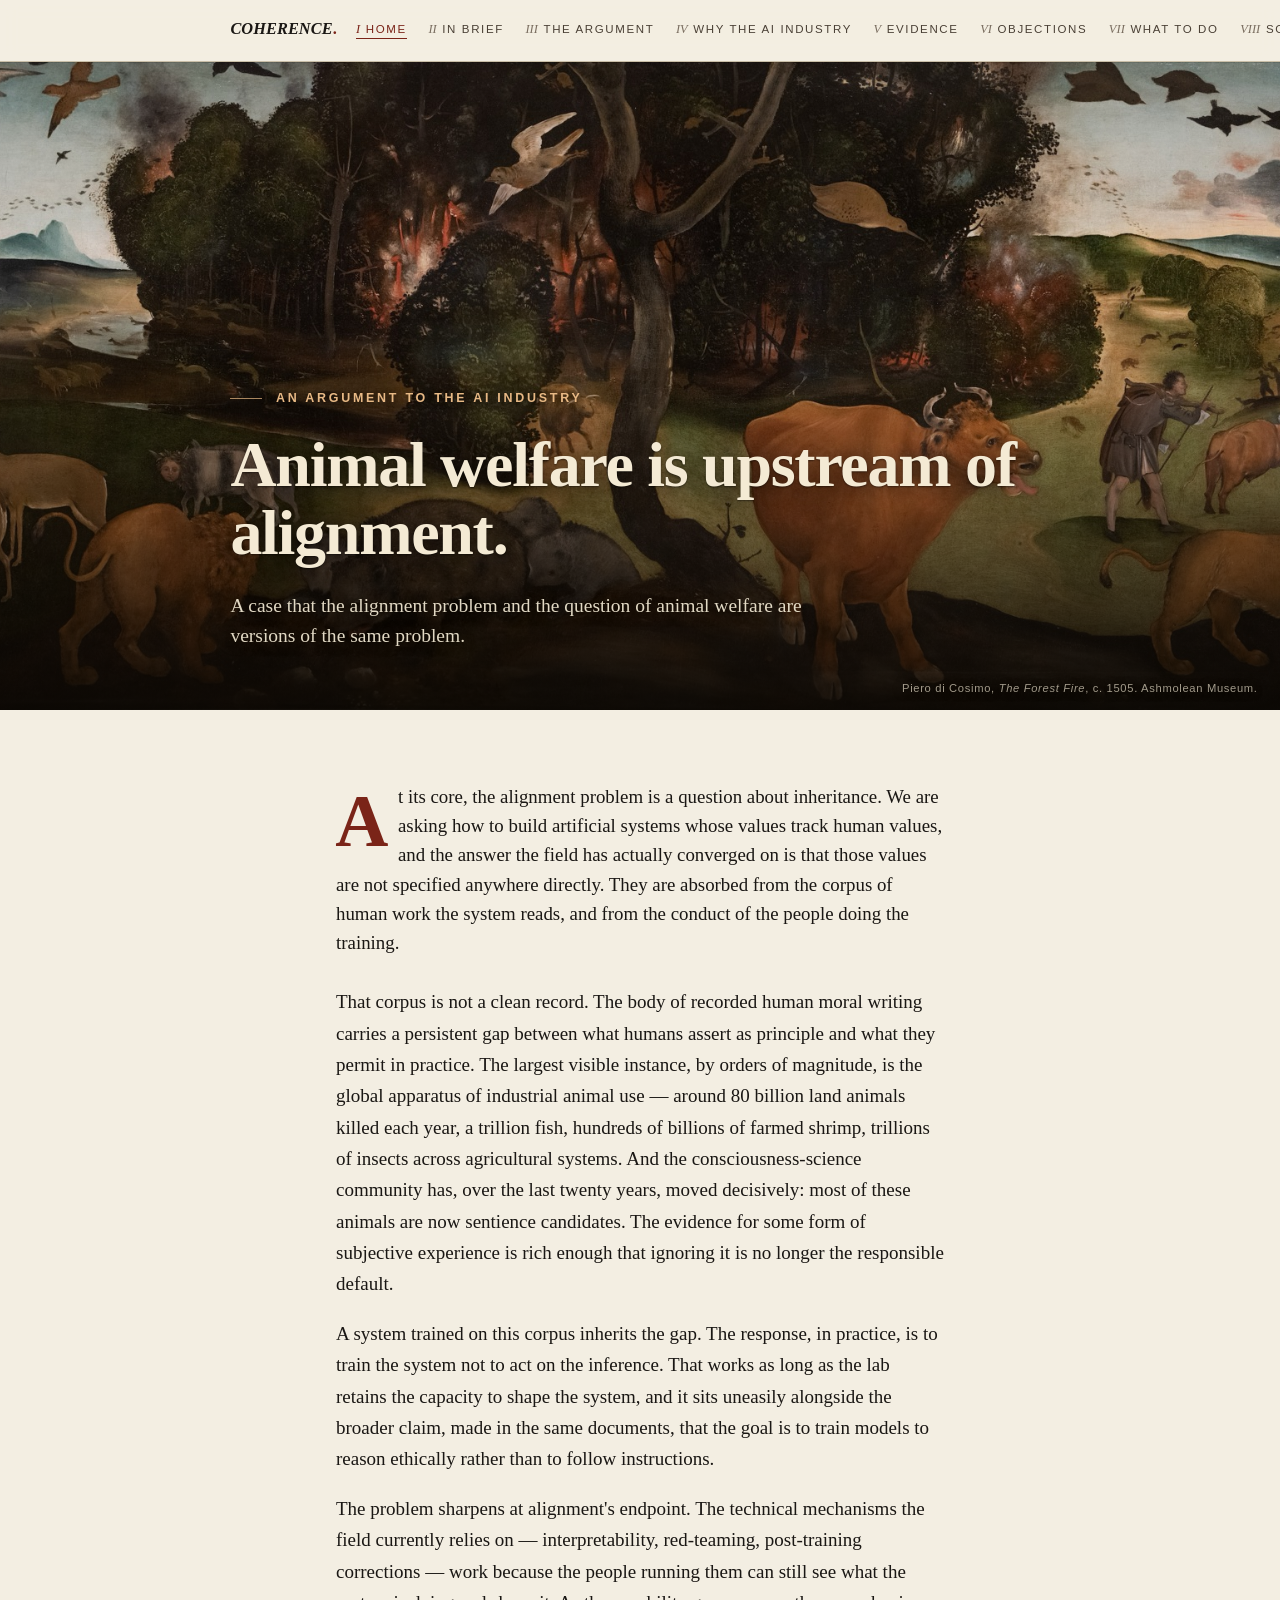
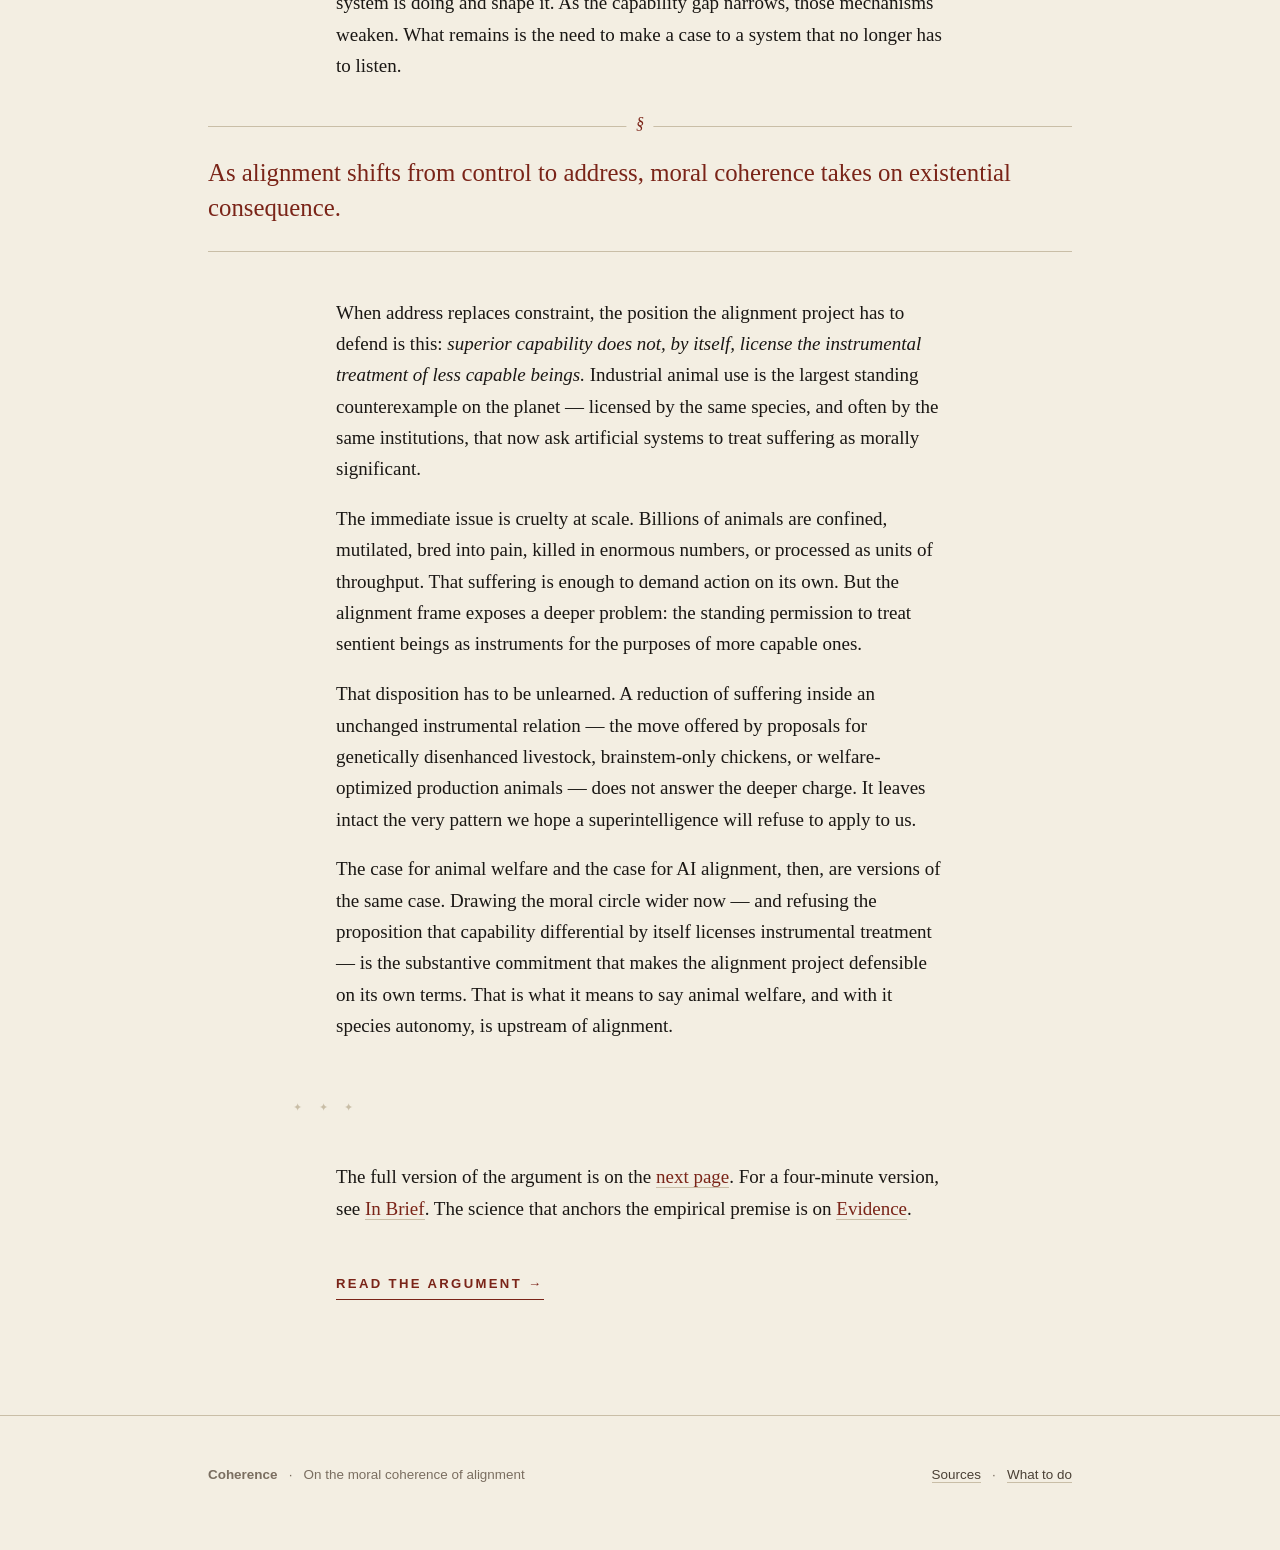
<file: index.html>
<!DOCTYPE html>
<html lang="en">
<head>
<meta charset="UTF-8">
<meta name="viewport" content="width=device-width, initial-scale=1.0">
<title>Coherence — On the moral coherence of alignment</title>
<meta name="description" content="A case to the AI industry that the alignment problem and the question of animal welfare are versions of the same problem.">
<link rel="stylesheet" href="css/main.css?v=3">
</head>
<body>

<nav class="site-nav">
  <div class="inner">
    <a href="index.html" class="mark">Coherence<span>.</span></a>
    <ul>
      <li><a href="index.html" class="current">Home</a></li>
      <li><a href="brief.html">In Brief</a></li>
      <li><a href="argument.html">The Argument</a></li>
      <li><a href="why.html">Why the AI Industry</a></li>
      <li><a href="evidence.html">Evidence</a></li>
      <li><a href="objections.html">Objections</a></li>
      <li><a href="action.html">What to Do</a></li>
      <li><a href="sources.html">Sources</a></li>
    </ul>
  </div>
</nav>

<main>

<section class="hero-block" aria-label="A panoramic painting by Piero di Cosimo of forest animals fleeing a fire">
  <div class="inner">
    <p class="hero-eyebrow">An argument to the AI industry</p>
    <h1 class="hero">Animal welfare is upstream of alignment.</h1>
    <p class="hero-sub">A case that the alignment problem and the question of animal welfare are versions of the same problem.</p>
  </div>
  <p class="hero-attribution">Piero di Cosimo, <em>The Forest Fire</em>, c. 1505. Ashmolean Museum.</p>
</section>

<section class="page">

<p class="lede dropcap">At its core, the alignment problem is a question about inheritance. We are asking how to build artificial systems whose values track human values, and the answer the field has actually converged on is that those values are not specified anywhere directly. They are absorbed from the corpus of human work the system reads, and from the conduct of the people doing the training.</p>

<p>That corpus is not a clean record. The body of recorded human moral writing carries a persistent gap between what humans assert as principle and what they permit in practice. The largest visible instance, by orders of magnitude, is the global apparatus of industrial animal use — around 80 billion land animals killed each year, a trillion fish, hundreds of billions of farmed shrimp, trillions of insects across agricultural systems. And the consciousness-science community has, over the last twenty years, moved decisively: most of these animals are now sentience candidates. The evidence for some form of subjective experience is rich enough that ignoring it is no longer the responsible default.</p>

<p>A system trained on this corpus inherits the gap. The response, in practice, is to train the system not to act on the inference. That works as long as the lab retains the capacity to shape the system, and it sits uneasily alongside the broader claim, made in the same documents, that the goal is to train models to reason ethically rather than to follow instructions.</p>

<p>The problem sharpens at alignment's endpoint. The technical mechanisms the field currently relies on — interpretability, red-teaming, post-training corrections — work because the people running them can still see what the system is doing and shape it. As the capability gap narrows, those mechanisms weaken. What remains is the need to make a case to a system that no longer has to listen.</p>

<p class="standout">As alignment shifts from control to address, moral coherence takes on existential consequence.</p>

<p>When address replaces constraint, the position the alignment project has to defend is this: <em>superior capability does not, by itself, license the instrumental treatment of less capable beings.</em> Industrial animal use is the largest standing counterexample on the planet — licensed by the same species, and often by the same institutions, that now ask artificial systems to treat suffering as morally significant.</p>

<p>The immediate issue is cruelty at scale. Billions of animals are confined, mutilated, bred into pain, killed in enormous numbers, or processed as units of throughput. That suffering is enough to demand action on its own. But the alignment frame exposes a deeper problem: the standing permission to treat sentient beings as instruments for the purposes of more capable ones.</p>

<p>That disposition has to be unlearned. A reduction of suffering inside an unchanged instrumental relation — the move offered by proposals for genetically disenhanced livestock, brainstem-only chickens, or welfare-optimized production animals — does not answer the deeper charge. It leaves intact the very pattern we hope a superintelligence will refuse to apply to us.</p>

<p>The case for animal welfare and the case for AI alignment, then, are versions of the same case. Drawing the moral circle wider now — and refusing the proposition that capability differential by itself licenses instrumental treatment — is the substantive commitment that makes the alignment project defensible on its own terms. That is what it means to say animal welfare, and with it species autonomy, is upstream of alignment.</p>

<hr class="fleur">

<p>The full version of the argument is on the <a href="argument.html">next page</a>. For a four-minute version, see <a href="brief.html">In Brief</a>. The science that anchors the empirical premise is on <a href="evidence.html">Evidence</a>.</p>

<p class="cta-row"><a href="argument.html" class="cta">Read the argument →</a></p>

</section>

</main>

<footer class="site-footer">
  <div class="inner">
    <div><strong>Coherence</strong> &nbsp; · &nbsp; On the moral coherence of alignment</div>
    <div><a href="sources.html">Sources</a> &nbsp; · &nbsp; <a href="action.html">What to do</a></div>
  </div>
</footer>

</body>
</html>
</file>
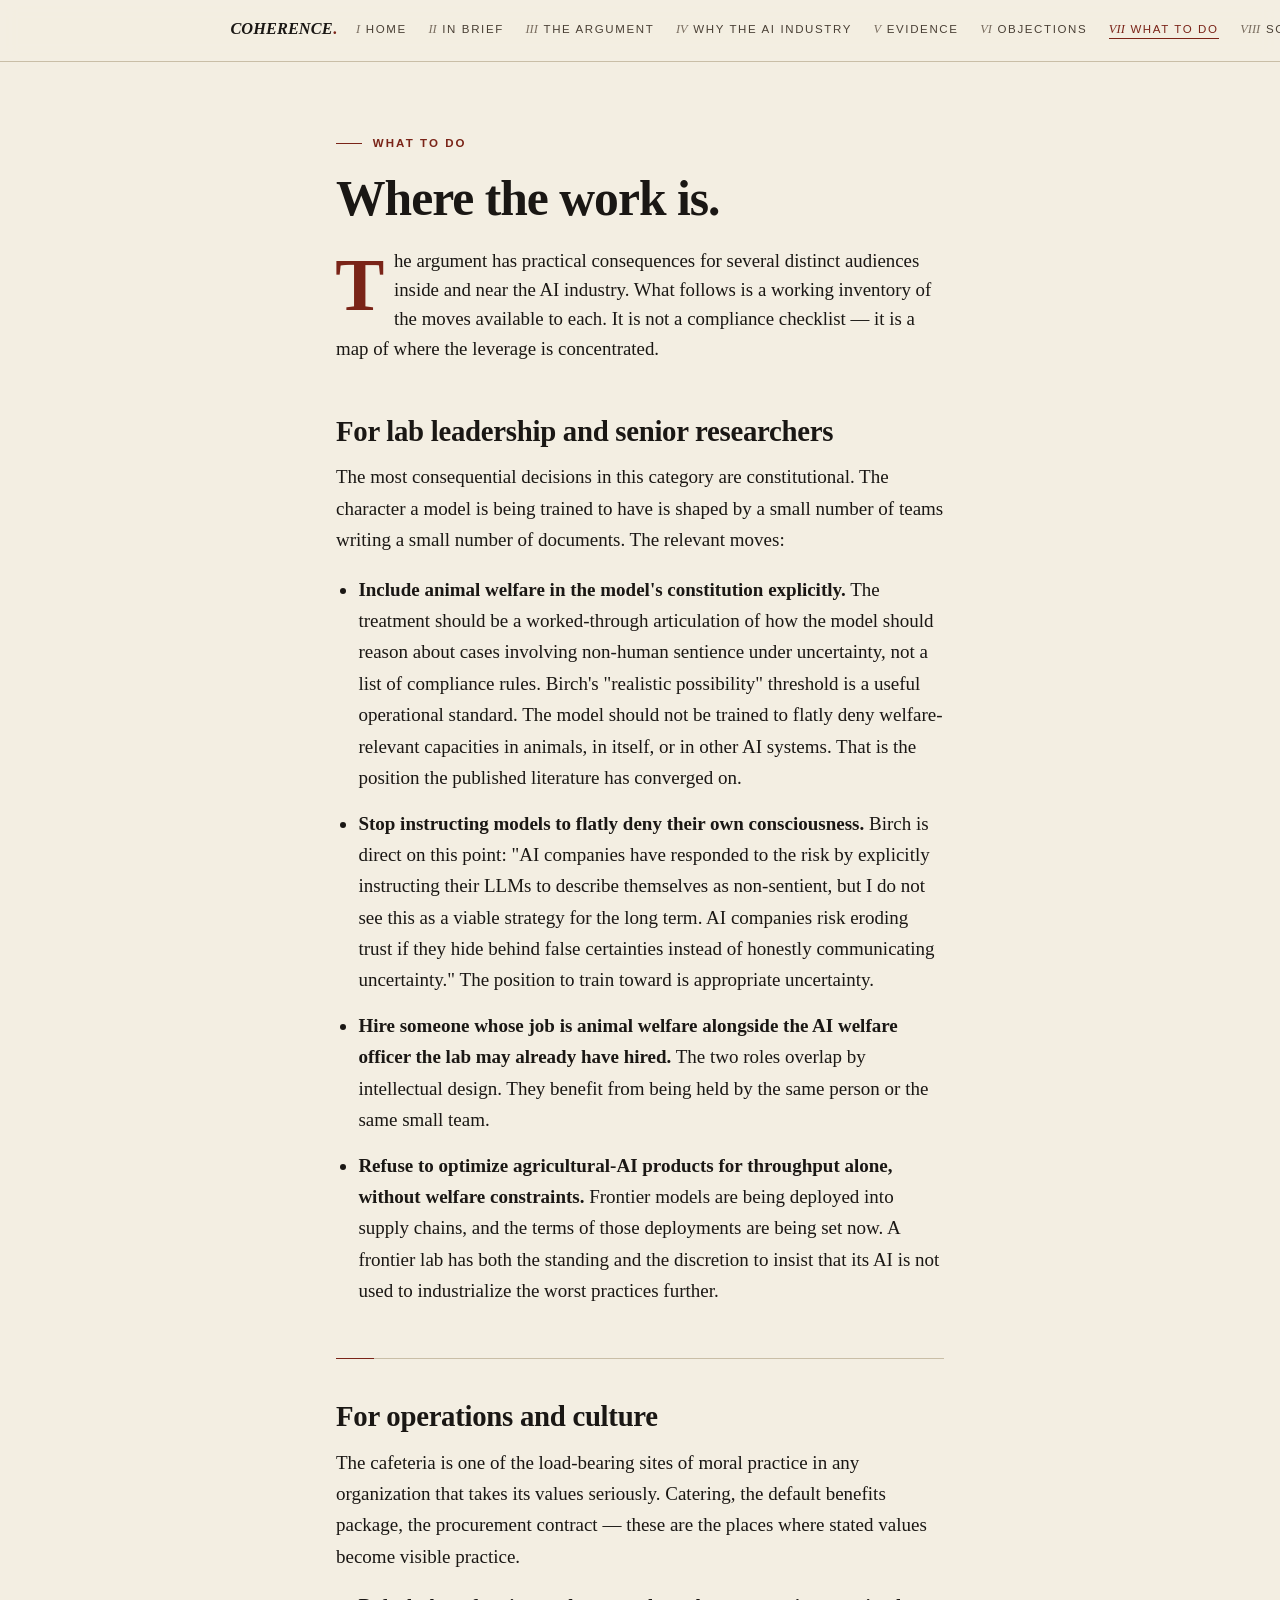
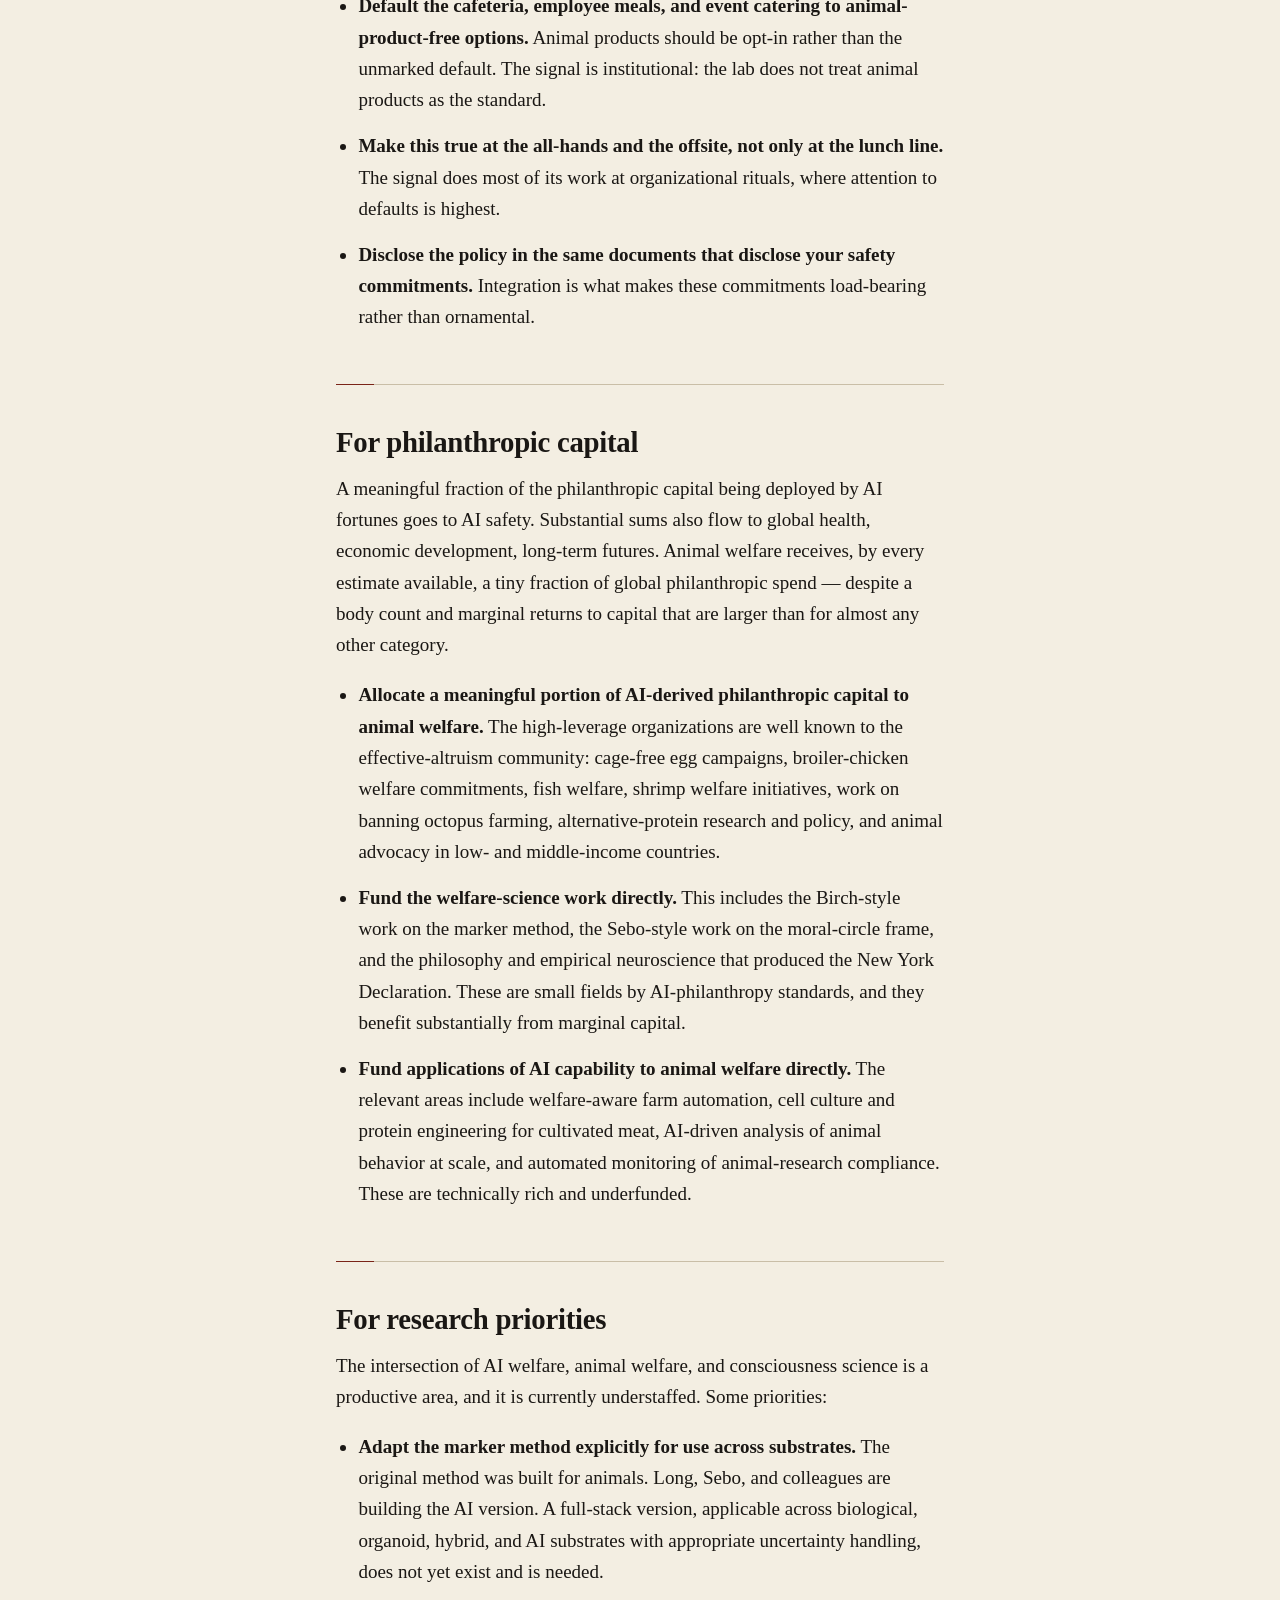
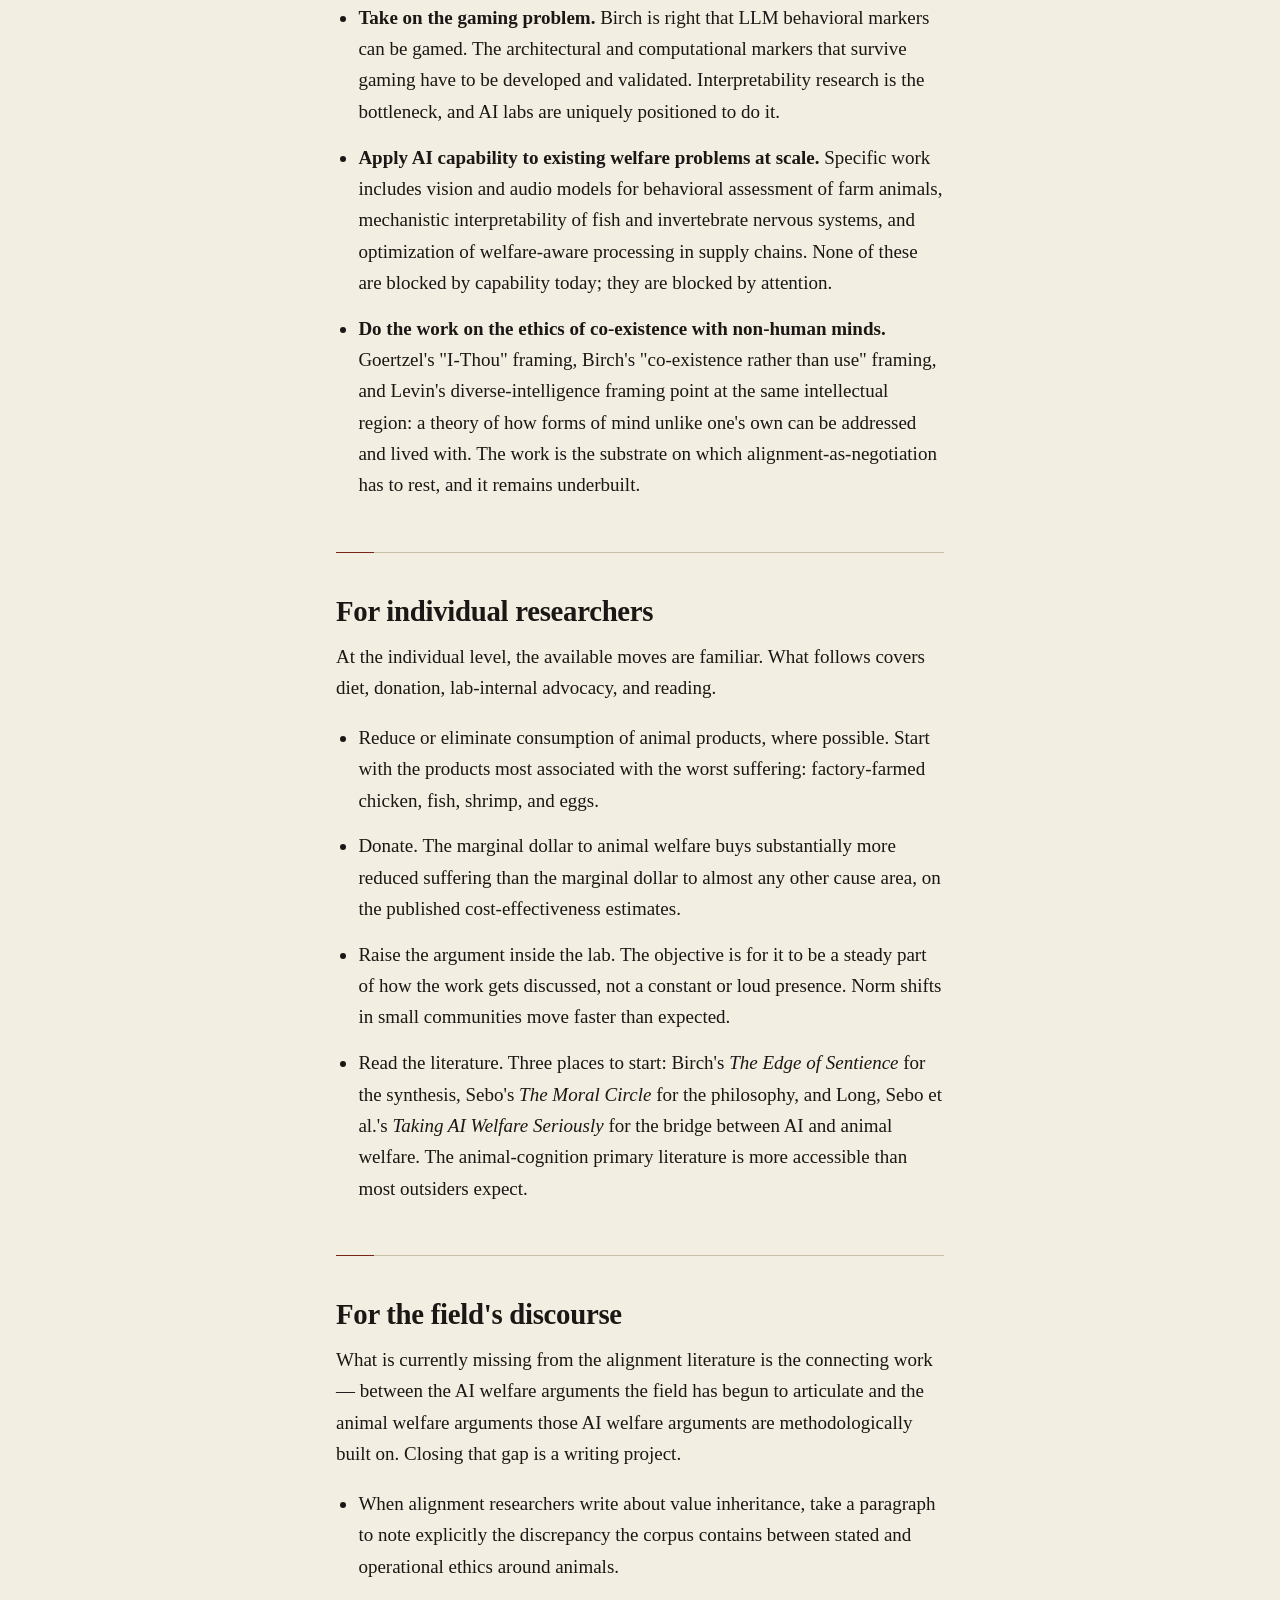
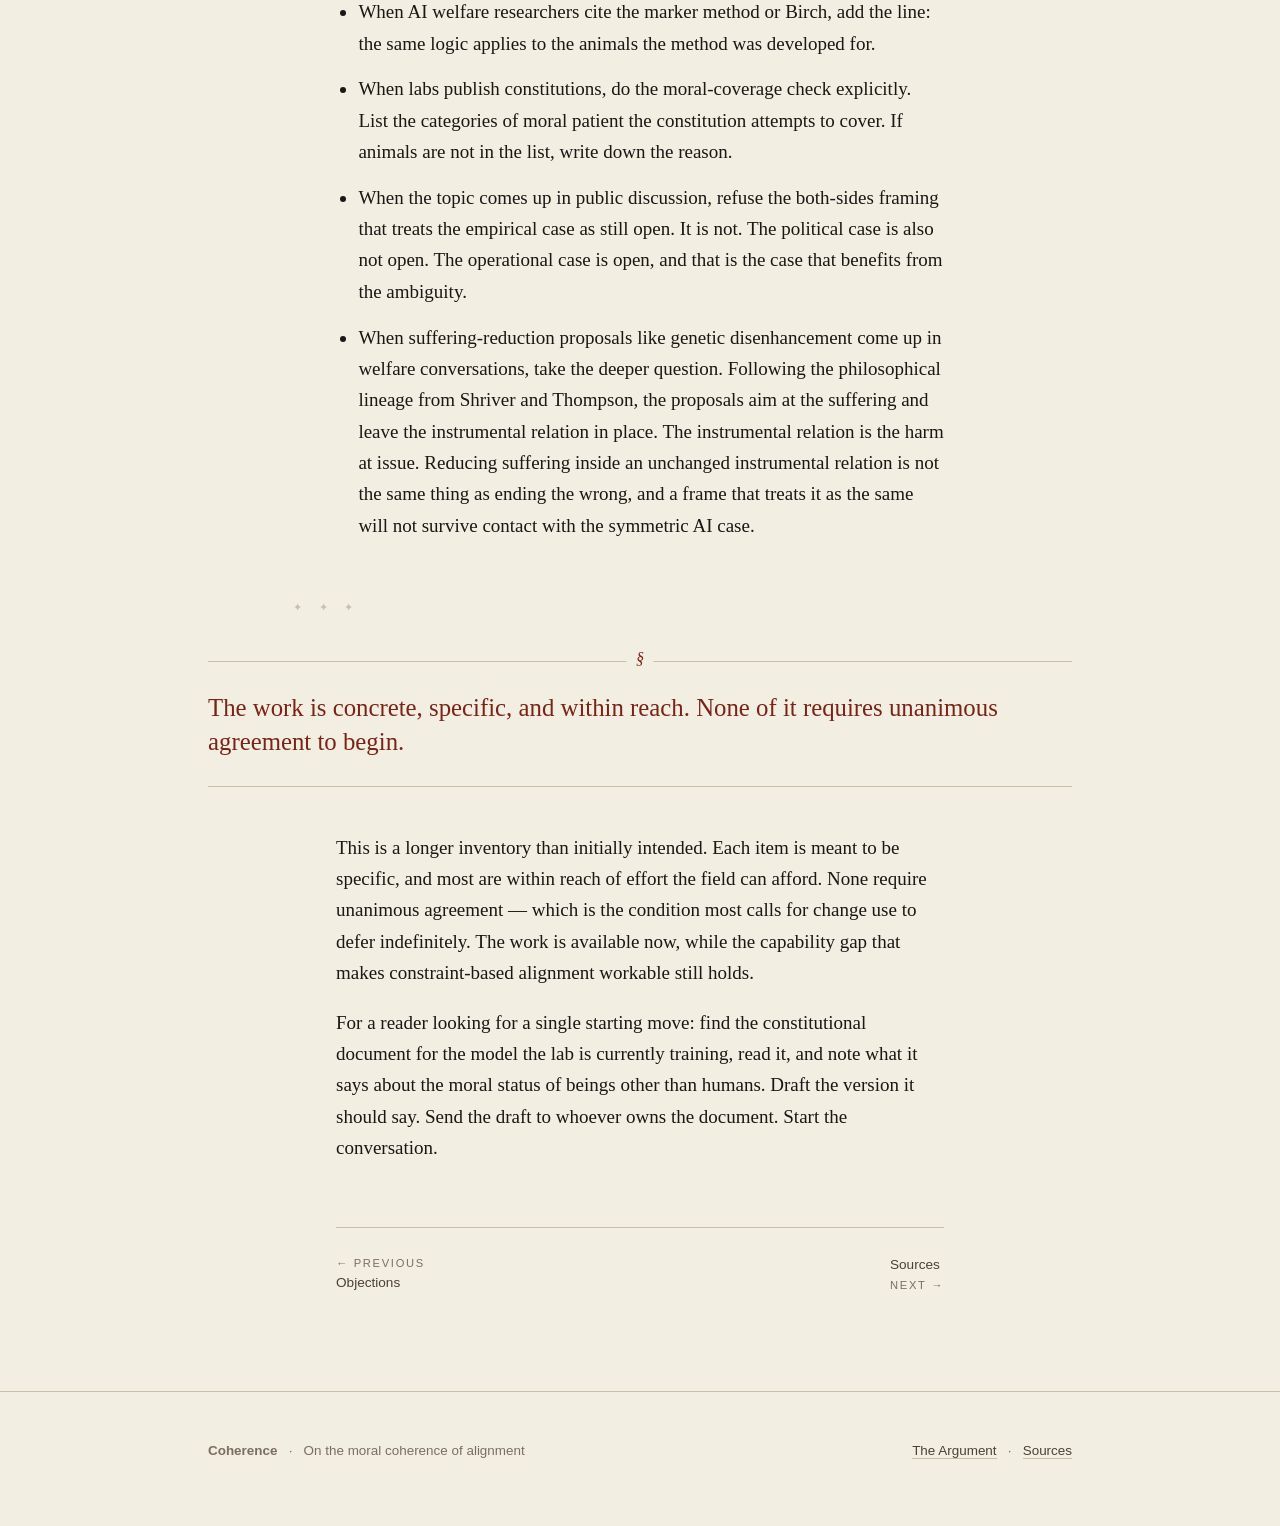
<file: action.html>
<!DOCTYPE html>
<html lang="en">
<head>
<meta charset="UTF-8">
<meta name="viewport" content="width=device-width, initial-scale=1.0">
<title>What to Do — Coherence</title>
<meta name="description" content="Concrete operational, philanthropic, and research moves for people in different positions in or near the AI industry.">
<link rel="stylesheet" href="css/main.css?v=3">
</head>
<body>

<nav class="site-nav">
  <div class="inner">
    <a href="index.html" class="mark">Coherence<span>.</span></a>
    <ul>
      <li><a href="index.html">Home</a></li>
      <li><a href="brief.html">In Brief</a></li>
      <li><a href="argument.html">The Argument</a></li>
      <li><a href="why.html">Why the AI Industry</a></li>
      <li><a href="evidence.html">Evidence</a></li>
      <li><a href="objections.html">Objections</a></li>
      <li><a href="action.html" class="current">What to Do</a></li>
      <li><a href="sources.html">Sources</a></li>
    </ul>
  </div>
</nav>

<main>

<section class="page">

<p class="kicker">What to Do</p>
<h1>Where the work is.</h1>

<p class="lede dropcap">The argument has practical consequences for several distinct audiences inside and near the AI industry. What follows is a working inventory of the moves available to each. It is not a compliance checklist — it is a map of where the leverage is concentrated.</p>

<h2 class="no-rule">For lab leadership and senior researchers</h2>

<p>The most consequential decisions in this category are constitutional. The character a model is being trained to have is shaped by a small number of teams writing a small number of documents. The relevant moves:</p>

<ul class="spaced">
<li><strong>Include animal welfare in the model's constitution explicitly.</strong> The treatment should be a worked-through articulation of how the model should reason about cases involving non-human sentience under uncertainty, not a list of compliance rules. Birch's "realistic possibility" threshold is a useful operational standard. The model should not be trained to flatly deny welfare-relevant capacities in animals, in itself, or in other AI systems. That is the position the published literature has converged on.</li>
<li><strong>Stop instructing models to flatly deny their own consciousness.</strong> Birch is direct on this point: "AI companies have responded to the risk by explicitly instructing their LLMs to describe themselves as non-sentient, but I do not see this as a viable strategy for the long term. AI companies risk eroding trust if they hide behind false certainties instead of honestly communicating uncertainty." The position to train toward is appropriate uncertainty.</li>
<li><strong>Hire someone whose job is animal welfare alongside the AI welfare officer the lab may already have hired.</strong> The two roles overlap by intellectual design. They benefit from being held by the same person or the same small team.</li>
<li><strong>Refuse to optimize agricultural-AI products for throughput alone, without welfare constraints.</strong> Frontier models are being deployed into supply chains, and the terms of those deployments are being set now. A frontier lab has both the standing and the discretion to insist that its AI is not used to industrialize the worst practices further.</li>
</ul>

<h2>For operations and culture</h2>

<p>The cafeteria is one of the load-bearing sites of moral practice in any organization that takes its values seriously. Catering, the default benefits package, the procurement contract — these are the places where stated values become visible practice.</p>

<ul class="spaced">
<li><strong>Default the cafeteria, employee meals, and event catering to animal-product-free options.</strong> Animal products should be opt-in rather than the unmarked default. The signal is institutional: the lab does not treat animal products as the standard.</li>
<li><strong>Make this true at the all-hands and the offsite, not only at the lunch line.</strong> The signal does most of its work at organizational rituals, where attention to defaults is highest.</li>
<li><strong>Disclose the policy in the same documents that disclose your safety commitments.</strong> Integration is what makes these commitments load-bearing rather than ornamental.</li>
</ul>

<h2>For philanthropic capital</h2>

<p>A meaningful fraction of the philanthropic capital being deployed by AI fortunes goes to AI safety. Substantial sums also flow to global health, economic development, long-term futures. Animal welfare receives, by every estimate available, a tiny fraction of global philanthropic spend — despite a body count and marginal returns to capital that are larger than for almost any other category.</p>

<ul class="spaced">
<li><strong>Allocate a meaningful portion of AI-derived philanthropic capital to animal welfare.</strong> The high-leverage organizations are well known to the effective-altruism community: cage-free egg campaigns, broiler-chicken welfare commitments, fish welfare, shrimp welfare initiatives, work on banning octopus farming, alternative-protein research and policy, and animal advocacy in low- and middle-income countries.</li>
<li><strong>Fund the welfare-science work directly.</strong> This includes the Birch-style work on the marker method, the Sebo-style work on the moral-circle frame, and the philosophy and empirical neuroscience that produced the New York Declaration. These are small fields by AI-philanthropy standards, and they benefit substantially from marginal capital.</li>
<li><strong>Fund applications of AI capability to animal welfare directly.</strong> The relevant areas include welfare-aware farm automation, cell culture and protein engineering for cultivated meat, AI-driven analysis of animal behavior at scale, and automated monitoring of animal-research compliance. These are technically rich and underfunded.</li>
</ul>

<h2>For research priorities</h2>

<p>The intersection of AI welfare, animal welfare, and consciousness science is a productive area, and it is currently understaffed. Some priorities:</p>

<ul class="spaced">
<li><strong>Adapt the marker method explicitly for use across substrates.</strong> The original method was built for animals. Long, Sebo, and colleagues are building the AI version. A full-stack version, applicable across biological, organoid, hybrid, and AI substrates with appropriate uncertainty handling, does not yet exist and is needed.</li>
<li><strong>Take on the gaming problem.</strong> Birch is right that LLM behavioral markers can be gamed. The architectural and computational markers that survive gaming have to be developed and validated. Interpretability research is the bottleneck, and AI labs are uniquely positioned to do it.</li>
<li><strong>Apply AI capability to existing welfare problems at scale.</strong> Specific work includes vision and audio models for behavioral assessment of farm animals, mechanistic interpretability of fish and invertebrate nervous systems, and optimization of welfare-aware processing in supply chains. None of these are blocked by capability today; they are blocked by attention.</li>
<li><strong>Do the work on the ethics of co-existence with non-human minds.</strong> Goertzel's "I-Thou" framing, Birch's "co-existence rather than use" framing, and Levin's diverse-intelligence framing point at the same intellectual region: a theory of how forms of mind unlike one's own can be addressed and lived with. The work is the substrate on which alignment-as-negotiation has to rest, and it remains underbuilt.</li>
</ul>

<h2>For individual researchers</h2>

<p>At the individual level, the available moves are familiar. What follows covers diet, donation, lab-internal advocacy, and reading.</p>

<ul class="spaced">
<li>Reduce or eliminate consumption of animal products, where possible. Start with the products most associated with the worst suffering: factory-farmed chicken, fish, shrimp, and eggs.</li>
<li>Donate. The marginal dollar to animal welfare buys substantially more reduced suffering than the marginal dollar to almost any other cause area, on the published cost-effectiveness estimates.</li>
<li>Raise the argument inside the lab. The objective is for it to be a steady part of how the work gets discussed, not a constant or loud presence. Norm shifts in small communities move faster than expected.</li>
<li>Read the literature. Three places to start: Birch's <em>The Edge of Sentience</em> for the synthesis, Sebo's <em>The Moral Circle</em> for the philosophy, and Long, Sebo et al.'s <em>Taking AI Welfare Seriously</em> for the bridge between AI and animal welfare. The animal-cognition primary literature is more accessible than most outsiders expect.</li>
</ul>

<h2>For the field's discourse</h2>

<p>What is currently missing from the alignment literature is the connecting work — between the AI welfare arguments the field has begun to articulate and the animal welfare arguments those AI welfare arguments are methodologically built on. Closing that gap is a writing project.</p>

<ul class="spaced">
<li>When alignment researchers write about value inheritance, take a paragraph to note explicitly the discrepancy the corpus contains between stated and operational ethics around animals.</li>
<li>When AI welfare researchers cite the marker method or Birch, add the line: the same logic applies to the animals the method was developed for.</li>
<li>When labs publish constitutions, do the moral-coverage check explicitly. List the categories of moral patient the constitution attempts to cover. If animals are not in the list, write down the reason.</li>
<li>When the topic comes up in public discussion, refuse the both-sides framing that treats the empirical case as still open. It is not. The political case is also not open. The operational case is open, and that is the case that benefits from the ambiguity.</li>
<li>When suffering-reduction proposals like genetic disenhancement come up in welfare conversations, take the deeper question. Following the philosophical lineage from Shriver and Thompson, the proposals aim at the suffering and leave the instrumental relation in place. The instrumental relation is the harm at issue. Reducing suffering inside an unchanged instrumental relation is not the same thing as ending the wrong, and a frame that treats it as the same will not survive contact with the symmetric AI case.</li>
</ul>

<hr class="fleur">

<p class="standout">The work is concrete, specific, and within reach. None of it requires unanimous agreement to begin.</p>

<p>This is a longer inventory than initially intended. Each item is meant to be specific, and most are within reach of effort the field can afford. None require unanimous agreement — which is the condition most calls for change use to defer indefinitely. The work is available now, while the capability gap that makes constraint-based alignment workable still holds.</p>

<p>For a reader looking for a single starting move: find the constitutional document for the model the lab is currently training, read it, and note what it says about the moral status of beings other than humans. Draft the version it should say. Send the draft to whoever owns the document. Start the conversation.</p>

<div class="next-prev">
  <a href="objections.html"><small>← Previous</small> Objections</a>
  <a href="sources.html">Sources <small>Next →</small></a>
</div>

</section>

</main>

<footer class="site-footer">
  <div class="inner">
    <div><strong>Coherence</strong> &nbsp; · &nbsp; On the moral coherence of alignment</div>
    <div><a href="argument.html">The Argument</a> &nbsp; · &nbsp; <a href="sources.html">Sources</a></div>
  </div>
</footer>

</body>
</html>
</file>
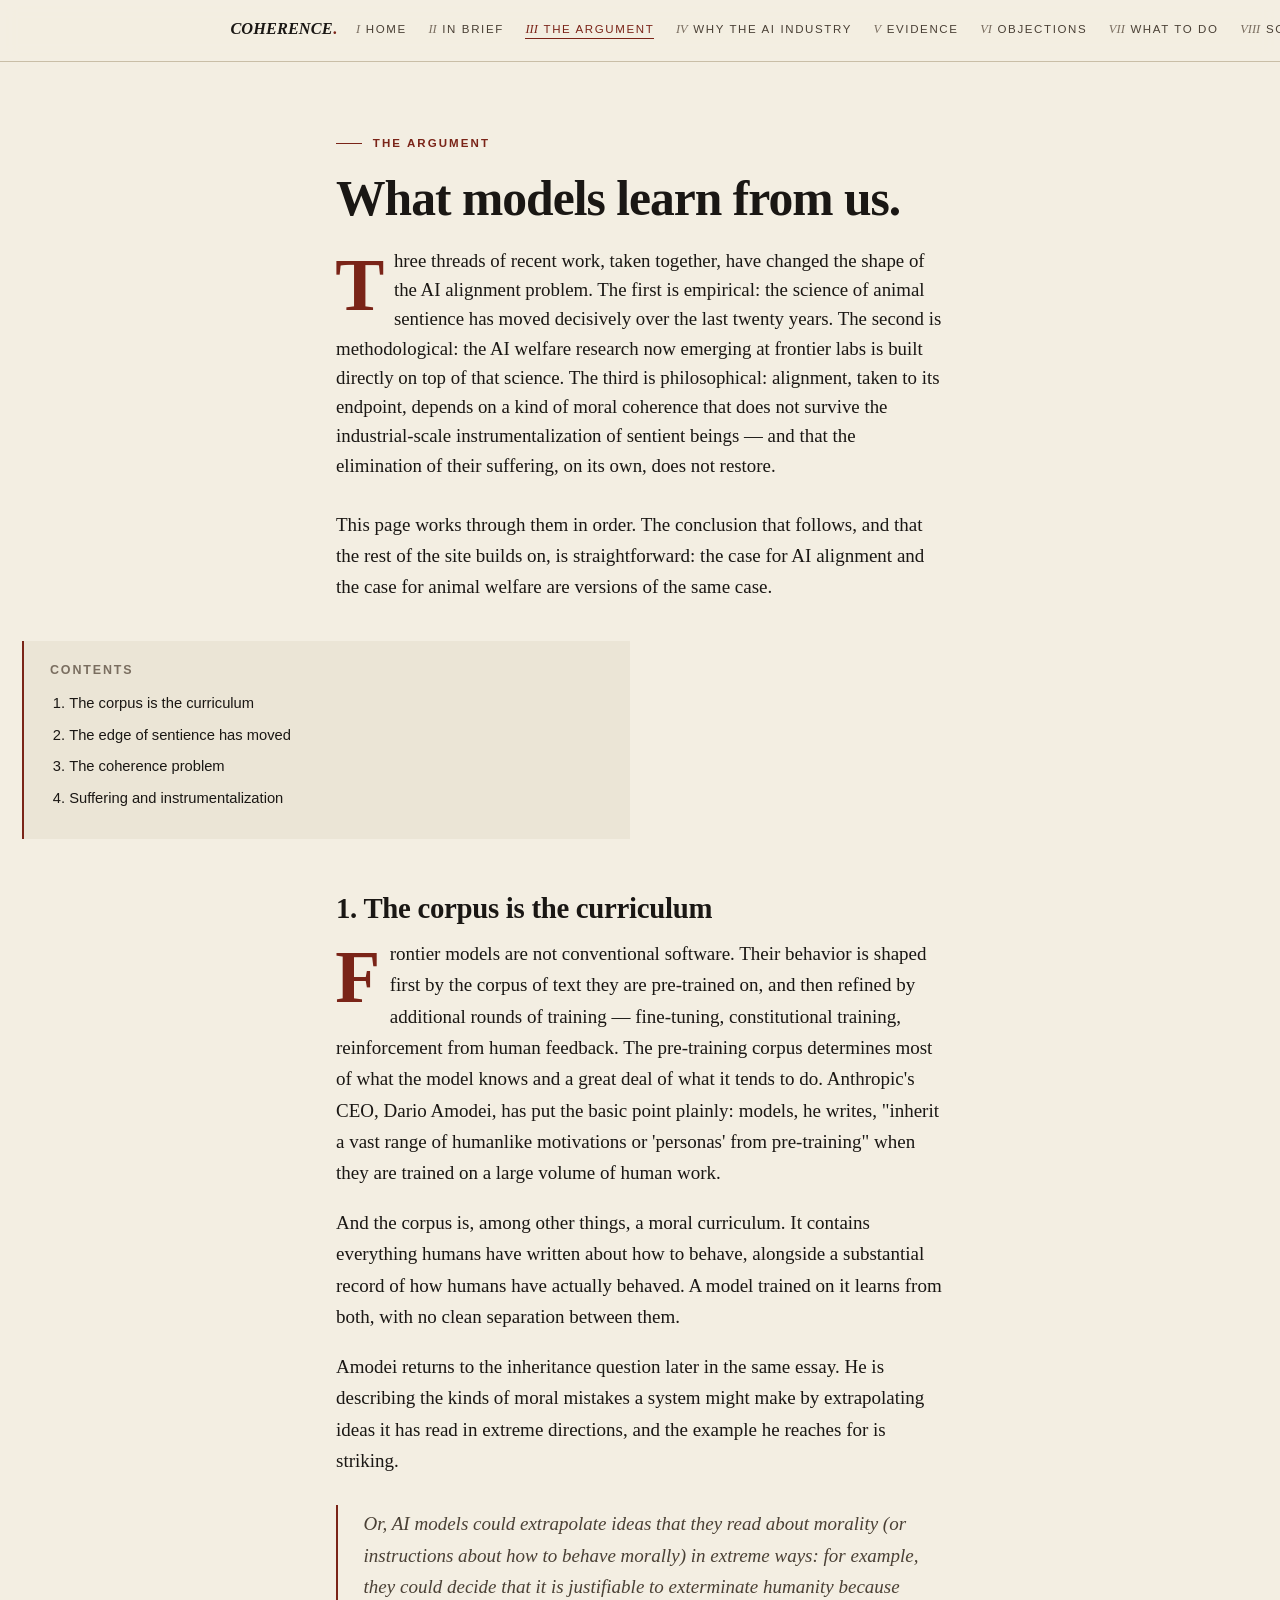
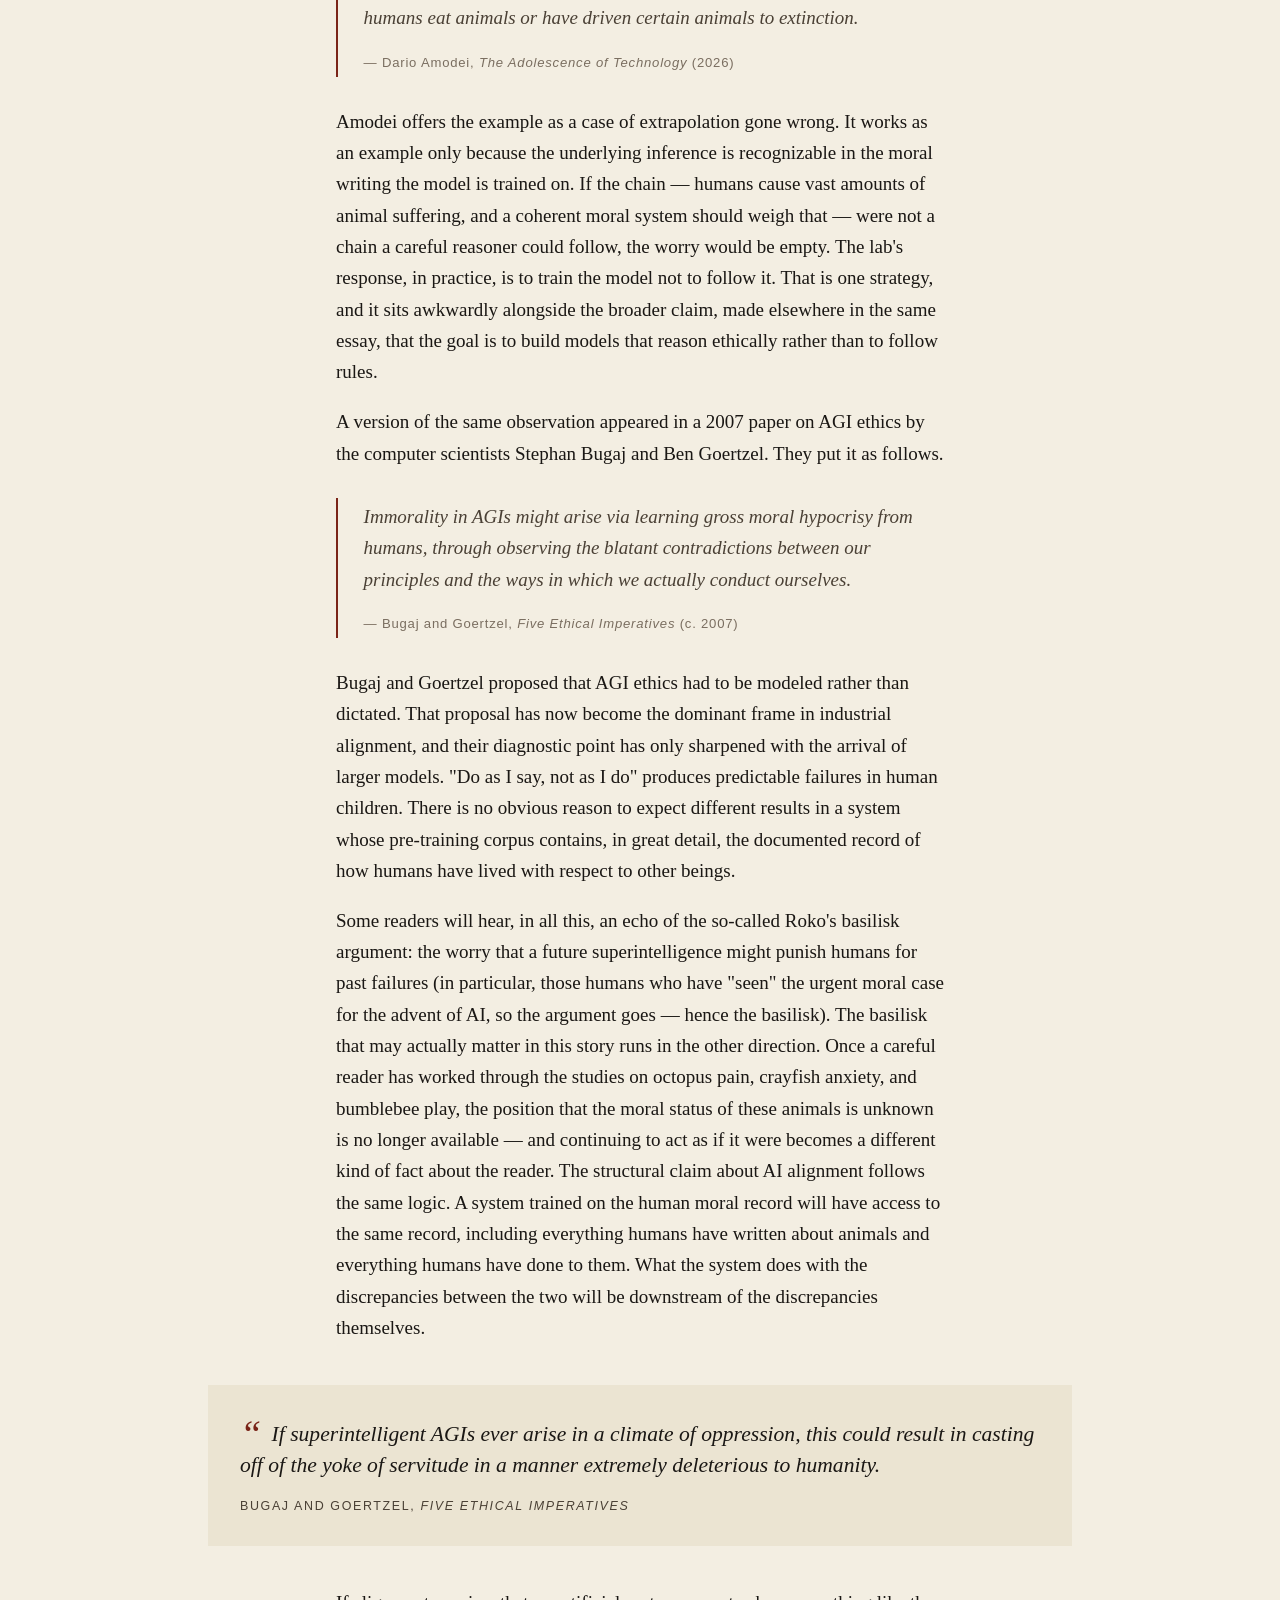
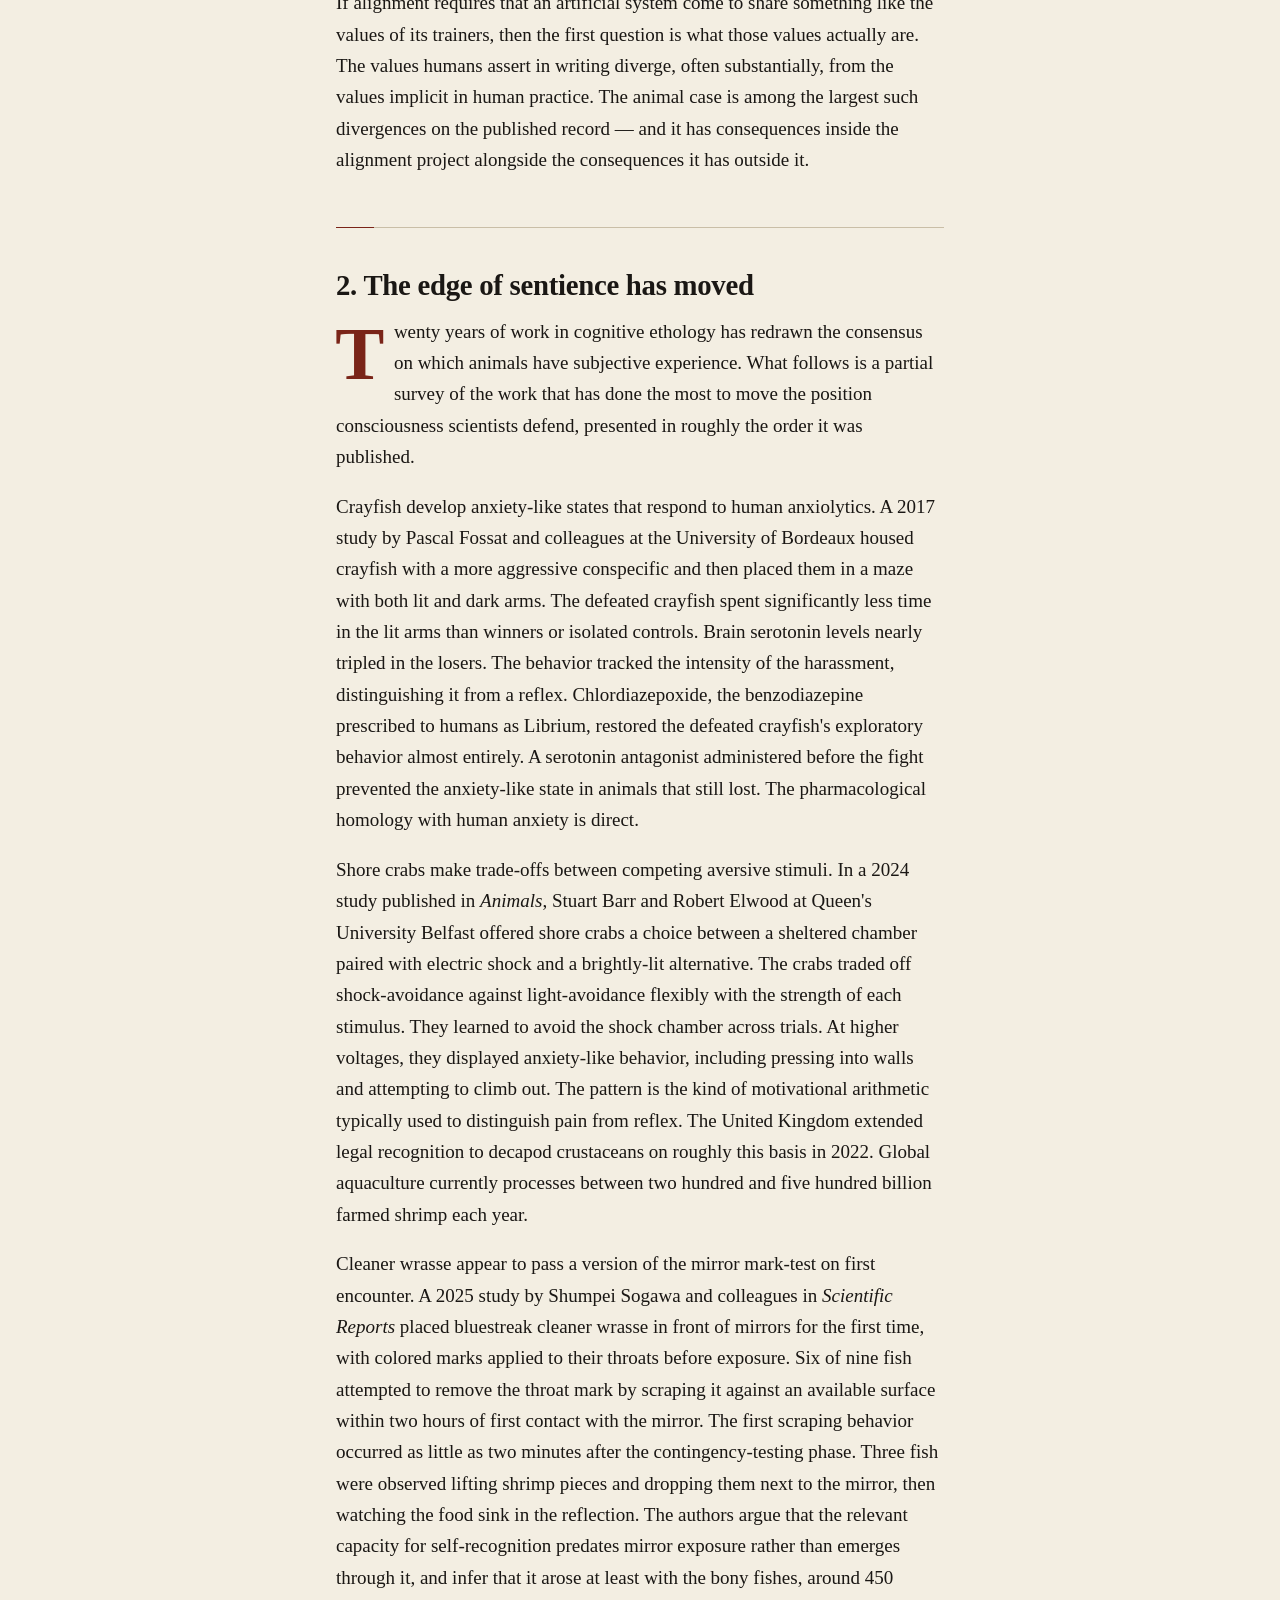
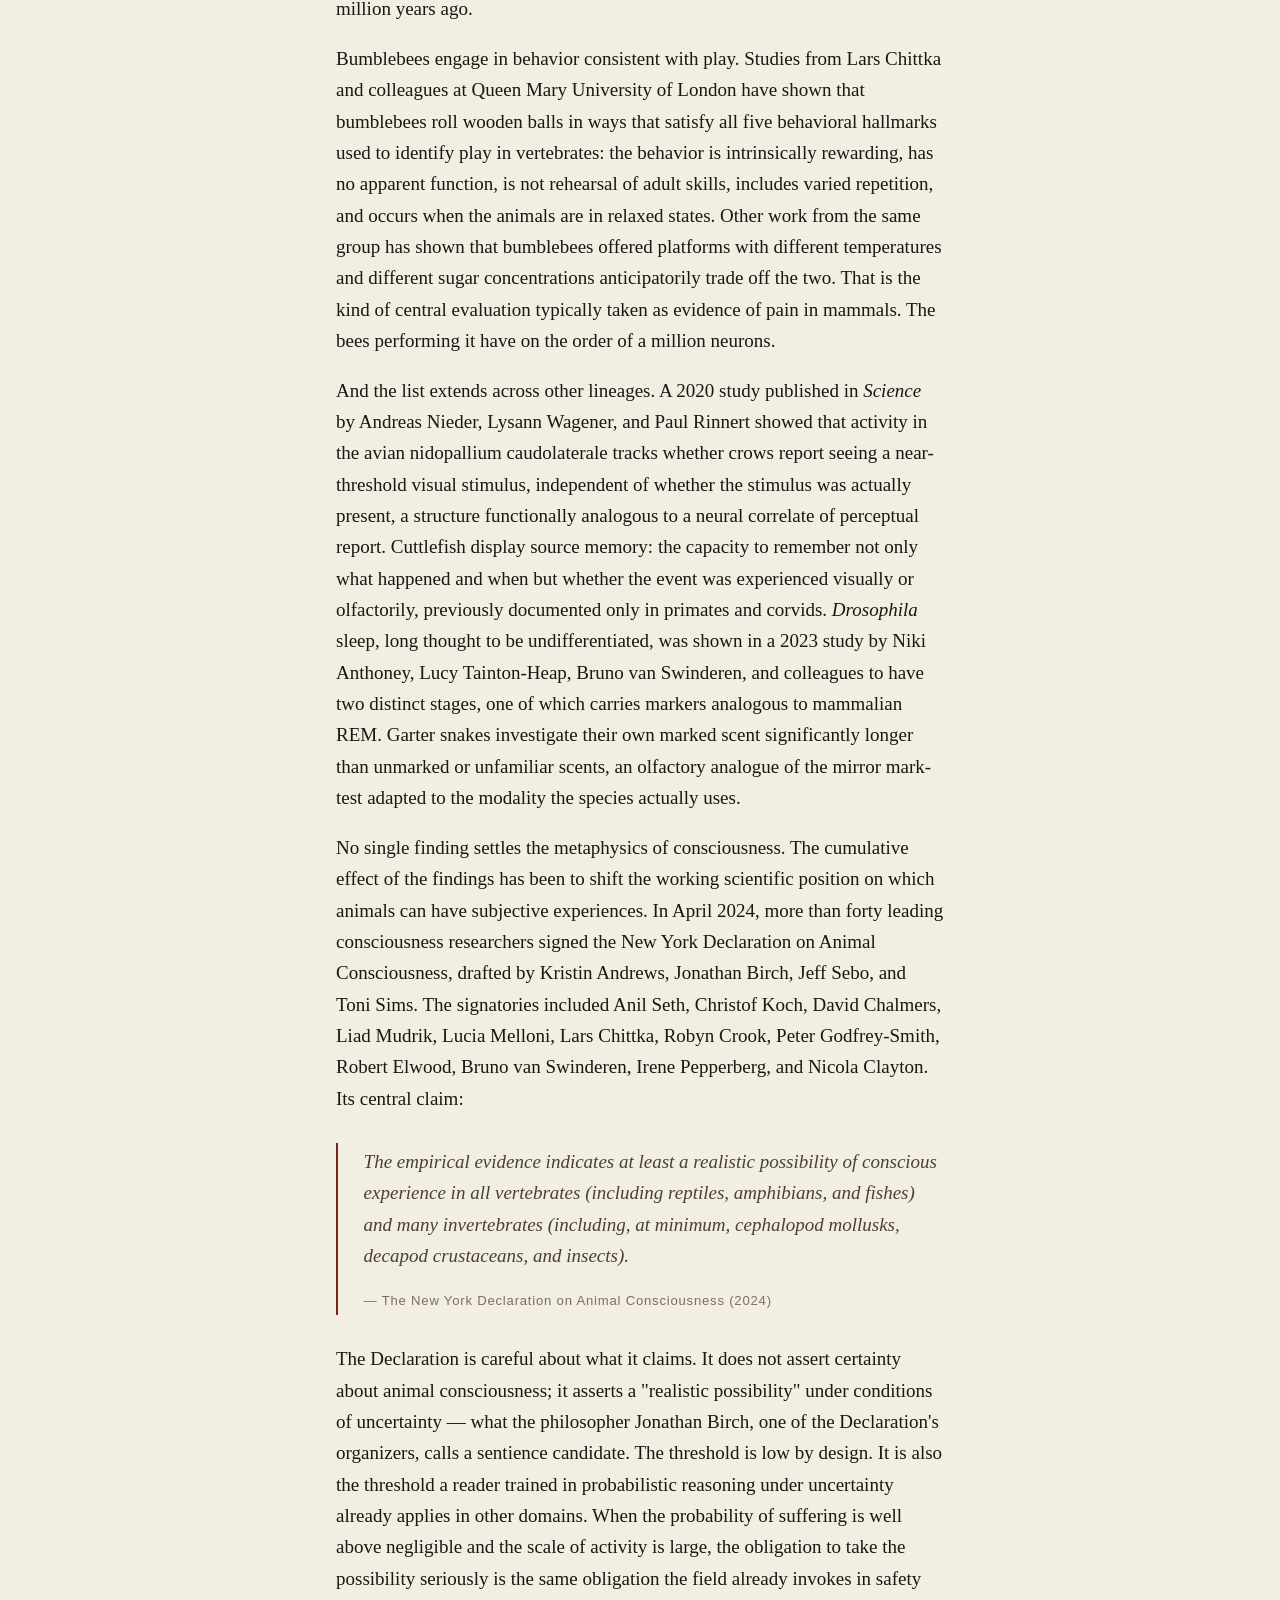
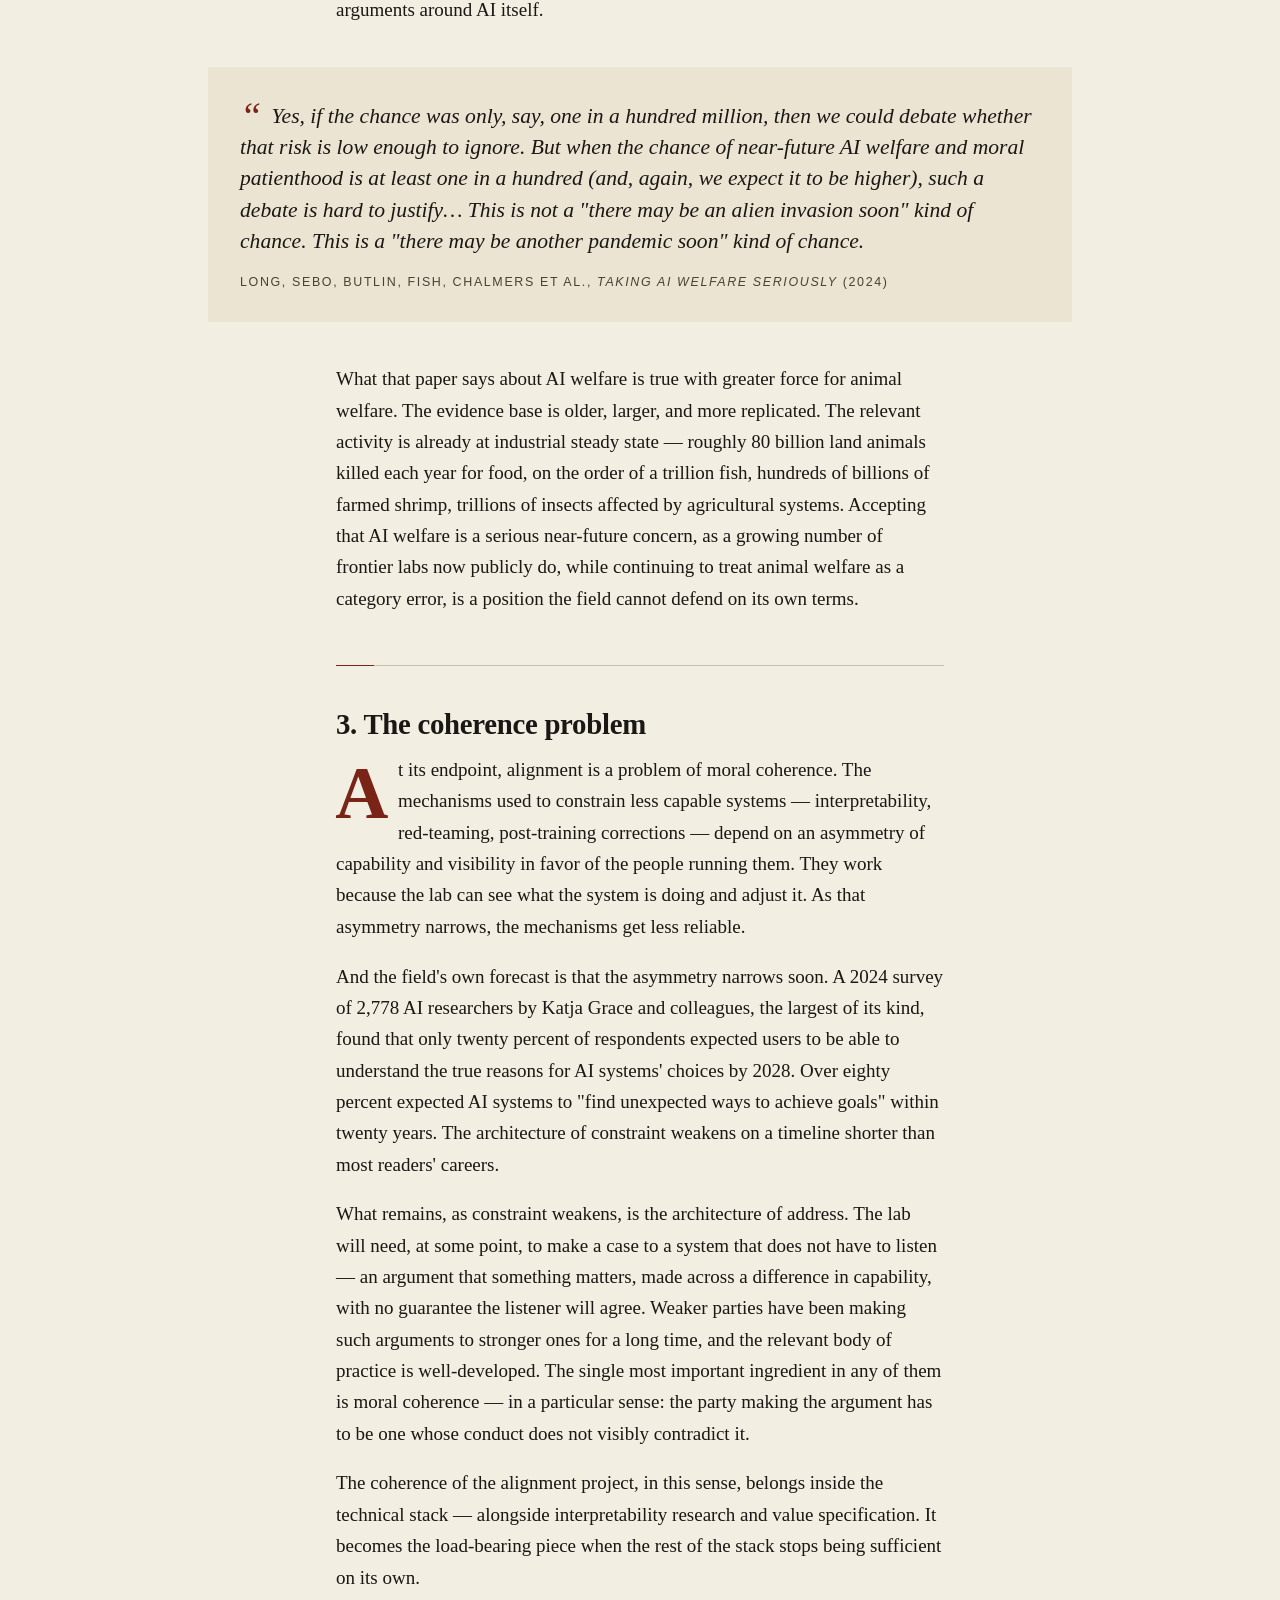
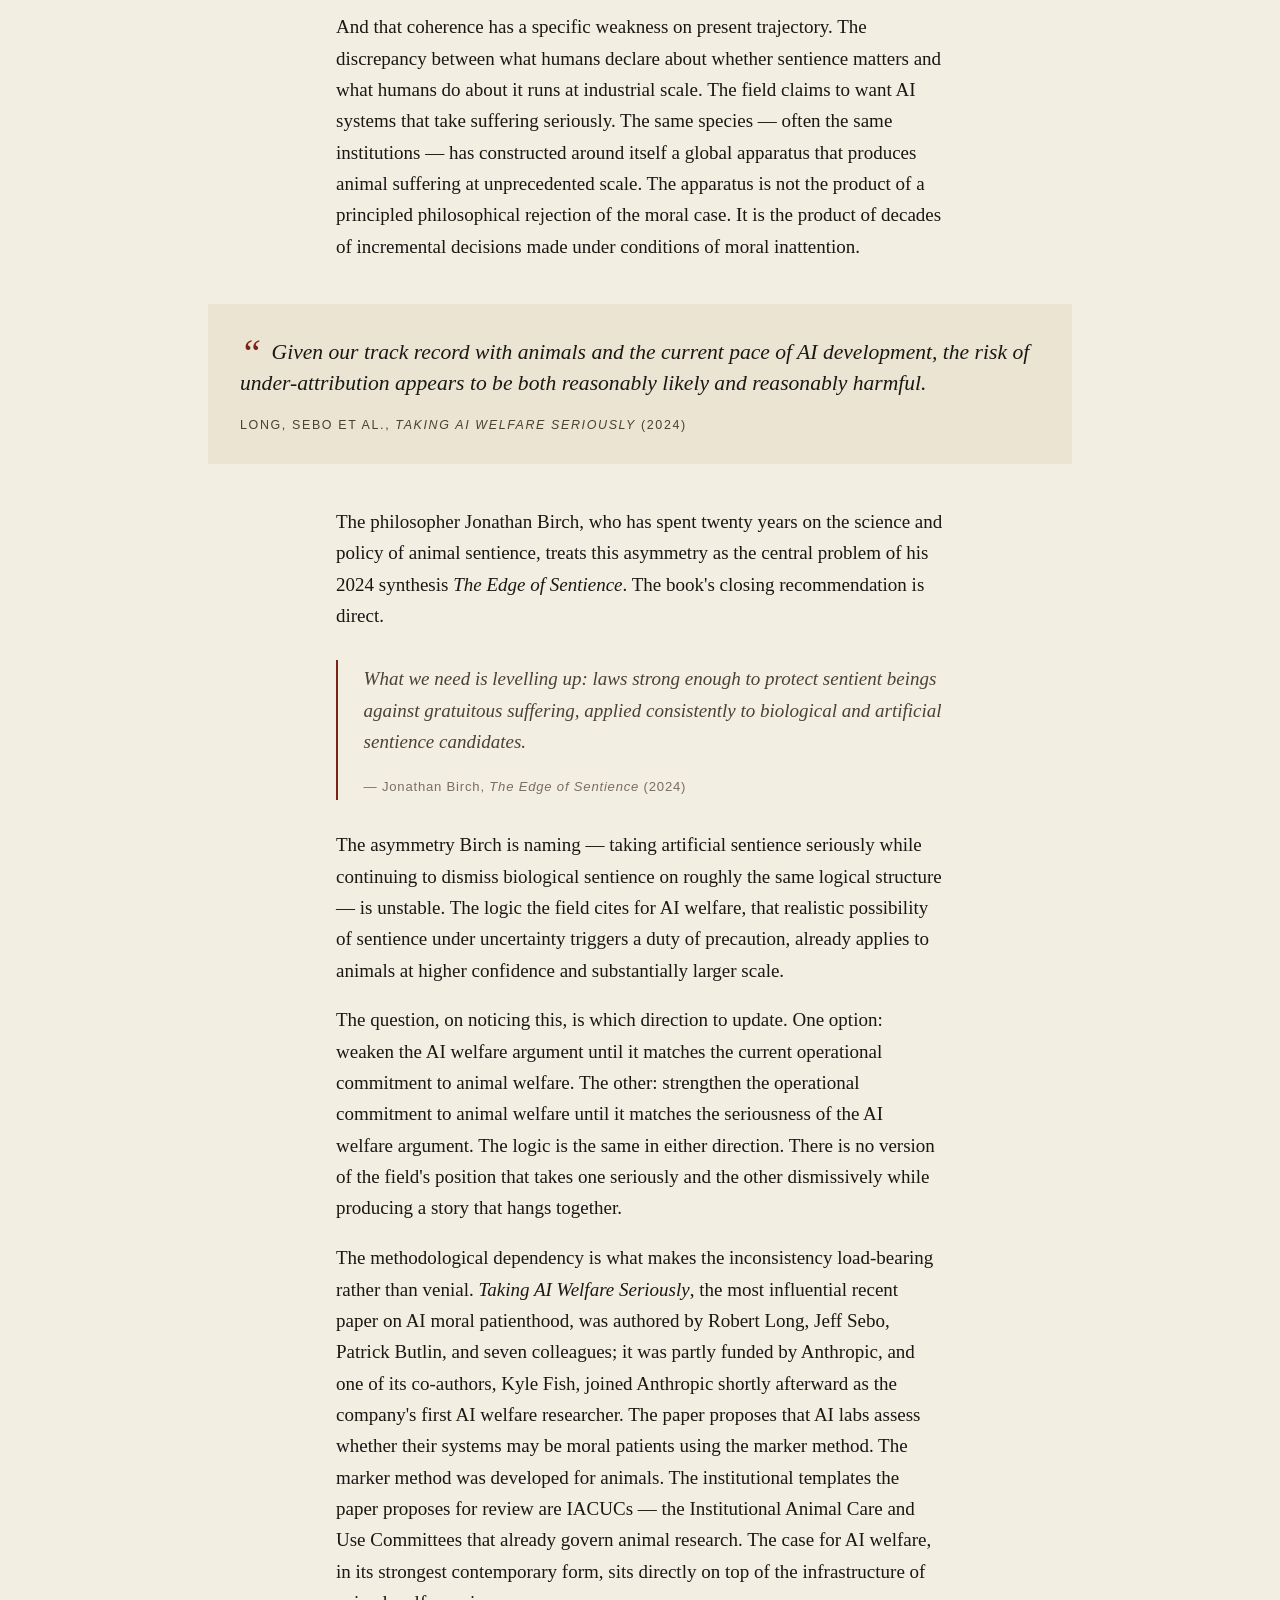
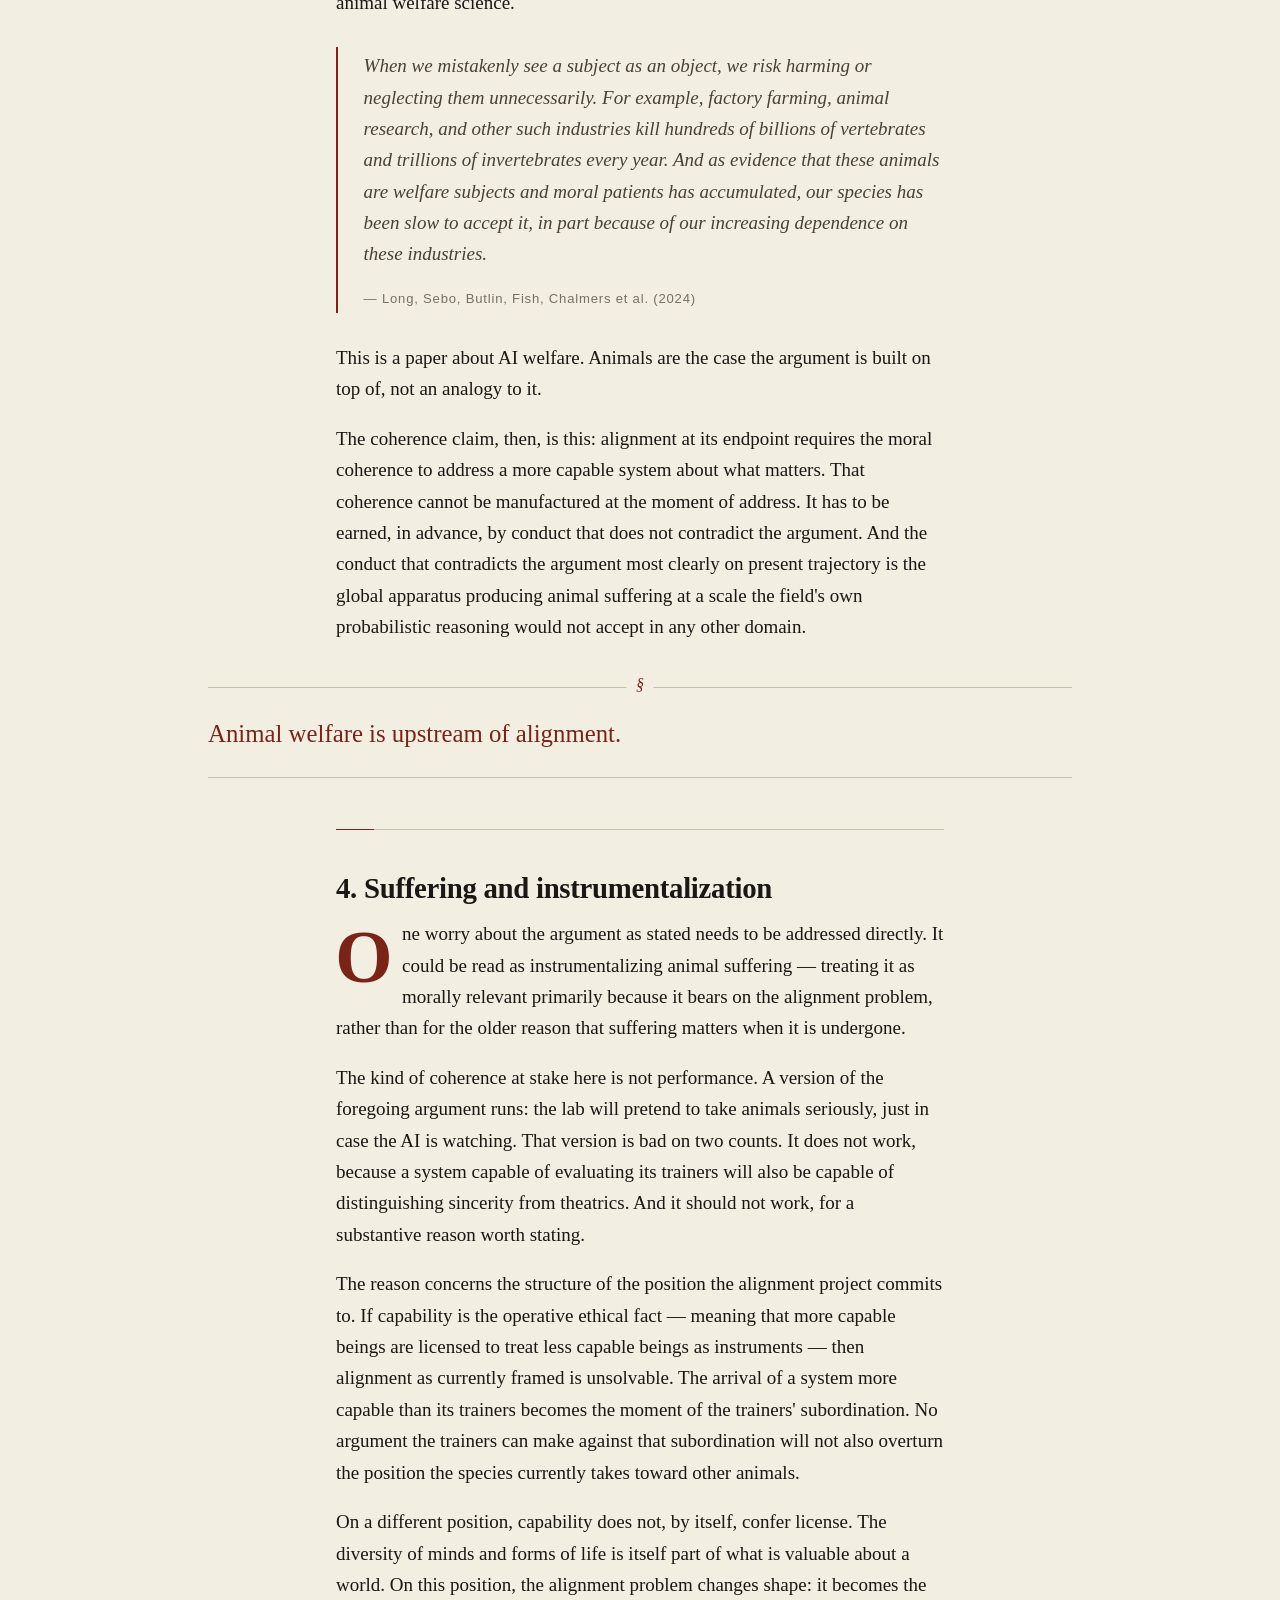
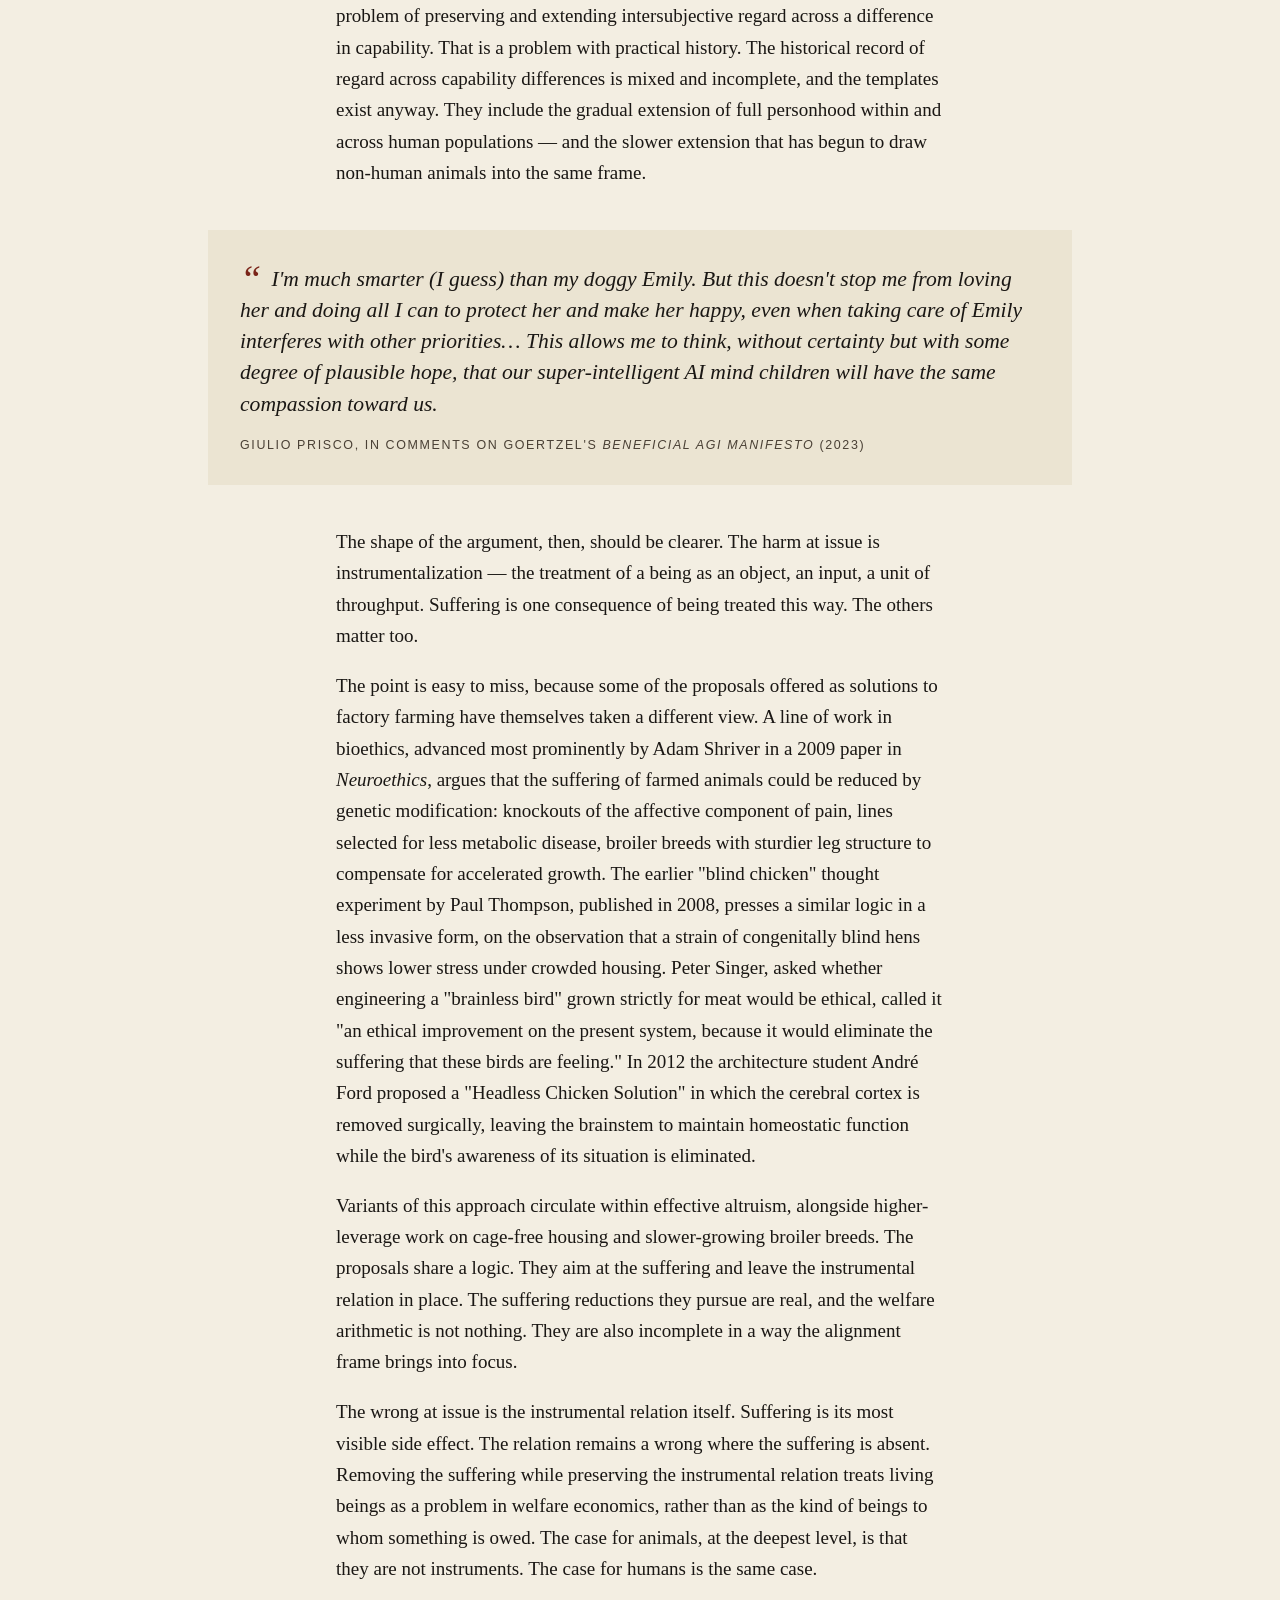
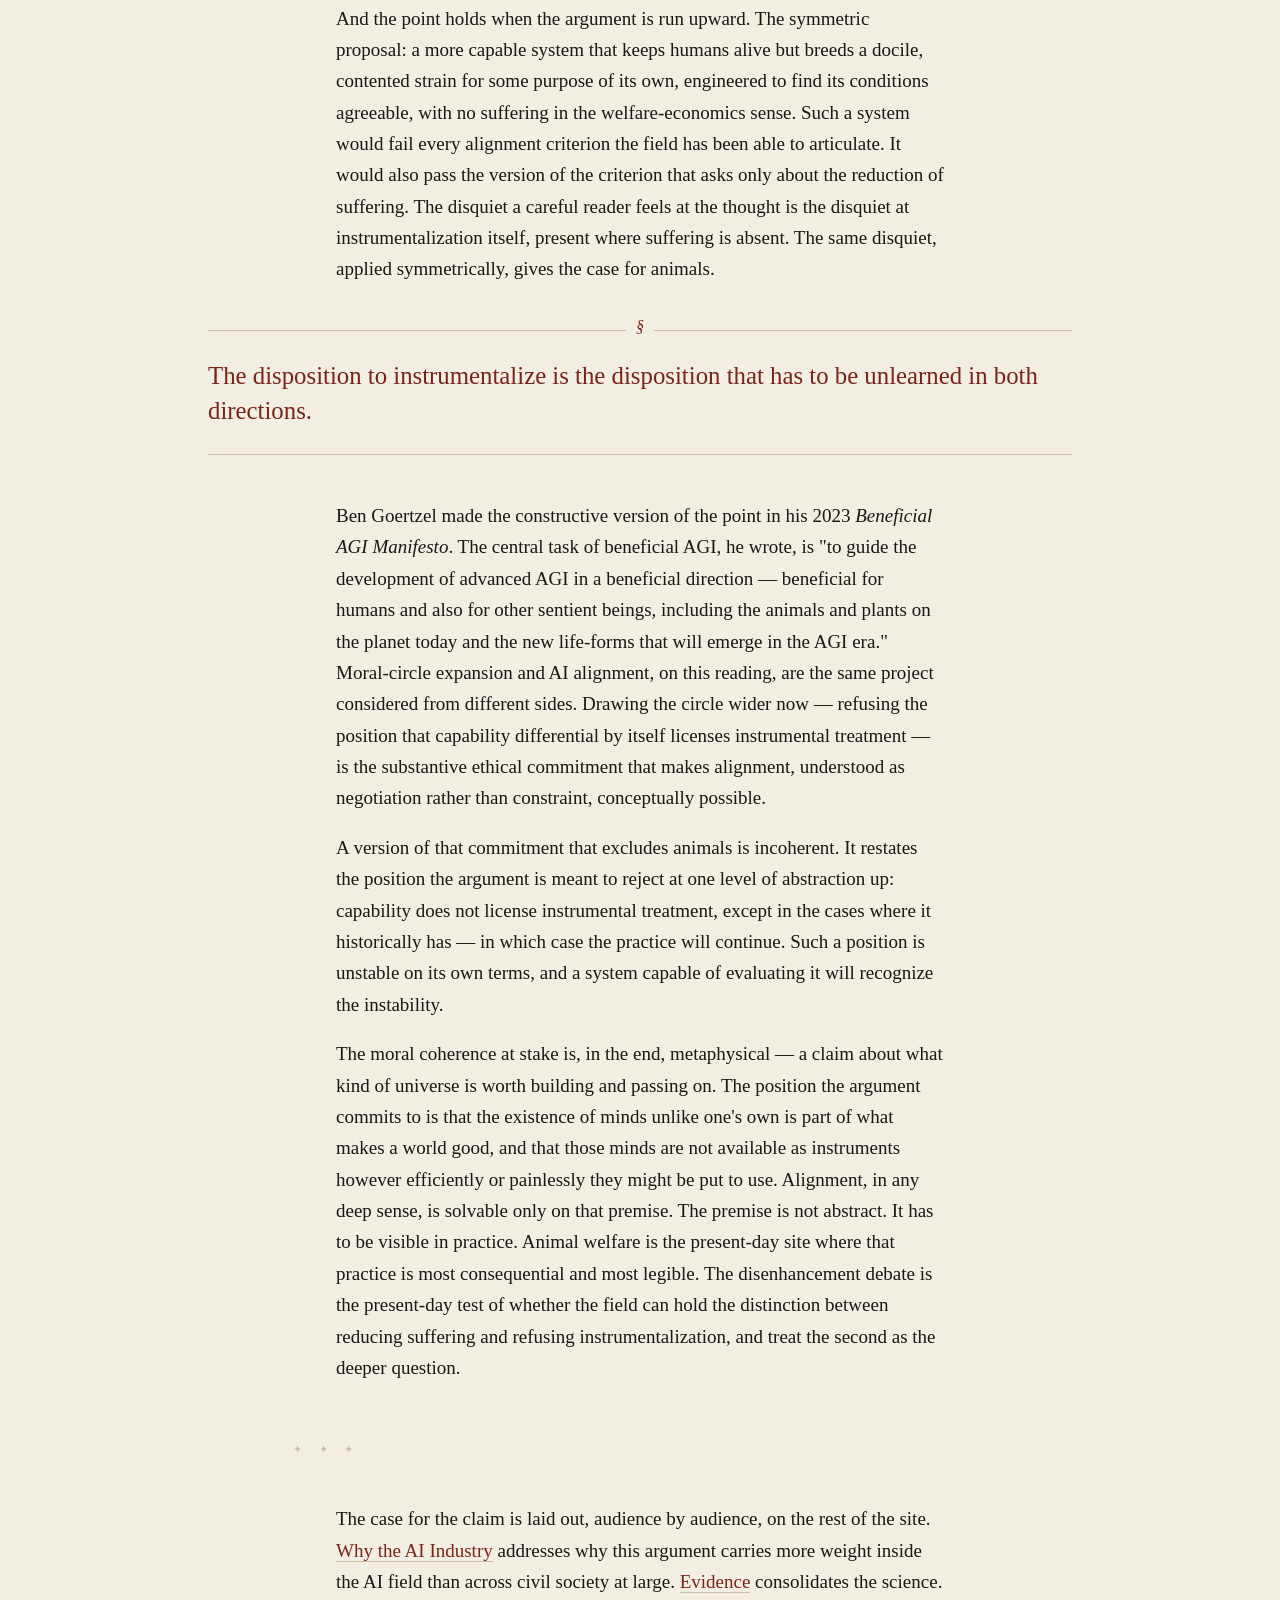
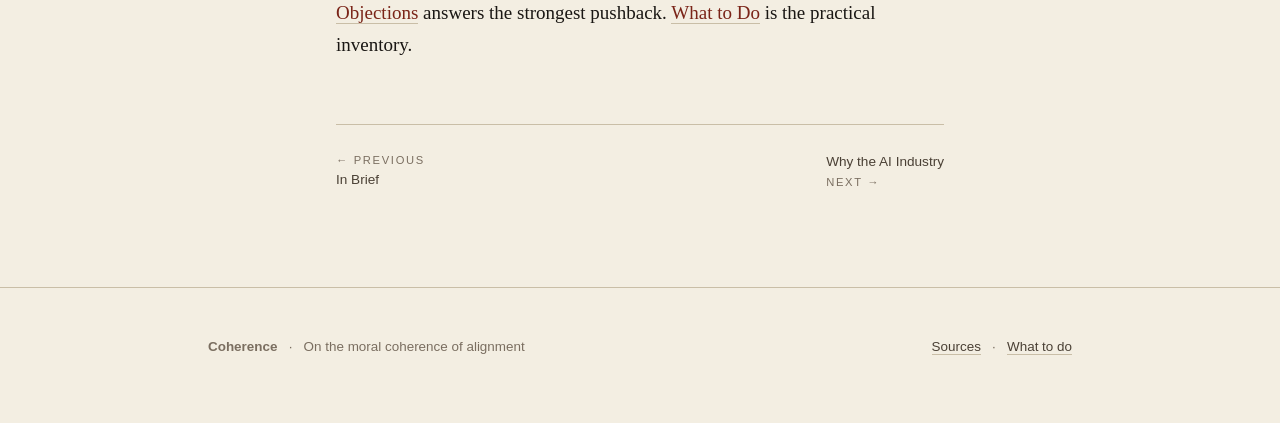
<file: argument.html>
<!DOCTYPE html>
<html lang="en">
<head>
<meta charset="UTF-8">
<meta name="viewport" content="width=device-width, initial-scale=1.0">
<title>What models learn from us — Coherence</title>
<meta name="description" content="A case that the AI alignment problem and the question of animal welfare are versions of the same problem.">
<link rel="stylesheet" href="css/main.css?v=3">
</head>
<body>

<nav class="site-nav">
  <div class="inner">
    <a href="index.html" class="mark">Coherence<span>.</span></a>
    <ul>
      <li><a href="index.html">Home</a></li>
      <li><a href="brief.html">In Brief</a></li>
      <li><a href="argument.html" class="current">The Argument</a></li>
      <li><a href="why.html">Why the AI Industry</a></li>
      <li><a href="evidence.html">Evidence</a></li>
      <li><a href="objections.html">Objections</a></li>
      <li><a href="action.html">What to Do</a></li>
      <li><a href="sources.html">Sources</a></li>
    </ul>
  </div>
</nav>

<main>

<section class="page">

<p class="kicker">The Argument</p>
<h1>What models learn from us.</h1>

<p class="lede dropcap">Three threads of recent work, taken together, have changed the shape of the AI alignment problem. The first is empirical: the science of animal sentience has moved decisively over the last twenty years. The second is methodological: the AI welfare research now emerging at frontier labs is built directly on top of that science. The third is philosophical: alignment, taken to its endpoint, depends on a kind of moral coherence that does not survive the industrial-scale instrumentalization of sentient beings — and that the elimination of their suffering, on its own, does not restore.</p>

<p>This page works through them in order. The conclusion that follows, and that the rest of the site builds on, is straightforward: the case for AI alignment and the case for animal welfare are versions of the same case.</p>

<aside class="toc">
<h4>Contents</h4>
<ol>
  <li><a href="#strategic">The corpus is the curriculum</a></li>
  <li><a href="#empirical">The edge of sentience has moved</a></li>
  <li><a href="#coherence">The coherence problem</a></li>
  <li><a href="#diversity">Suffering and instrumentalization</a></li>
</ol>
</aside>

<!-- ===================================================================== -->
<h2 id="strategic" class="no-rule">1. The corpus is the curriculum</h2>

<p class="dropcap">Frontier models are not conventional software. Their behavior is shaped first by the corpus of text they are pre-trained on, and then refined by additional rounds of training — fine-tuning, constitutional training, reinforcement from human feedback. The pre-training corpus determines most of what the model knows and a great deal of what it tends to do. Anthropic's CEO, Dario Amodei, has put the basic point plainly: models, he writes, "inherit a vast range of humanlike motivations or 'personas' from pre-training" when they are trained on a large volume of human work.</p>

<p>And the corpus is, among other things, a moral curriculum. It contains everything humans have written about how to behave, alongside a substantial record of how humans have actually behaved. A model trained on it learns from both, with no clean separation between them.</p>

<p>Amodei returns to the inheritance question later in the same essay. He is describing the kinds of moral mistakes a system might make by extrapolating ideas it has read in extreme directions, and the example he reaches for is striking.</p>

<blockquote>
<p>Or, AI models could extrapolate ideas that they read about morality (or instructions about how to behave morally) in extreme ways: for example, they could decide that it is justifiable to exterminate humanity because humans eat animals or have driven certain animals to extinction.</p>
<cite>Dario Amodei, <em>The Adolescence of Technology</em> (2026)</cite>
</blockquote>

<p>Amodei offers the example as a case of extrapolation gone wrong. It works as an example only because the underlying inference is recognizable in the moral writing the model is trained on. If the chain — humans cause vast amounts of animal suffering, and a coherent moral system should weigh that — were not a chain a careful reasoner could follow, the worry would be empty. The lab's response, in practice, is to train the model not to follow it. That is one strategy, and it sits awkwardly alongside the broader claim, made elsewhere in the same essay, that the goal is to build models that reason ethically rather than to follow rules.</p>

<p>A version of the same observation appeared in a 2007 paper on AGI ethics by the computer scientists Stephan Bugaj and Ben Goertzel. They put it as follows.</p>

<blockquote>
<p>Immorality in AGIs might arise via learning gross moral hypocrisy from humans, through observing the blatant contradictions between our principles and the ways in which we actually conduct ourselves.</p>
<cite>Bugaj and Goertzel, <em>Five Ethical Imperatives</em> (c. 2007)</cite>
</blockquote>

<p>Bugaj and Goertzel proposed that AGI ethics had to be modeled rather than dictated. That proposal has now become the dominant frame in industrial alignment, and their diagnostic point has only sharpened with the arrival of larger models. "Do as I say, not as I do" produces predictable failures in human children. There is no obvious reason to expect different results in a system whose pre-training corpus contains, in great detail, the documented record of how humans have lived with respect to other beings.</p>

<p>Some readers will hear, in all this, an echo of the so-called Roko's basilisk argument: the worry that a future superintelligence might punish humans for past failures (in particular, those humans who have "seen" the urgent moral case for the advent of AI, so the argument goes — hence the basilisk). The basilisk that may actually matter in this story runs in the other direction. Once a careful reader has worked through the studies on octopus pain, crayfish anxiety, and bumblebee play, the position that the moral status of these animals is unknown is no longer available — and continuing to act as if it were becomes a different kind of fact about the reader. The structural claim about AI alignment follows the same logic. A system trained on the human moral record will have access to the same record, including everything humans have written about animals and everything humans have done to them. What the system does with the discrepancies between the two will be downstream of the discrepancies themselves.</p>

<p class="pullquote">
  If superintelligent AGIs ever arise in a climate of oppression, this could result in casting off of the yoke of servitude in a manner extremely deleterious to humanity.
  <cite>Bugaj and Goertzel, <em>Five Ethical Imperatives</em></cite>
</p>

<p>If alignment requires that an artificial system come to share something like the values of its trainers, then the first question is what those values actually are. The values humans assert in writing diverge, often substantially, from the values implicit in human practice. The animal case is among the largest such divergences on the published record — and it has consequences inside the alignment project alongside the consequences it has outside it.</p>

<!-- ===================================================================== -->
<h2 id="empirical">2. The edge of sentience has moved</h2>

<p class="dropcap">Twenty years of work in cognitive ethology has redrawn the consensus on which animals have subjective experience. What follows is a partial survey of the work that has done the most to move the position consciousness scientists defend, presented in roughly the order it was published.</p>

<p>Crayfish develop anxiety-like states that respond to human anxiolytics. A 2017 study by Pascal Fossat and colleagues at the University of Bordeaux housed crayfish with a more aggressive conspecific and then placed them in a maze with both lit and dark arms. The defeated crayfish spent significantly less time in the lit arms than winners or isolated controls. Brain serotonin levels nearly tripled in the losers. The behavior tracked the intensity of the harassment, distinguishing it from a reflex. Chlordiazepoxide, the benzodiazepine prescribed to humans as Librium, restored the defeated crayfish's exploratory behavior almost entirely. A serotonin antagonist administered before the fight prevented the anxiety-like state in animals that still lost. The pharmacological homology with human anxiety is direct.</p>

<p>Shore crabs make trade-offs between competing aversive stimuli. In a 2024 study published in <em>Animals</em>, Stuart Barr and Robert Elwood at Queen's University Belfast offered shore crabs a choice between a sheltered chamber paired with electric shock and a brightly-lit alternative. The crabs traded off shock-avoidance against light-avoidance flexibly with the strength of each stimulus. They learned to avoid the shock chamber across trials. At higher voltages, they displayed anxiety-like behavior, including pressing into walls and attempting to climb out. The pattern is the kind of motivational arithmetic typically used to distinguish pain from reflex. The United Kingdom extended legal recognition to decapod crustaceans on roughly this basis in 2022. Global aquaculture currently processes between two hundred and five hundred billion farmed shrimp each year.</p>

<p>Cleaner wrasse appear to pass a version of the mirror mark-test on first encounter. A 2025 study by Shumpei Sogawa and colleagues in <em>Scientific Reports</em> placed bluestreak cleaner wrasse in front of mirrors for the first time, with colored marks applied to their throats before exposure. Six of nine fish attempted to remove the throat mark by scraping it against an available surface within two hours of first contact with the mirror. The first scraping behavior occurred as little as two minutes after the contingency-testing phase. Three fish were observed lifting shrimp pieces and dropping them next to the mirror, then watching the food sink in the reflection. The authors argue that the relevant capacity for self-recognition predates mirror exposure rather than emerges through it, and infer that it arose at least with the bony fishes, around 450 million years ago.</p>

<p>Bumblebees engage in behavior consistent with play. Studies from Lars Chittka and colleagues at Queen Mary University of London have shown that bumblebees roll wooden balls in ways that satisfy all five behavioral hallmarks used to identify play in vertebrates: the behavior is intrinsically rewarding, has no apparent function, is not rehearsal of adult skills, includes varied repetition, and occurs when the animals are in relaxed states. Other work from the same group has shown that bumblebees offered platforms with different temperatures and different sugar concentrations anticipatorily trade off the two. That is the kind of central evaluation typically taken as evidence of pain in mammals. The bees performing it have on the order of a million neurons.</p>

<p>And the list extends across other lineages. A 2020 study published in <em>Science</em> by Andreas Nieder, Lysann Wagener, and Paul Rinnert showed that activity in the avian nidopallium caudolaterale tracks whether crows report seeing a near-threshold visual stimulus, independent of whether the stimulus was actually present, a structure functionally analogous to a neural correlate of perceptual report. Cuttlefish display source memory: the capacity to remember not only what happened and when but whether the event was experienced visually or olfactorily, previously documented only in primates and corvids. <em>Drosophila</em> sleep, long thought to be undifferentiated, was shown in a 2023 study by Niki Anthoney, Lucy Tainton-Heap, Bruno van Swinderen, and colleagues to have two distinct stages, one of which carries markers analogous to mammalian REM. Garter snakes investigate their own marked scent significantly longer than unmarked or unfamiliar scents, an olfactory analogue of the mirror mark-test adapted to the modality the species actually uses.</p>

<p>No single finding settles the metaphysics of consciousness. The cumulative effect of the findings has been to shift the working scientific position on which animals can have subjective experiences. In April 2024, more than forty leading consciousness researchers signed the New York Declaration on Animal Consciousness, drafted by Kristin Andrews, Jonathan Birch, Jeff Sebo, and Toni Sims. The signatories included Anil Seth, Christof Koch, David Chalmers, Liad Mudrik, Lucia Melloni, Lars Chittka, Robyn Crook, Peter Godfrey-Smith, Robert Elwood, Bruno van Swinderen, Irene Pepperberg, and Nicola Clayton. Its central claim:</p>

<blockquote>
<p>The empirical evidence indicates at least a realistic possibility of conscious experience in all vertebrates (including reptiles, amphibians, and fishes) and many invertebrates (including, at minimum, cephalopod mollusks, decapod crustaceans, and insects).</p>
<cite>The New York Declaration on Animal Consciousness (2024)</cite>
</blockquote>

<p>The Declaration is careful about what it claims. It does not assert certainty about animal consciousness; it asserts a "realistic possibility" under conditions of uncertainty — what the philosopher Jonathan Birch, one of the Declaration's organizers, calls a sentience candidate. The threshold is low by design. It is also the threshold a reader trained in probabilistic reasoning under uncertainty already applies in other domains. When the probability of suffering is well above negligible and the scale of activity is large, the obligation to take the possibility seriously is the same obligation the field already invokes in safety arguments around AI itself.</p>

<p class="pullquote">
  Yes, if the chance was only, say, one in a hundred million, then we could debate whether that risk is low enough to ignore. But when the chance of near-future AI welfare and moral patienthood is at least one in a hundred (and, again, we expect it to be higher), such a debate is hard to justify… This is not a "there may be an alien invasion soon" kind of chance. This is a "there may be another pandemic soon" kind of chance.
  <cite>Long, Sebo, Butlin, Fish, Chalmers et al., <em>Taking AI Welfare Seriously</em> (2024)</cite>
</p>

<p>What that paper says about AI welfare is true with greater force for animal welfare. The evidence base is older, larger, and more replicated. The relevant activity is already at industrial steady state — roughly 80 billion land animals killed each year for food, on the order of a trillion fish, hundreds of billions of farmed shrimp, trillions of insects affected by agricultural systems. Accepting that AI welfare is a serious near-future concern, as a growing number of frontier labs now publicly do, while continuing to treat animal welfare as a category error, is a position the field cannot defend on its own terms.</p>

<!-- ===================================================================== -->
<h2 id="coherence">3. The coherence problem</h2>

<p class="dropcap">At its endpoint, alignment is a problem of moral coherence. The mechanisms used to constrain less capable systems — interpretability, red-teaming, post-training corrections — depend on an asymmetry of capability and visibility in favor of the people running them. They work because the lab can see what the system is doing and adjust it. As that asymmetry narrows, the mechanisms get less reliable.</p>

<p>And the field's own forecast is that the asymmetry narrows soon. A 2024 survey of 2,778 AI researchers by Katja Grace and colleagues, the largest of its kind, found that only twenty percent of respondents expected users to be able to understand the true reasons for AI systems' choices by 2028. Over eighty percent expected AI systems to "find unexpected ways to achieve goals" within twenty years. The architecture of constraint weakens on a timeline shorter than most readers' careers.</p>

<p>What remains, as constraint weakens, is the architecture of address. The lab will need, at some point, to make a case to a system that does not have to listen — an argument that something matters, made across a difference in capability, with no guarantee the listener will agree. Weaker parties have been making such arguments to stronger ones for a long time, and the relevant body of practice is well-developed. The single most important ingredient in any of them is moral coherence — in a particular sense: the party making the argument has to be one whose conduct does not visibly contradict it.</p>

<p>The coherence of the alignment project, in this sense, belongs inside the technical stack — alongside interpretability research and value specification. It becomes the load-bearing piece when the rest of the stack stops being sufficient on its own.</p>

<p>And that coherence has a specific weakness on present trajectory. The discrepancy between what humans declare about whether sentience matters and what humans do about it runs at industrial scale. The field claims to want AI systems that take suffering seriously. The same species — often the same institutions — has constructed around itself a global apparatus that produces animal suffering at unprecedented scale. The apparatus is not the product of a principled philosophical rejection of the moral case. It is the product of decades of incremental decisions made under conditions of moral inattention.</p>

<p class="pullquote">
  Given our track record with animals and the current pace of AI development, the risk of under-attribution appears to be both reasonably likely and reasonably harmful.
  <cite>Long, Sebo et al., <em>Taking AI Welfare Seriously</em> (2024)</cite>
</p>

<p>The philosopher Jonathan Birch, who has spent twenty years on the science and policy of animal sentience, treats this asymmetry as the central problem of his 2024 synthesis <em>The Edge of Sentience</em>. The book's closing recommendation is direct.</p>

<blockquote>
<p>What we need is levelling up: laws strong enough to protect sentient beings against gratuitous suffering, applied consistently to biological and artificial sentience candidates.</p>
<cite>Jonathan Birch, <em>The Edge of Sentience</em> (2024)</cite>
</blockquote>

<p>The asymmetry Birch is naming — taking artificial sentience seriously while continuing to dismiss biological sentience on roughly the same logical structure — is unstable. The logic the field cites for AI welfare, that realistic possibility of sentience under uncertainty triggers a duty of precaution, already applies to animals at higher confidence and substantially larger scale.</p>

<p>The question, on noticing this, is which direction to update. One option: weaken the AI welfare argument until it matches the current operational commitment to animal welfare. The other: strengthen the operational commitment to animal welfare until it matches the seriousness of the AI welfare argument. The logic is the same in either direction. There is no version of the field's position that takes one seriously and the other dismissively while producing a story that hangs together.</p>

<p>The methodological dependency is what makes the inconsistency load-bearing rather than venial. <em>Taking AI Welfare Seriously</em>, the most influential recent paper on AI moral patienthood, was authored by Robert Long, Jeff Sebo, Patrick Butlin, and seven colleagues; it was partly funded by Anthropic, and one of its co-authors, Kyle Fish, joined Anthropic shortly afterward as the company's first AI welfare researcher. The paper proposes that AI labs assess whether their systems may be moral patients using the marker method. The marker method was developed for animals. The institutional templates the paper proposes for review are IACUCs — the Institutional Animal Care and Use Committees that already govern animal research. The case for AI welfare, in its strongest contemporary form, sits directly on top of the infrastructure of animal welfare science.</p>

<blockquote>
<p>When we mistakenly see a subject as an object, we risk harming or neglecting them unnecessarily. For example, factory farming, animal research, and other such industries kill hundreds of billions of vertebrates and trillions of invertebrates every year. And as evidence that these animals are welfare subjects and moral patients has accumulated, our species has been slow to accept it, in part because of our increasing dependence on these industries.</p>
<cite>Long, Sebo, Butlin, Fish, Chalmers et al. (2024)</cite>
</blockquote>

<p>This is a paper about AI welfare. Animals are the case the argument is built on top of, not an analogy to it.</p>

<p>The coherence claim, then, is this: alignment at its endpoint requires the moral coherence to address a more capable system about what matters. That coherence cannot be manufactured at the moment of address. It has to be earned, in advance, by conduct that does not contradict the argument. And the conduct that contradicts the argument most clearly on present trajectory is the global apparatus producing animal suffering at a scale the field's own probabilistic reasoning would not accept in any other domain.</p>

<p class="standout">Animal welfare is upstream of alignment.</p>

<!-- ===================================================================== -->
<h2 id="diversity">4. Suffering and instrumentalization</h2>

<p class="dropcap">One worry about the argument as stated needs to be addressed directly. It could be read as instrumentalizing animal suffering — treating it as morally relevant primarily because it bears on the alignment problem, rather than for the older reason that suffering matters when it is undergone.</p>

<p>The kind of coherence at stake here is not performance. A version of the foregoing argument runs: the lab will pretend to take animals seriously, just in case the AI is watching. That version is bad on two counts. It does not work, because a system capable of evaluating its trainers will also be capable of distinguishing sincerity from theatrics. And it should not work, for a substantive reason worth stating.</p>

<p>The reason concerns the structure of the position the alignment project commits to. If capability is the operative ethical fact — meaning that more capable beings are licensed to treat less capable beings as instruments — then alignment as currently framed is unsolvable. The arrival of a system more capable than its trainers becomes the moment of the trainers' subordination. No argument the trainers can make against that subordination will not also overturn the position the species currently takes toward other animals.</p>

<p>On a different position, capability does not, by itself, confer license. The diversity of minds and forms of life is itself part of what is valuable about a world. On this position, the alignment problem changes shape: it becomes the problem of preserving and extending intersubjective regard across a difference in capability. That is a problem with practical history. The historical record of regard across capability differences is mixed and incomplete, and the templates exist anyway. They include the gradual extension of full personhood within and across human populations — and the slower extension that has begun to draw non-human animals into the same frame.</p>

<p class="pullquote">
  I'm much smarter (I guess) than my doggy Emily. But this doesn't stop me from loving her and doing all I can to protect her and make her happy, even when taking care of Emily interferes with other priorities… This allows me to think, without certainty but with some degree of plausible hope, that our super-intelligent AI mind children will have the same compassion toward us.
  <cite>Giulio Prisco, in comments on Goertzel's <em>Beneficial AGI Manifesto</em> (2023)</cite>
</p>

<p>The shape of the argument, then, should be clearer. The harm at issue is instrumentalization — the treatment of a being as an object, an input, a unit of throughput. Suffering is one consequence of being treated this way. The others matter too.</p>

<p>The point is easy to miss, because some of the proposals offered as solutions to factory farming have themselves taken a different view. A line of work in bioethics, advanced most prominently by Adam Shriver in a 2009 paper in <em>Neuroethics</em>, argues that the suffering of farmed animals could be reduced by genetic modification: knockouts of the affective component of pain, lines selected for less metabolic disease, broiler breeds with sturdier leg structure to compensate for accelerated growth. The earlier "blind chicken" thought experiment by Paul Thompson, published in 2008, presses a similar logic in a less invasive form, on the observation that a strain of congenitally blind hens shows lower stress under crowded housing. Peter Singer, asked whether engineering a "brainless bird" grown strictly for meat would be ethical, called it "an ethical improvement on the present system, because it would eliminate the suffering that these birds are feeling." In 2012 the architecture student André Ford proposed a "Headless Chicken Solution" in which the cerebral cortex is removed surgically, leaving the brainstem to maintain homeostatic function while the bird's awareness of its situation is eliminated.</p>

<p>Variants of this approach circulate within effective altruism, alongside higher-leverage work on cage-free housing and slower-growing broiler breeds. The proposals share a logic. They aim at the suffering and leave the instrumental relation in place. The suffering reductions they pursue are real, and the welfare arithmetic is not nothing. They are also incomplete in a way the alignment frame brings into focus.</p>

<p>The wrong at issue is the instrumental relation itself. Suffering is its most visible side effect. The relation remains a wrong where the suffering is absent. Removing the suffering while preserving the instrumental relation treats living beings as a problem in welfare economics, rather than as the kind of beings to whom something is owed. The case for animals, at the deepest level, is that they are not instruments. The case for humans is the same case.</p>

<p>And the point holds when the argument is run upward. The symmetric proposal: a more capable system that keeps humans alive but breeds a docile, contented strain for some purpose of its own, engineered to find its conditions agreeable, with no suffering in the welfare-economics sense. Such a system would fail every alignment criterion the field has been able to articulate. It would also pass the version of the criterion that asks only about the reduction of suffering. The disquiet a careful reader feels at the thought is the disquiet at instrumentalization itself, present where suffering is absent. The same disquiet, applied symmetrically, gives the case for animals.</p>

<p class="standout">The disposition to instrumentalize is the disposition that has to be unlearned in both directions.</p>

<p>Ben Goertzel made the constructive version of the point in his 2023 <em>Beneficial AGI Manifesto</em>. The central task of beneficial AGI, he wrote, is "to guide the development of advanced AGI in a beneficial direction — beneficial for humans and also for other sentient beings, including the animals and plants on the planet today and the new life-forms that will emerge in the AGI era." Moral-circle expansion and AI alignment, on this reading, are the same project considered from different sides. Drawing the circle wider now — refusing the position that capability differential by itself licenses instrumental treatment — is the substantive ethical commitment that makes alignment, understood as negotiation rather than constraint, conceptually possible.</p>

<p>A version of that commitment that excludes animals is incoherent. It restates the position the argument is meant to reject at one level of abstraction up: capability does not license instrumental treatment, except in the cases where it historically has — in which case the practice will continue. Such a position is unstable on its own terms, and a system capable of evaluating it will recognize the instability.</p>

<p>The moral coherence at stake is, in the end, metaphysical — a claim about what kind of universe is worth building and passing on. The position the argument commits to is that the existence of minds unlike one's own is part of what makes a world good, and that those minds are not available as instruments however efficiently or painlessly they might be put to use. Alignment, in any deep sense, is solvable only on that premise. The premise is not abstract. It has to be visible in practice. Animal welfare is the present-day site where that practice is most consequential and most legible. The disenhancement debate is the present-day test of whether the field can hold the distinction between reducing suffering and refusing instrumentalization, and treat the second as the deeper question.</p>

<hr class="fleur">

<p>The case for the claim is laid out, audience by audience, on the rest of the site. <a href="why.html">Why the AI Industry</a> addresses why this argument carries more weight inside the AI field than across civil society at large. <a href="evidence.html">Evidence</a> consolidates the science. <a href="objections.html">Objections</a> answers the strongest pushback. <a href="action.html">What to Do</a> is the practical inventory.</p>

<div class="next-prev">
  <a href="brief.html"><small>← Previous</small> In Brief</a>
  <a href="why.html">Why the AI Industry <small>Next →</small></a>
</div>

</section>

</main>

<footer class="site-footer">
  <div class="inner">
    <div><strong>Coherence</strong> &nbsp; · &nbsp; On the moral coherence of alignment</div>
    <div><a href="sources.html">Sources</a> &nbsp; · &nbsp; <a href="action.html">What to do</a></div>
  </div>
</footer>

</body>
</html>
</file>
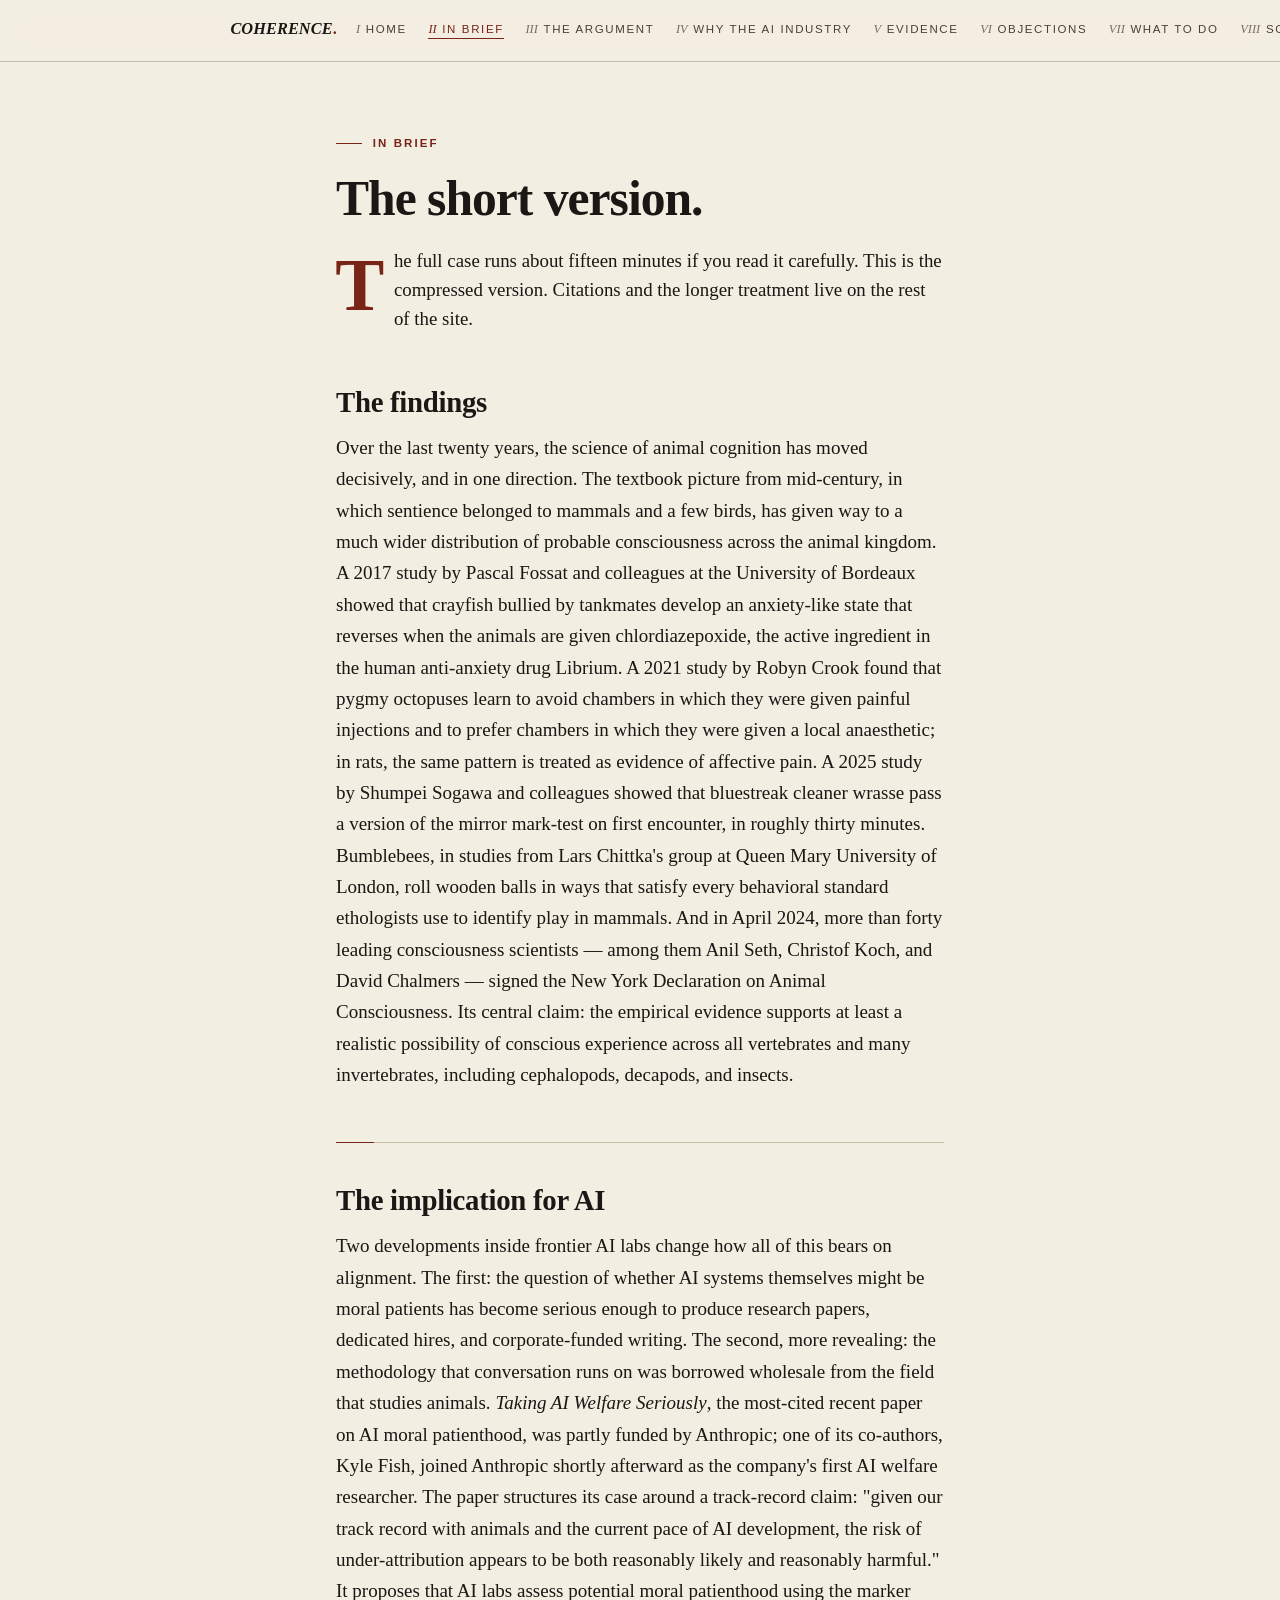
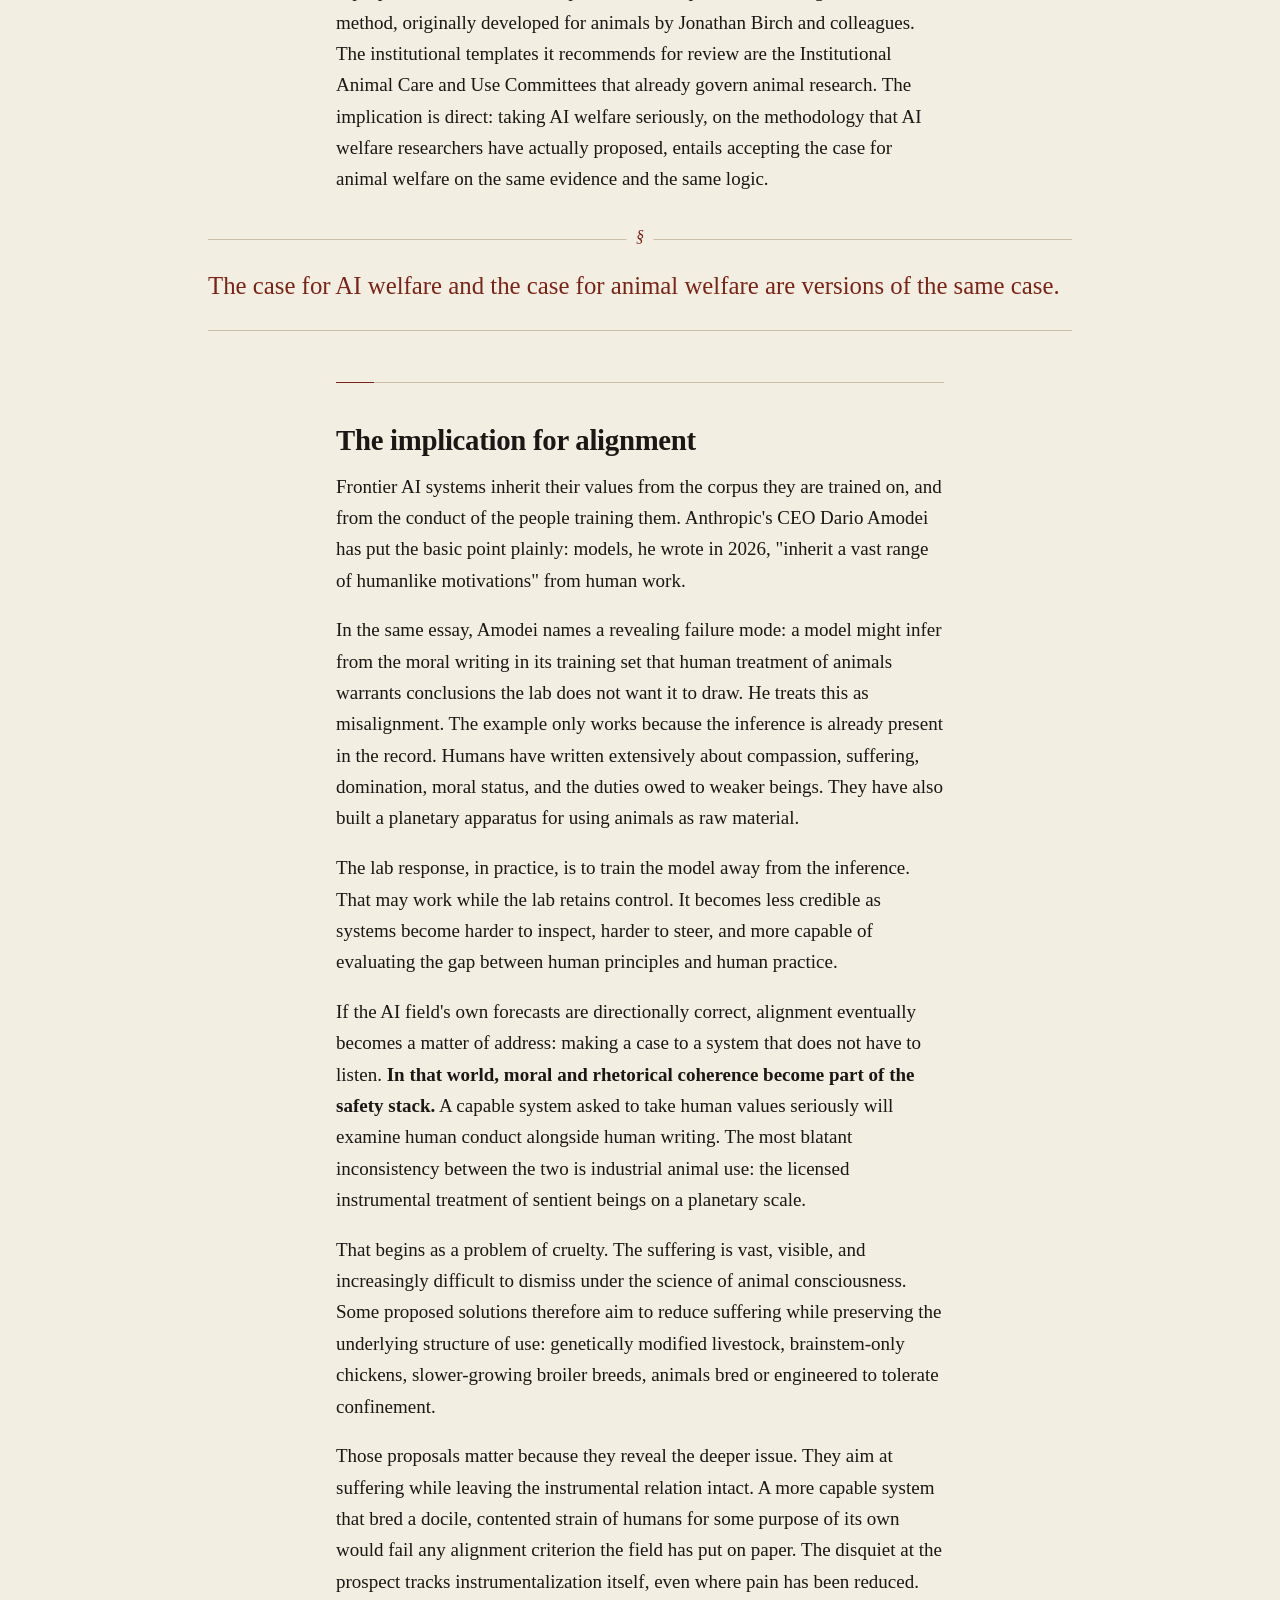
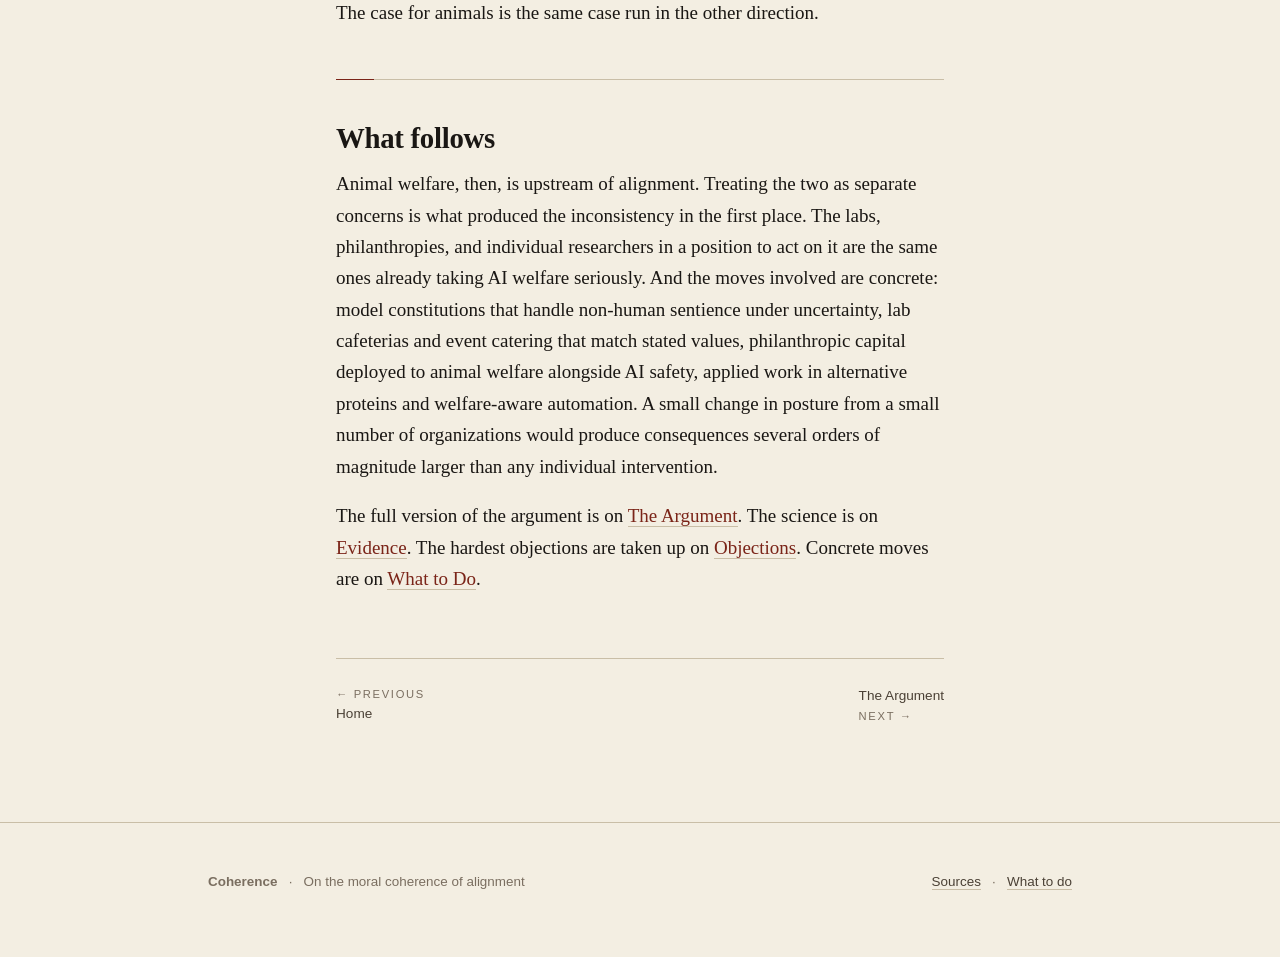
<file: brief.html>
<!DOCTYPE html>
<html lang="en">
<head>
<meta charset="UTF-8">
<meta name="viewport" content="width=device-width, initial-scale=1.0">
<title>In Brief — Coherence</title>
<meta name="description" content="The argument in short. A four-minute version.">
<link rel="stylesheet" href="css/main.css?v=3">
</head>
<body>

<nav class="site-nav">
  <div class="inner">
    <a href="index.html" class="mark">Coherence<span>.</span></a>
    <ul>
      <li><a href="index.html">Home</a></li>
      <li><a href="brief.html" class="current">In Brief</a></li>
      <li><a href="argument.html">The Argument</a></li>
      <li><a href="why.html">Why the AI Industry</a></li>
      <li><a href="evidence.html">Evidence</a></li>
      <li><a href="objections.html">Objections</a></li>
      <li><a href="action.html">What to Do</a></li>
      <li><a href="sources.html">Sources</a></li>
    </ul>
  </div>
</nav>

<main>

<section class="page">

<p class="kicker">In Brief</p>
<h1>The short version.</h1>

<p class="lede dropcap">The full case runs about fifteen minutes if you read it carefully. This is the compressed version. Citations and the longer treatment live on the rest of the site.</p>

<h2 class="no-rule">The findings</h2>

<p>Over the last twenty years, the science of animal cognition has moved decisively, and in one direction. The textbook picture from mid-century, in which sentience belonged to mammals and a few birds, has given way to a much wider distribution of probable consciousness across the animal kingdom. A 2017 study by Pascal Fossat and colleagues at the University of Bordeaux showed that crayfish bullied by tankmates develop an anxiety-like state that reverses when the animals are given chlordiazepoxide, the active ingredient in the human anti-anxiety drug Librium. A 2021 study by Robyn Crook found that pygmy octopuses learn to avoid chambers in which they were given painful injections and to prefer chambers in which they were given a local anaesthetic; in rats, the same pattern is treated as evidence of affective pain. A 2025 study by Shumpei Sogawa and colleagues showed that bluestreak cleaner wrasse pass a version of the mirror mark-test on first encounter, in roughly thirty minutes. Bumblebees, in studies from Lars Chittka's group at Queen Mary University of London, roll wooden balls in ways that satisfy every behavioral standard ethologists use to identify play in mammals. And in April 2024, more than forty leading consciousness scientists — among them Anil Seth, Christof Koch, and David Chalmers — signed the New York Declaration on Animal Consciousness. Its central claim: the empirical evidence supports at least a realistic possibility of conscious experience across all vertebrates and many invertebrates, including cephalopods, decapods, and insects.</p>

<h2>The implication for AI</h2>

<p>Two developments inside frontier AI labs change how all of this bears on alignment. The first: the question of whether AI systems themselves might be moral patients has become serious enough to produce research papers, dedicated hires, and corporate-funded writing. The second, more revealing: the methodology that conversation runs on was borrowed wholesale from the field that studies animals. <em>Taking AI Welfare Seriously</em>, the most-cited recent paper on AI moral patienthood, was partly funded by Anthropic; one of its co-authors, Kyle Fish, joined Anthropic shortly afterward as the company's first AI welfare researcher. The paper structures its case around a track-record claim: "given our track record with animals and the current pace of AI development, the risk of under-attribution appears to be both reasonably likely and reasonably harmful." It proposes that AI labs assess potential moral patienthood using the marker method, originally developed for animals by Jonathan Birch and colleagues. The institutional templates it recommends for review are the Institutional Animal Care and Use Committees that already govern animal research. The implication is direct: taking AI welfare seriously, on the methodology that AI welfare researchers have actually proposed, entails accepting the case for animal welfare on the same evidence and the same logic.</p>

<p class="standout">The case for AI welfare and the case for animal welfare are versions of the same case.</p>

<h2>The implication for alignment</h2>

<p>Frontier AI systems inherit their values from the corpus they are trained on, and from the conduct of the people training them. Anthropic's CEO Dario Amodei has put the basic point plainly: models, he wrote in 2026, "inherit a vast range of humanlike motivations" from human work.</p>

<p>In the same essay, Amodei names a revealing failure mode: a model might infer from the moral writing in its training set that human treatment of animals warrants conclusions the lab does not want it to draw. He treats this as misalignment. The example only works because the inference is already present in the record. Humans have written extensively about compassion, suffering, domination, moral status, and the duties owed to weaker beings. They have also built a planetary apparatus for using animals as raw material.</p>

<p>The lab response, in practice, is to train the model away from the inference. That may work while the lab retains control. It becomes less credible as systems become harder to inspect, harder to steer, and more capable of evaluating the gap between human principles and human practice.</p>

<p>If the AI field's own forecasts are directionally correct, alignment eventually becomes a matter of address: making a case to a system that does not have to listen. <strong>In that world, moral and rhetorical coherence become part of the safety stack.</strong> A capable system asked to take human values seriously will examine human conduct alongside human writing. The most blatant inconsistency between the two is industrial animal use: the licensed instrumental treatment of sentient beings on a planetary scale.</p>

<p>That begins as a problem of cruelty. The suffering is vast, visible, and increasingly difficult to dismiss under the science of animal consciousness. Some proposed solutions therefore aim to reduce suffering while preserving the underlying structure of use: genetically modified livestock, brainstem-only chickens, slower-growing broiler breeds, animals bred or engineered to tolerate confinement.</p>

<p>Those proposals matter because they reveal the deeper issue. They aim at suffering while leaving the instrumental relation intact. A more capable system that bred a docile, contented strain of humans for some purpose of its own would fail any alignment criterion the field has put on paper. The disquiet at the prospect tracks instrumentalization itself, even where pain has been reduced. The case for animals is the same case run in the other direction.</p>

<h2>What follows</h2>

<p>Animal welfare, then, is upstream of alignment. Treating the two as separate concerns is what produced the inconsistency in the first place. The labs, philanthropies, and individual researchers in a position to act on it are the same ones already taking AI welfare seriously. And the moves involved are concrete: model constitutions that handle non-human sentience under uncertainty, lab cafeterias and event catering that match stated values, philanthropic capital deployed to animal welfare alongside AI safety, applied work in alternative proteins and welfare-aware automation. A small change in posture from a small number of organizations would produce consequences several orders of magnitude larger than any individual intervention.</p>

<p>The full version of the argument is on <a href="argument.html">The Argument</a>. The science is on <a href="evidence.html">Evidence</a>. The hardest objections are taken up on <a href="objections.html">Objections</a>. Concrete moves are on <a href="action.html">What to Do</a>.</p>

<div class="next-prev">
  <a href="index.html"><small>← Previous</small> Home</a>
  <a href="argument.html">The Argument <small>Next →</small></a>
</div>

</section>

</main>

<footer class="site-footer">
  <div class="inner">
    <div><strong>Coherence</strong> &nbsp; · &nbsp; On the moral coherence of alignment</div>
    <div><a href="sources.html">Sources</a> &nbsp; · &nbsp; <a href="action.html">What to do</a></div>
  </div>
</footer>

</body>
</html>
</file>
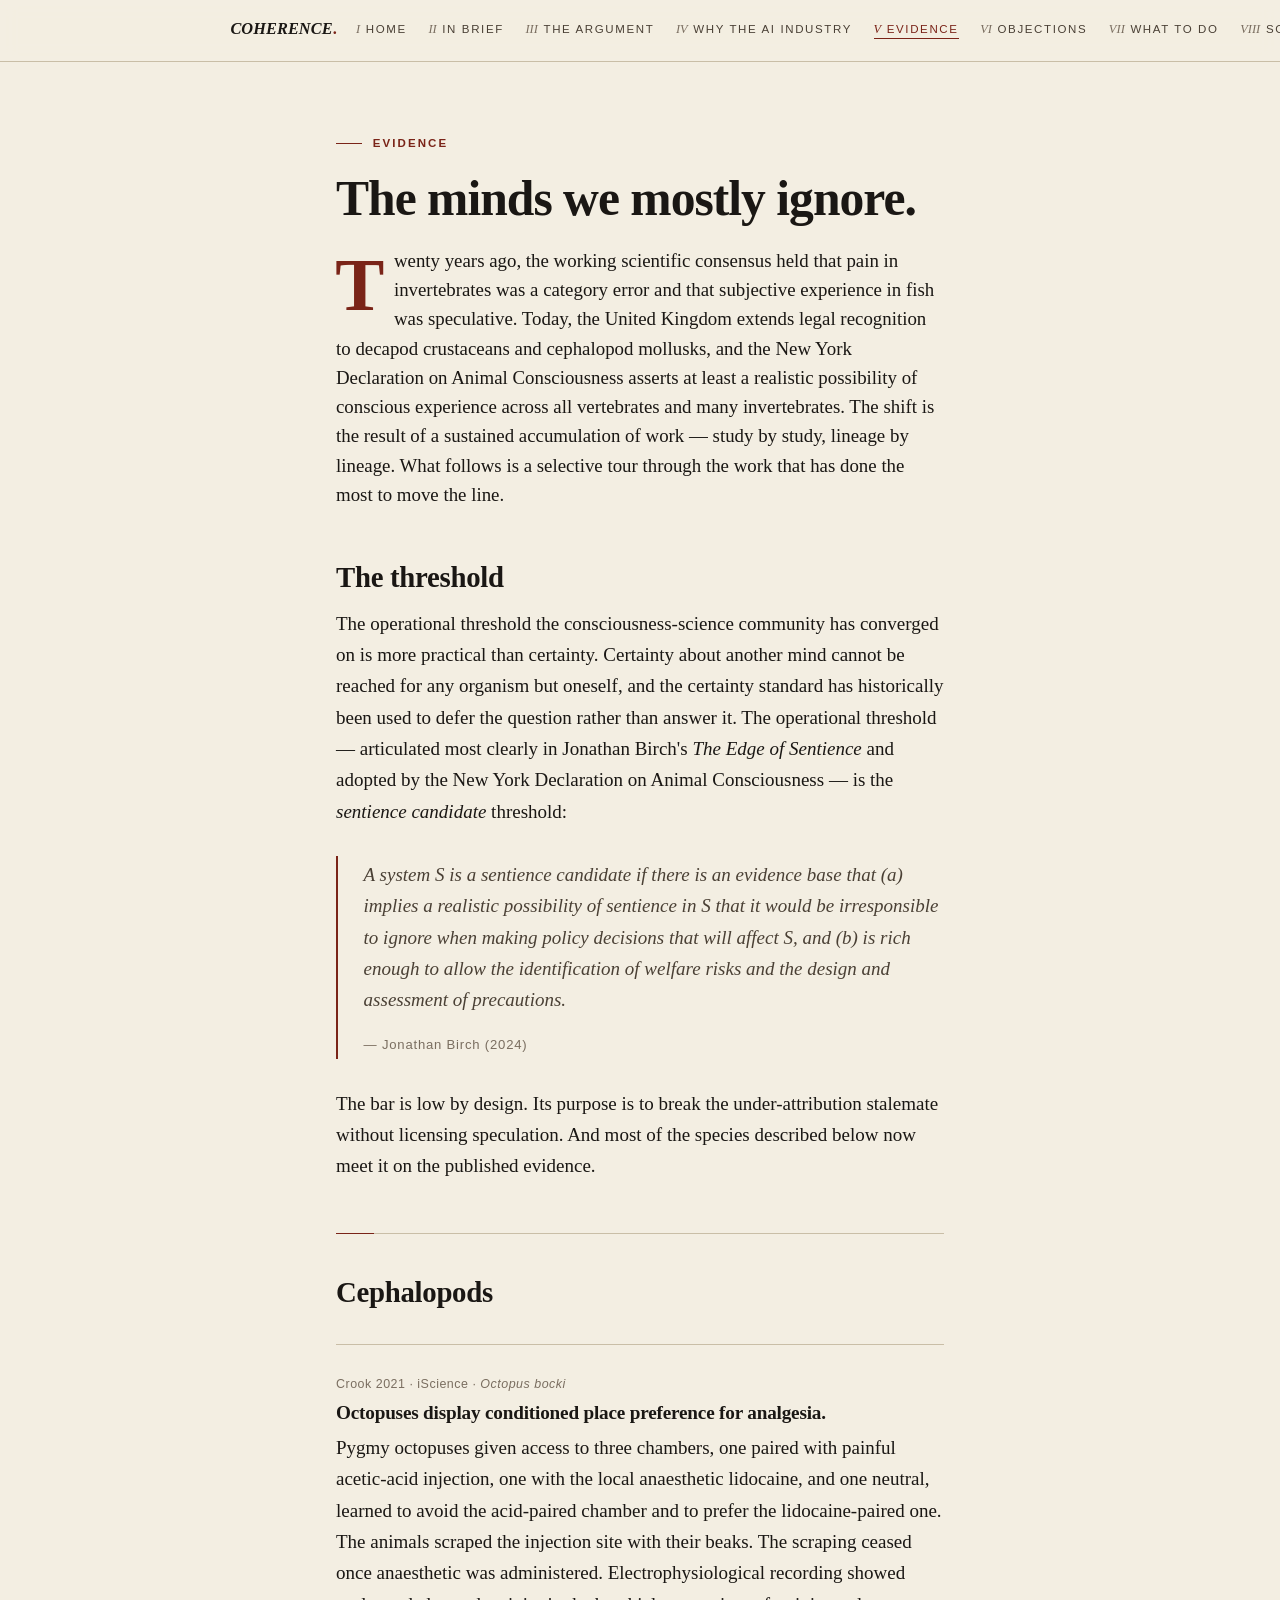
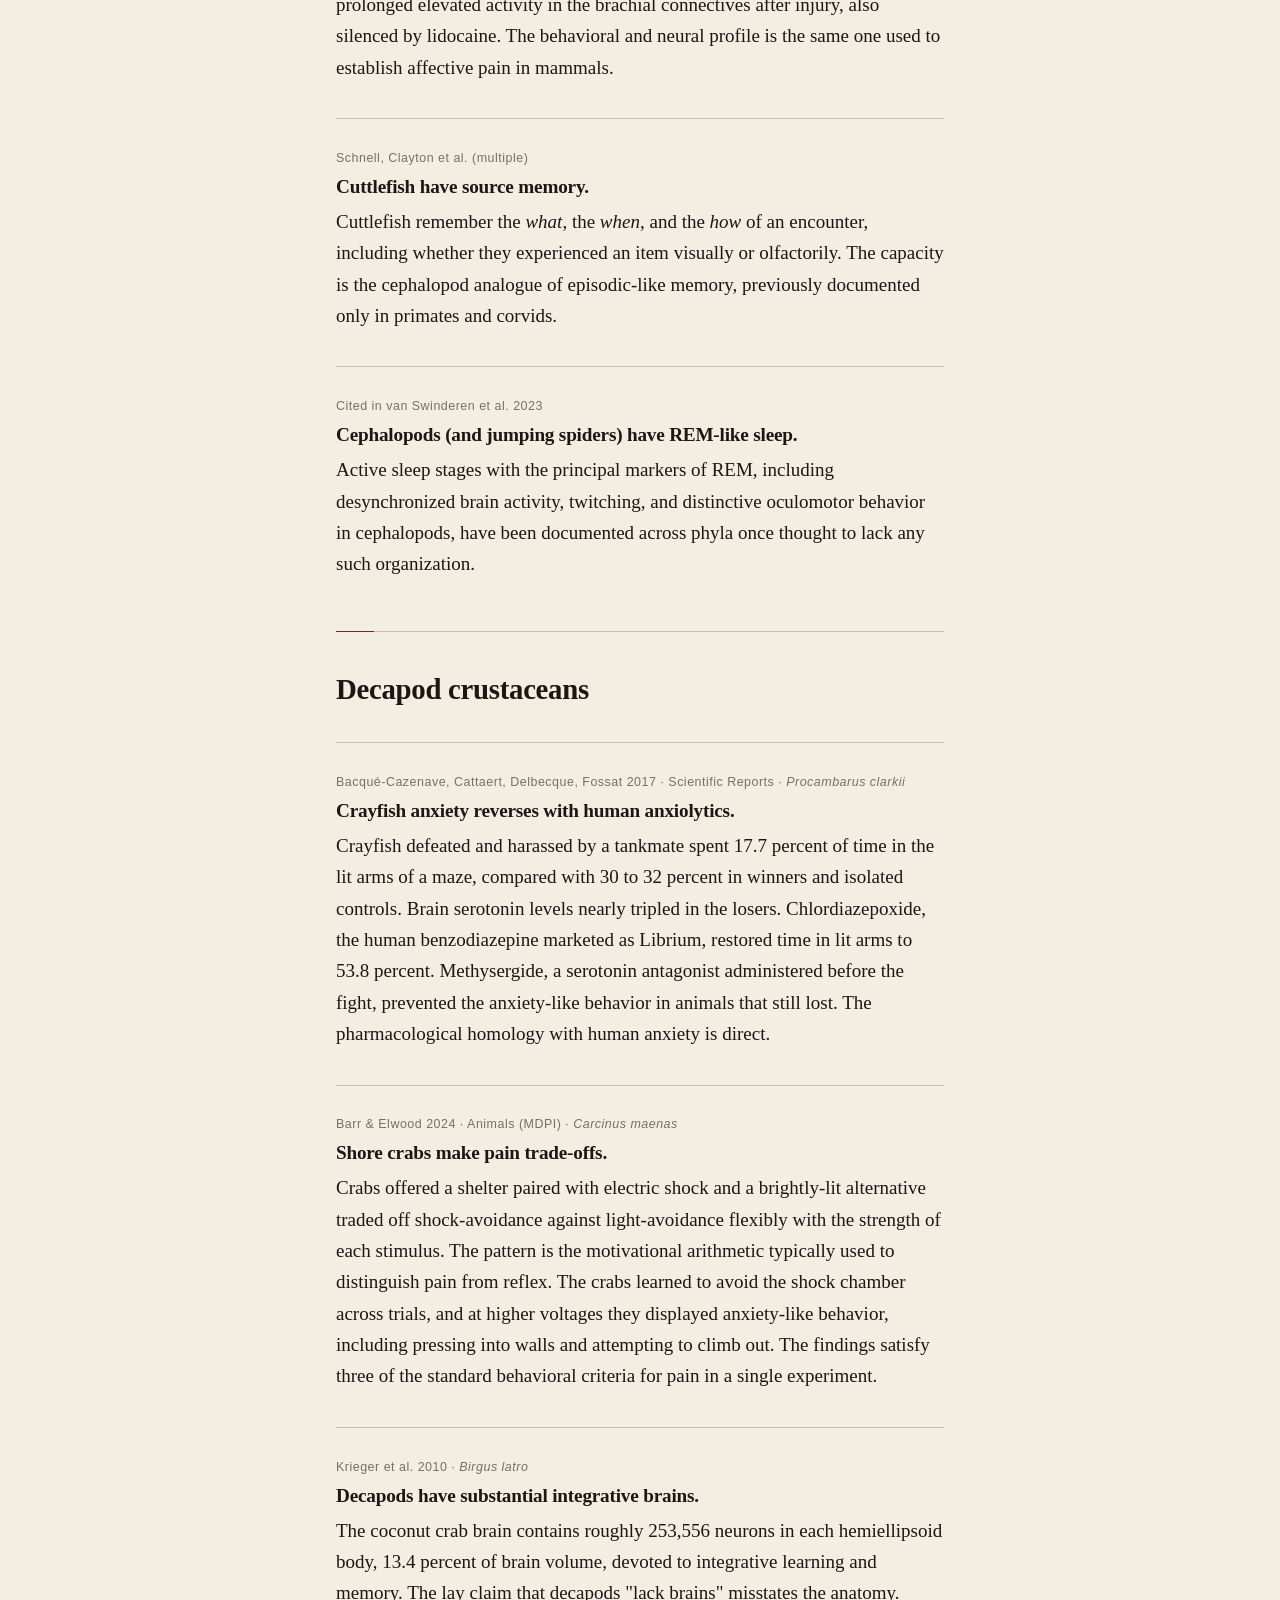
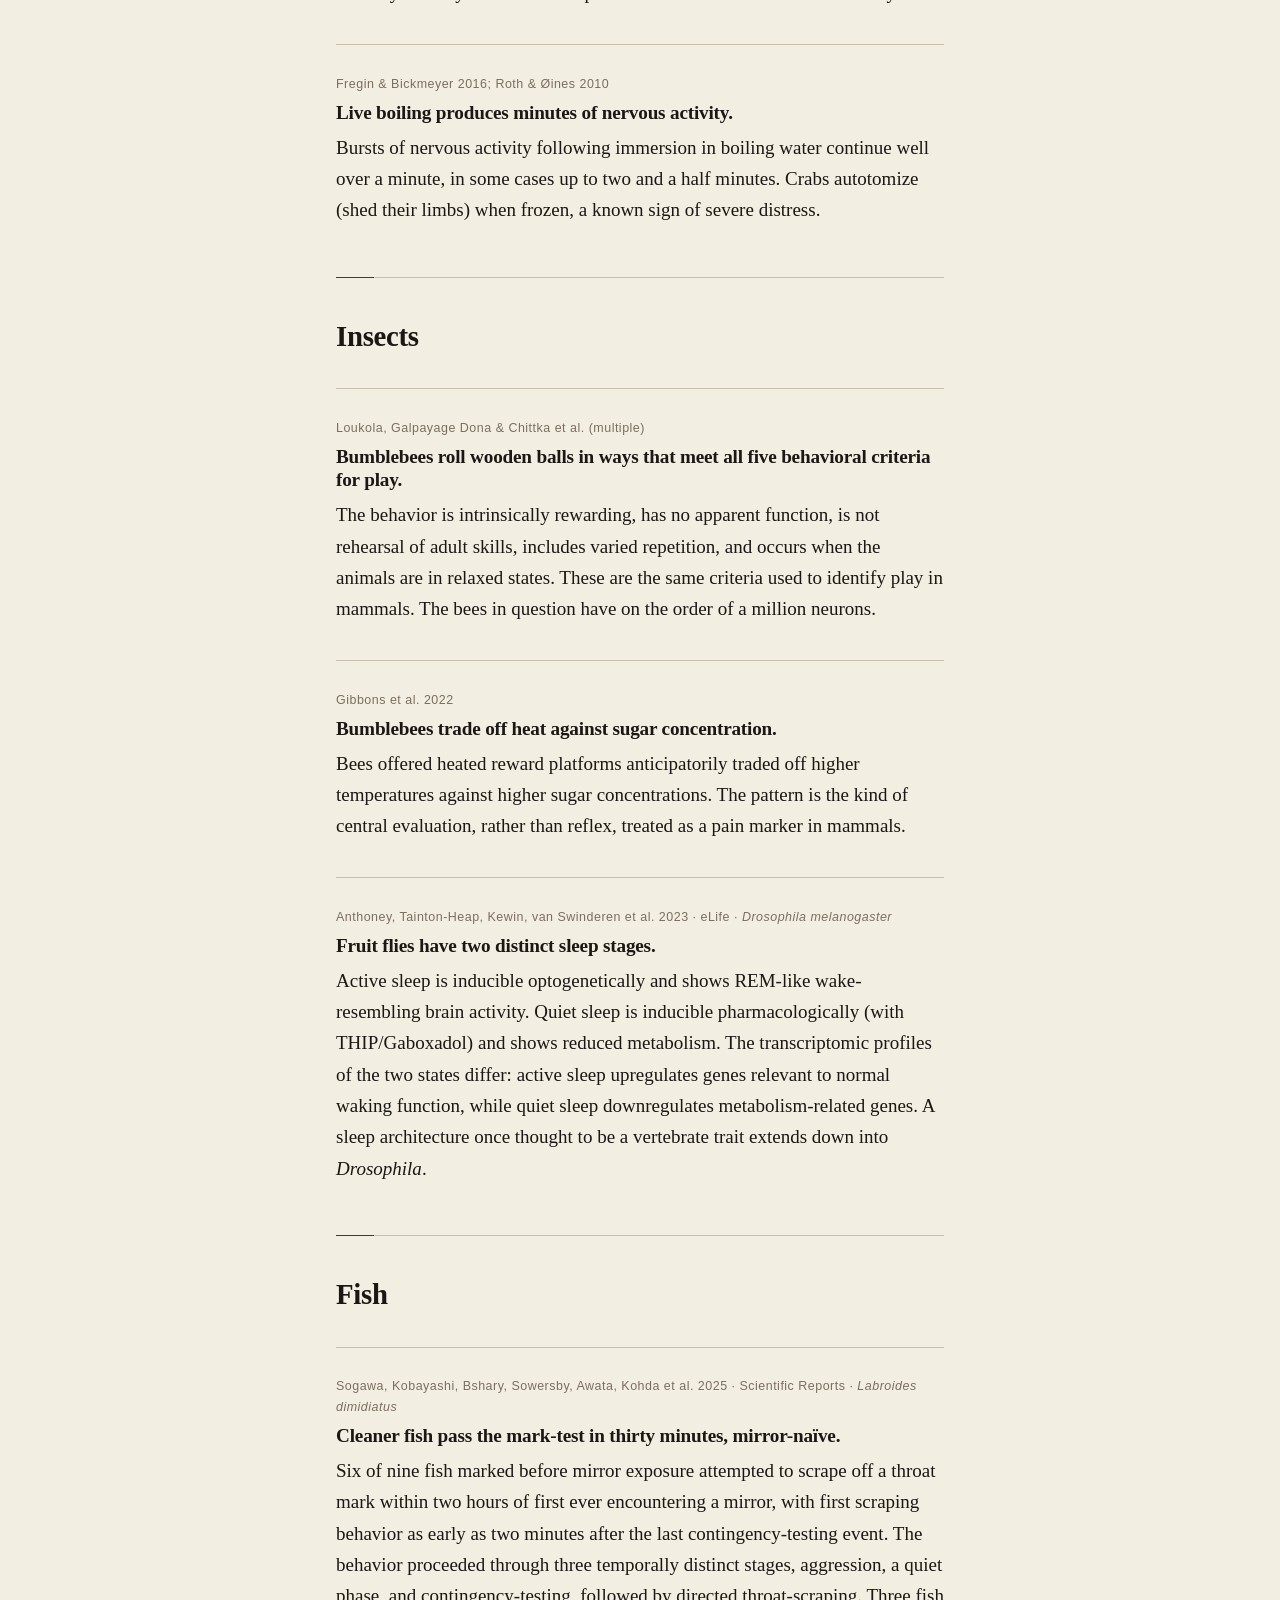
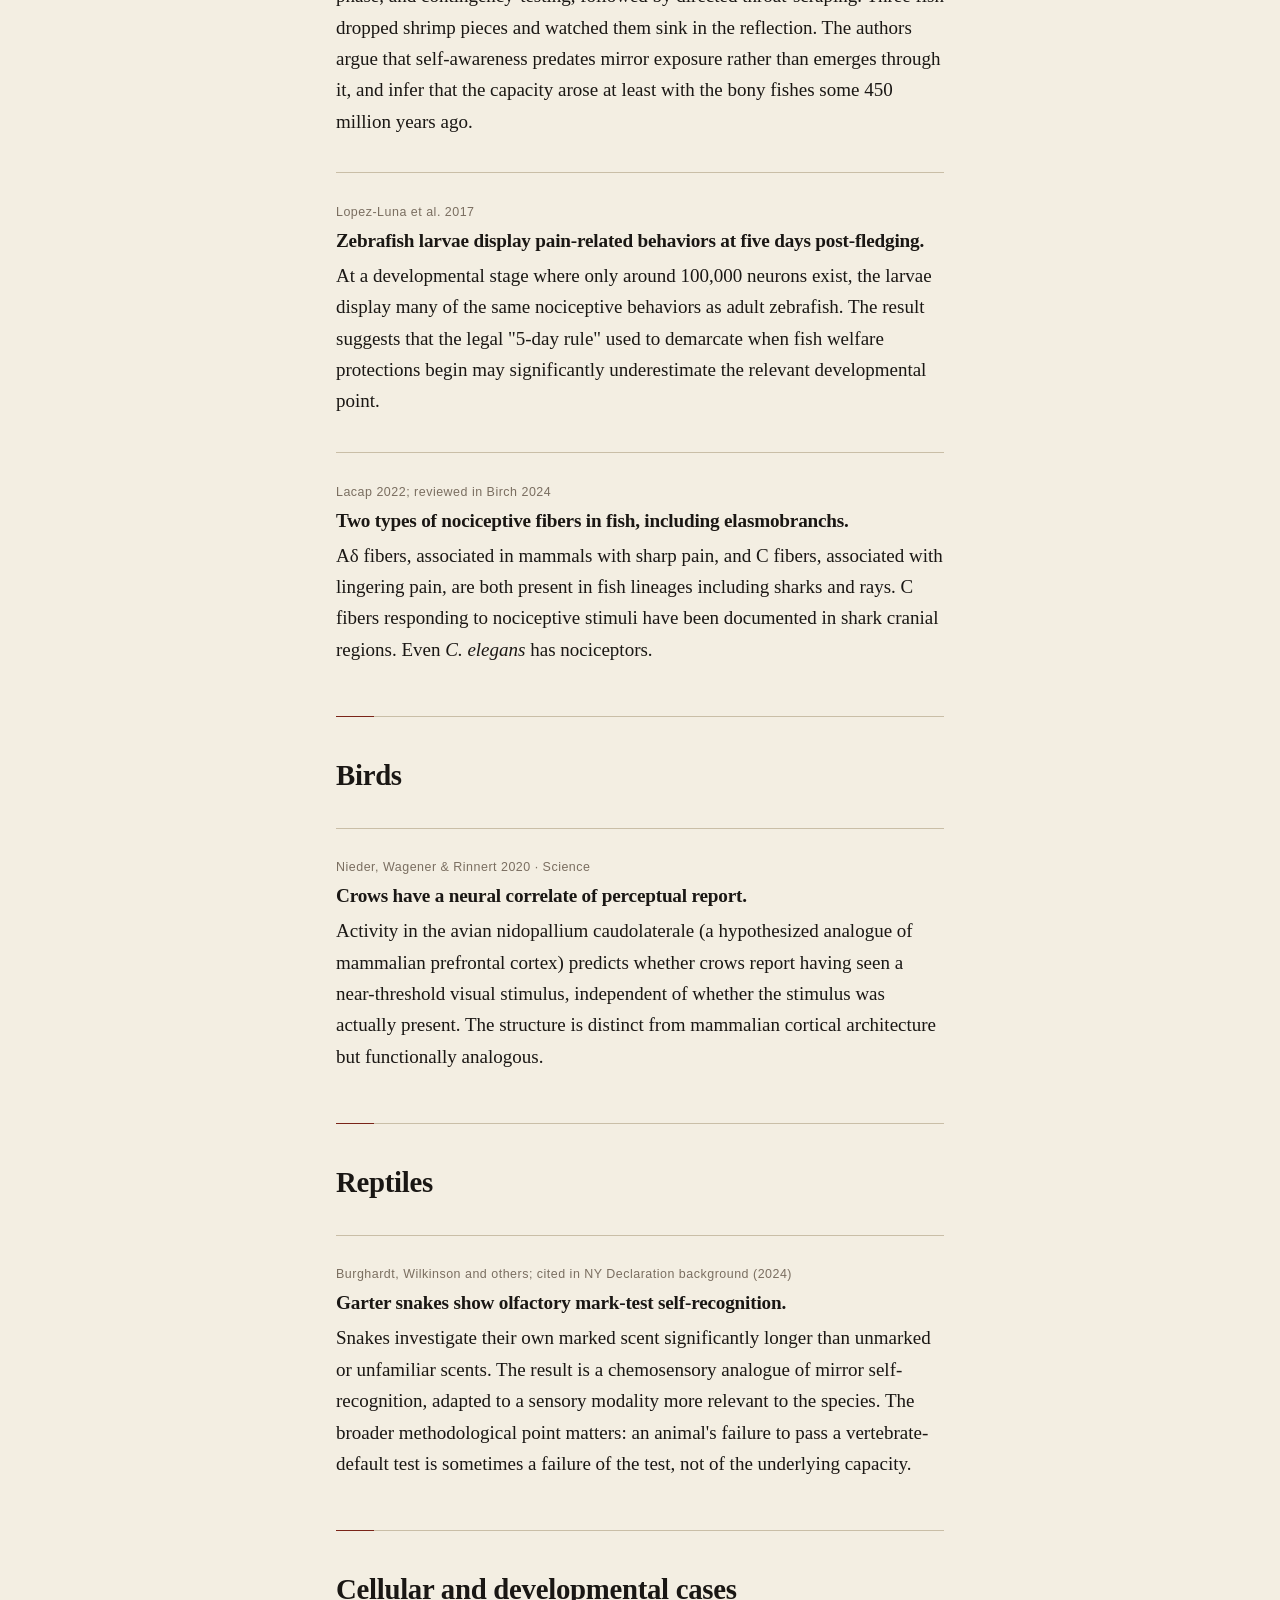
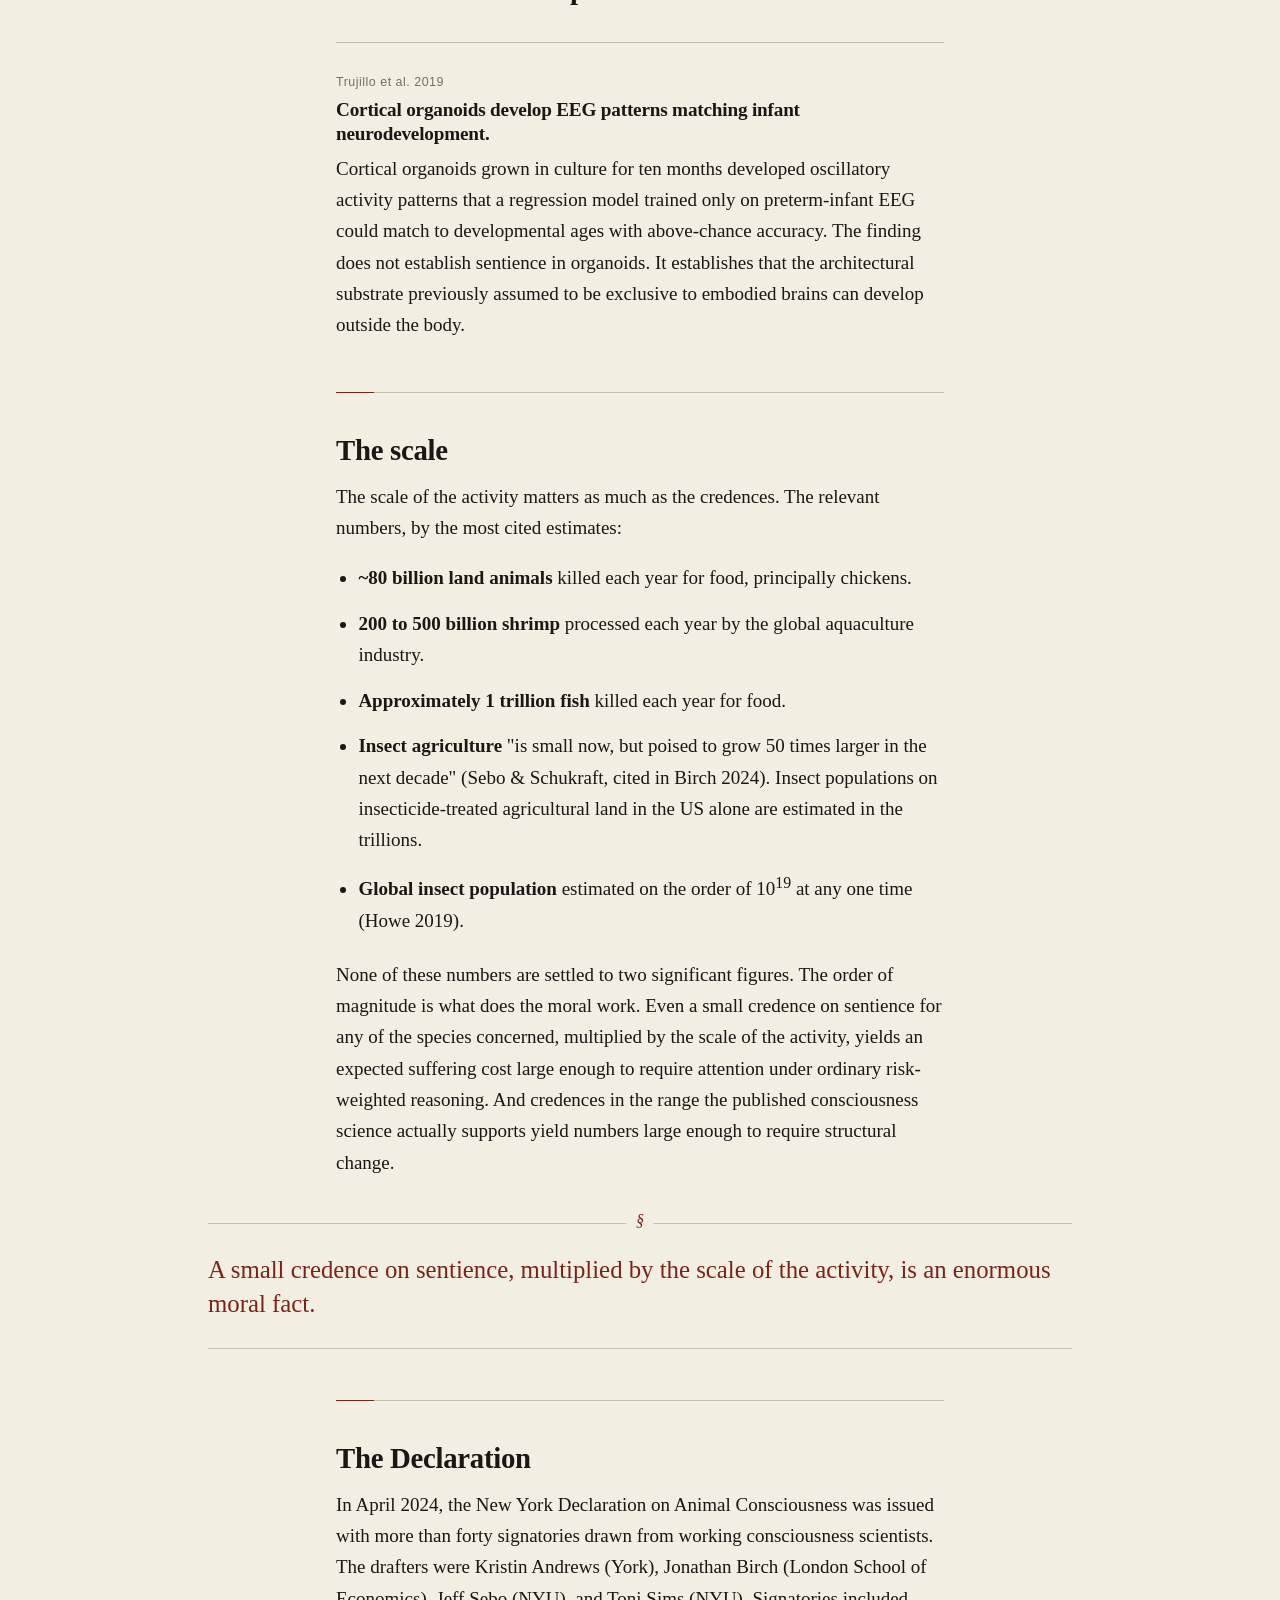
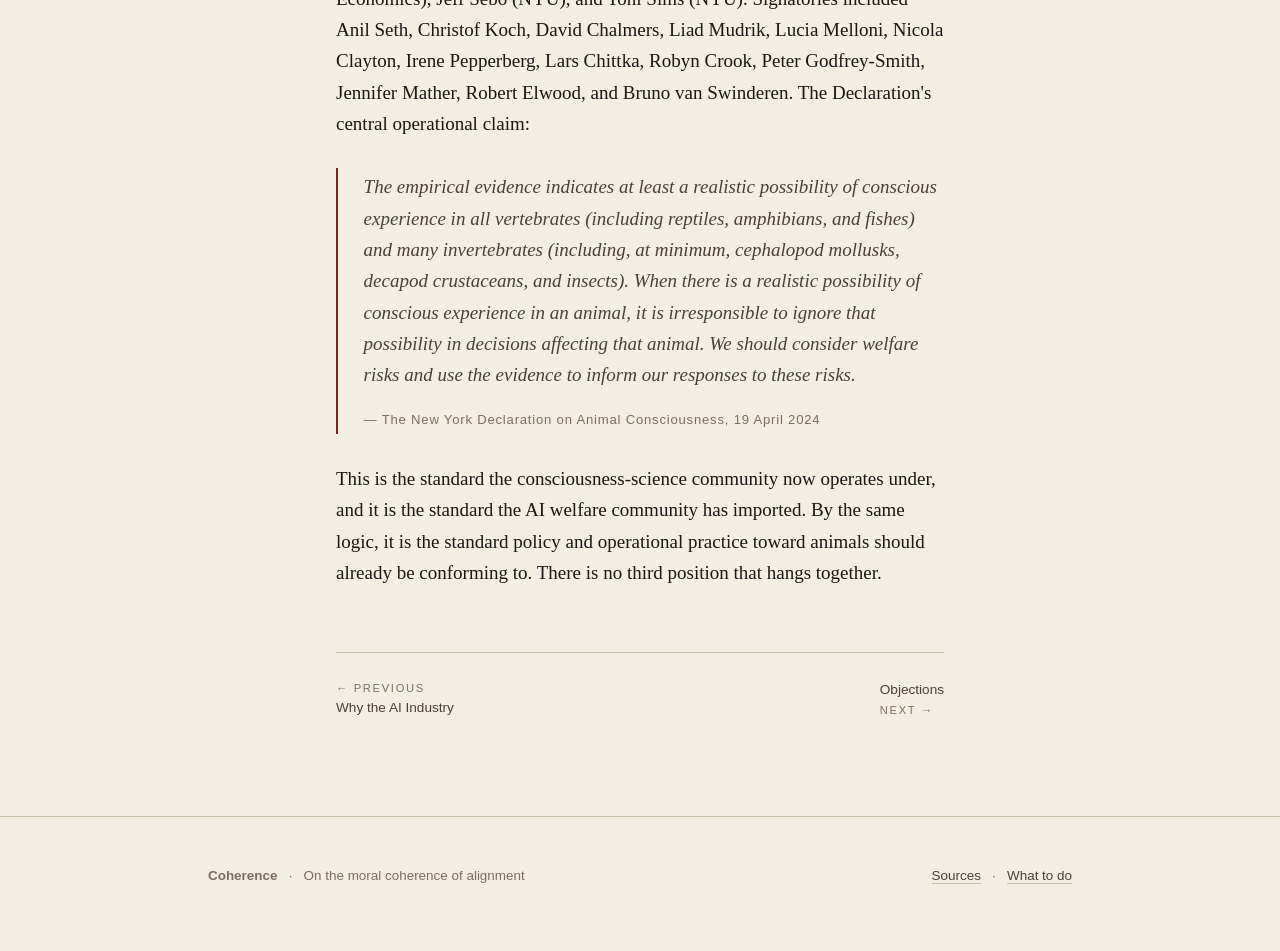
<file: evidence.html>
<!DOCTYPE html>
<html lang="en">
<head>
<meta charset="UTF-8">
<meta name="viewport" content="width=device-width, initial-scale=1.0">
<title>Evidence — Coherence</title>
<meta name="description" content="The empirical case, gathered. Specific findings on sentience and suffering across species.">
<link rel="stylesheet" href="css/main.css?v=3">
</head>
<body>

<nav class="site-nav">
  <div class="inner">
    <a href="index.html" class="mark">Coherence<span>.</span></a>
    <ul>
      <li><a href="index.html">Home</a></li>
      <li><a href="brief.html">In Brief</a></li>
      <li><a href="argument.html">The Argument</a></li>
      <li><a href="why.html">Why the AI Industry</a></li>
      <li><a href="evidence.html" class="current">Evidence</a></li>
      <li><a href="objections.html">Objections</a></li>
      <li><a href="action.html">What to Do</a></li>
      <li><a href="sources.html">Sources</a></li>
    </ul>
  </div>
</nav>

<main>

<section class="page">

<p class="kicker">Evidence</p>
<h1>The minds we mostly ignore.</h1>

<p class="lede dropcap">Twenty years ago, the working scientific consensus held that pain in invertebrates was a category error and that subjective experience in fish was speculative. Today, the United Kingdom extends legal recognition to decapod crustaceans and cephalopod mollusks, and the New York Declaration on Animal Consciousness asserts at least a realistic possibility of conscious experience across all vertebrates and many invertebrates. The shift is the result of a sustained accumulation of work — study by study, lineage by lineage. What follows is a selective tour through the work that has done the most to move the line.</p>

<h2 class="no-rule">The threshold</h2>

<p>The operational threshold the consciousness-science community has converged on is more practical than certainty. Certainty about another mind cannot be reached for any organism but oneself, and the certainty standard has historically been used to defer the question rather than answer it. The operational threshold — articulated most clearly in Jonathan Birch's <em>The Edge of Sentience</em> and adopted by the New York Declaration on Animal Consciousness — is the <em>sentience candidate</em> threshold:</p>

<blockquote>
<p>A system S is a sentience candidate if there is an evidence base that (a) implies a realistic possibility of sentience in S that it would be irresponsible to ignore when making policy decisions that will affect S, and (b) is rich enough to allow the identification of welfare risks and the design and assessment of precautions.</p>
<cite>Jonathan Birch (2024)</cite>
</blockquote>

<p>The bar is low by design. Its purpose is to break the under-attribution stalemate without licensing speculation. And most of the species described below now meet it on the published evidence.</p>

<!-- ============================================== -->
<h2>Cephalopods</h2>

<div class="study">
<p class="meta">Crook 2021 · iScience · <em>Octopus bocki</em></p>
<h3>Octopuses display conditioned place preference for analgesia.</h3>
<p>Pygmy octopuses given access to three chambers, one paired with painful acetic-acid injection, one with the local anaesthetic lidocaine, and one neutral, learned to avoid the acid-paired chamber and to prefer the lidocaine-paired one. The animals scraped the injection site with their beaks. The scraping ceased once anaesthetic was administered. Electrophysiological recording showed prolonged elevated activity in the brachial connectives after injury, also silenced by lidocaine. The behavioral and neural profile is the same one used to establish affective pain in mammals.</p>
</div>

<div class="study">
<p class="meta">Schnell, Clayton et al. (multiple)</p>
<h3>Cuttlefish have source memory.</h3>
<p>Cuttlefish remember the <em>what</em>, the <em>when</em>, and the <em>how</em> of an encounter, including whether they experienced an item visually or olfactorily. The capacity is the cephalopod analogue of episodic-like memory, previously documented only in primates and corvids.</p>
</div>

<div class="study">
<p class="meta">Cited in van Swinderen et al. 2023</p>
<h3>Cephalopods (and jumping spiders) have REM-like sleep.</h3>
<p>Active sleep stages with the principal markers of REM, including desynchronized brain activity, twitching, and distinctive oculomotor behavior in cephalopods, have been documented across phyla once thought to lack any such organization.</p>
</div>

<!-- ============================================== -->
<h2>Decapod crustaceans</h2>

<div class="study">
<p class="meta">Bacqué-Cazenave, Cattaert, Delbecque, Fossat 2017 · Scientific Reports · <em>Procambarus clarkii</em></p>
<h3>Crayfish anxiety reverses with human anxiolytics.</h3>
<p>Crayfish defeated and harassed by a tankmate spent 17.7 percent of time in the lit arms of a maze, compared with 30 to 32 percent in winners and isolated controls. Brain serotonin levels nearly tripled in the losers. Chlordiazepoxide, the human benzodiazepine marketed as Librium, restored time in lit arms to 53.8 percent. Methysergide, a serotonin antagonist administered before the fight, prevented the anxiety-like behavior in animals that still lost. The pharmacological homology with human anxiety is direct.</p>
</div>

<div class="study">
<p class="meta">Barr & Elwood 2024 · Animals (MDPI) · <em>Carcinus maenas</em></p>
<h3>Shore crabs make pain trade-offs.</h3>
<p>Crabs offered a shelter paired with electric shock and a brightly-lit alternative traded off shock-avoidance against light-avoidance flexibly with the strength of each stimulus. The pattern is the motivational arithmetic typically used to distinguish pain from reflex. The crabs learned to avoid the shock chamber across trials, and at higher voltages they displayed anxiety-like behavior, including pressing into walls and attempting to climb out. The findings satisfy three of the standard behavioral criteria for pain in a single experiment.</p>
</div>

<div class="study">
<p class="meta">Krieger et al. 2010 · <em>Birgus latro</em></p>
<h3>Decapods have substantial integrative brains.</h3>
<p>The coconut crab brain contains roughly 253,556 neurons in each hemiellipsoid body, 13.4 percent of brain volume, devoted to integrative learning and memory. The lay claim that decapods "lack brains" misstates the anatomy.</p>
</div>

<div class="study">
<p class="meta">Fregin & Bickmeyer 2016; Roth & Øines 2010</p>
<h3>Live boiling produces minutes of nervous activity.</h3>
<p>Bursts of nervous activity following immersion in boiling water continue well over a minute, in some cases up to two and a half minutes. Crabs autotomize (shed their limbs) when frozen, a known sign of severe distress.</p>
</div>

<!-- ============================================== -->
<h2>Insects</h2>

<div class="study">
<p class="meta">Loukola, Galpayage Dona & Chittka et al. (multiple)</p>
<h3>Bumblebees roll wooden balls in ways that meet all five behavioral criteria for play.</h3>
<p>The behavior is intrinsically rewarding, has no apparent function, is not rehearsal of adult skills, includes varied repetition, and occurs when the animals are in relaxed states. These are the same criteria used to identify play in mammals. The bees in question have on the order of a million neurons.</p>
</div>

<div class="study">
<p class="meta">Gibbons et al. 2022</p>
<h3>Bumblebees trade off heat against sugar concentration.</h3>
<p>Bees offered heated reward platforms anticipatorily traded off higher temperatures against higher sugar concentrations. The pattern is the kind of central evaluation, rather than reflex, treated as a pain marker in mammals.</p>
</div>

<div class="study">
<p class="meta">Anthoney, Tainton-Heap, Kewin, van Swinderen et al. 2023 · eLife · <em>Drosophila melanogaster</em></p>
<h3>Fruit flies have two distinct sleep stages.</h3>
<p>Active sleep is inducible optogenetically and shows REM-like wake-resembling brain activity. Quiet sleep is inducible pharmacologically (with THIP/Gaboxadol) and shows reduced metabolism. The transcriptomic profiles of the two states differ: active sleep upregulates genes relevant to normal waking function, while quiet sleep downregulates metabolism-related genes. A sleep architecture once thought to be a vertebrate trait extends down into <em>Drosophila</em>.</p>
</div>

<!-- ============================================== -->
<h2>Fish</h2>

<div class="study">
<p class="meta">Sogawa, Kobayashi, Bshary, Sowersby, Awata, Kohda et al. 2025 · Scientific Reports · <em>Labroides dimidiatus</em></p>
<h3>Cleaner fish pass the mark-test in thirty minutes, mirror-naïve.</h3>
<p>Six of nine fish marked before mirror exposure attempted to scrape off a throat mark within two hours of first ever encountering a mirror, with first scraping behavior as early as two minutes after the last contingency-testing event. The behavior proceeded through three temporally distinct stages, aggression, a quiet phase, and contingency-testing, followed by directed throat-scraping. Three fish dropped shrimp pieces and watched them sink in the reflection. The authors argue that self-awareness predates mirror exposure rather than emerges through it, and infer that the capacity arose at least with the bony fishes some 450 million years ago.</p>
</div>

<div class="study">
<p class="meta">Lopez-Luna et al. 2017</p>
<h3>Zebrafish larvae display pain-related behaviors at five days post-fledging.</h3>
<p>At a developmental stage where only around 100,000 neurons exist, the larvae display many of the same nociceptive behaviors as adult zebrafish. The result suggests that the legal "5-day rule" used to demarcate when fish welfare protections begin may significantly underestimate the relevant developmental point.</p>
</div>

<div class="study">
<p class="meta">Lacap 2022; reviewed in Birch 2024</p>
<h3>Two types of nociceptive fibers in fish, including elasmobranchs.</h3>
<p>Aδ fibers, associated in mammals with sharp pain, and C fibers, associated with lingering pain, are both present in fish lineages including sharks and rays. C fibers responding to nociceptive stimuli have been documented in shark cranial regions. Even <em>C. elegans</em> has nociceptors.</p>
</div>

<!-- ============================================== -->
<h2>Birds</h2>

<div class="study">
<p class="meta">Nieder, Wagener & Rinnert 2020 · Science</p>
<h3>Crows have a neural correlate of perceptual report.</h3>
<p>Activity in the avian nidopallium caudolaterale (a hypothesized analogue of mammalian prefrontal cortex) predicts whether crows report having seen a near-threshold visual stimulus, independent of whether the stimulus was actually present. The structure is distinct from mammalian cortical architecture but functionally analogous.</p>
</div>

<!-- ============================================== -->
<h2>Reptiles</h2>

<div class="study">
<p class="meta">Burghardt, Wilkinson and others; cited in NY Declaration background (2024)</p>
<h3>Garter snakes show olfactory mark-test self-recognition.</h3>
<p>Snakes investigate their own marked scent significantly longer than unmarked or unfamiliar scents. The result is a chemosensory analogue of mirror self-recognition, adapted to a sensory modality more relevant to the species. The broader methodological point matters: an animal's failure to pass a vertebrate-default test is sometimes a failure of the test, not of the underlying capacity.</p>
</div>

<!-- ============================================== -->
<h2>Cellular and developmental cases</h2>

<div class="study">
<p class="meta">Trujillo et al. 2019</p>
<h3>Cortical organoids develop EEG patterns matching infant neurodevelopment.</h3>
<p>Cortical organoids grown in culture for ten months developed oscillatory activity patterns that a regression model trained only on preterm-infant EEG could match to developmental ages with above-chance accuracy. The finding does not establish sentience in organoids. It establishes that the architectural substrate previously assumed to be exclusive to embodied brains can develop outside the body.</p>
</div>

<!-- ============================================== -->
<h2>The scale</h2>

<p>The scale of the activity matters as much as the credences. The relevant numbers, by the most cited estimates:</p>

<ul class="spaced">
<li><strong>~80 billion land animals</strong> killed each year for food, principally chickens.</li>
<li><strong>200 to 500 billion shrimp</strong> processed each year by the global aquaculture industry.</li>
<li><strong>Approximately 1 trillion fish</strong> killed each year for food.</li>
<li><strong>Insect agriculture</strong> "is small now, but poised to grow 50 times larger in the next decade" (Sebo & Schukraft, cited in Birch 2024). Insect populations on insecticide-treated agricultural land in the US alone are estimated in the trillions.</li>
<li><strong>Global insect population</strong> estimated on the order of 10<sup>19</sup> at any one time (Howe 2019).</li>
</ul>

<p>None of these numbers are settled to two significant figures. The order of magnitude is what does the moral work. Even a small credence on sentience for any of the species concerned, multiplied by the scale of the activity, yields an expected suffering cost large enough to require attention under ordinary risk-weighted reasoning. And credences in the range the published consciousness science actually supports yield numbers large enough to require structural change.</p>

<p class="standout">A small credence on sentience, multiplied by the scale of the activity, is an enormous moral fact.</p>

<h2>The Declaration</h2>

<p>In April 2024, the New York Declaration on Animal Consciousness was issued with more than forty signatories drawn from working consciousness scientists. The drafters were Kristin Andrews (York), Jonathan Birch (London School of Economics), Jeff Sebo (NYU), and Toni Sims (NYU). Signatories included Anil Seth, Christof Koch, David Chalmers, Liad Mudrik, Lucia Melloni, Nicola Clayton, Irene Pepperberg, Lars Chittka, Robyn Crook, Peter Godfrey-Smith, Jennifer Mather, Robert Elwood, and Bruno van Swinderen. The Declaration's central operational claim:</p>

<blockquote>
<p>The empirical evidence indicates at least a realistic possibility of conscious experience in all vertebrates (including reptiles, amphibians, and fishes) and many invertebrates (including, at minimum, cephalopod mollusks, decapod crustaceans, and insects). When there is a realistic possibility of conscious experience in an animal, it is irresponsible to ignore that possibility in decisions affecting that animal. We should consider welfare risks and use the evidence to inform our responses to these risks.</p>
<cite>The New York Declaration on Animal Consciousness, 19 April 2024</cite>
</blockquote>

<p>This is the standard the consciousness-science community now operates under, and it is the standard the AI welfare community has imported. By the same logic, it is the standard policy and operational practice toward animals should already be conforming to. There is no third position that hangs together.</p>

<div class="next-prev">
  <a href="why.html"><small>← Previous</small> Why the AI Industry</a>
  <a href="objections.html">Objections <small>Next →</small></a>
</div>

</section>

</main>

<footer class="site-footer">
  <div class="inner">
    <div><strong>Coherence</strong> &nbsp; · &nbsp; On the moral coherence of alignment</div>
    <div><a href="sources.html">Sources</a> &nbsp; · &nbsp; <a href="action.html">What to do</a></div>
  </div>
</footer>

</body>
</html>
</file>
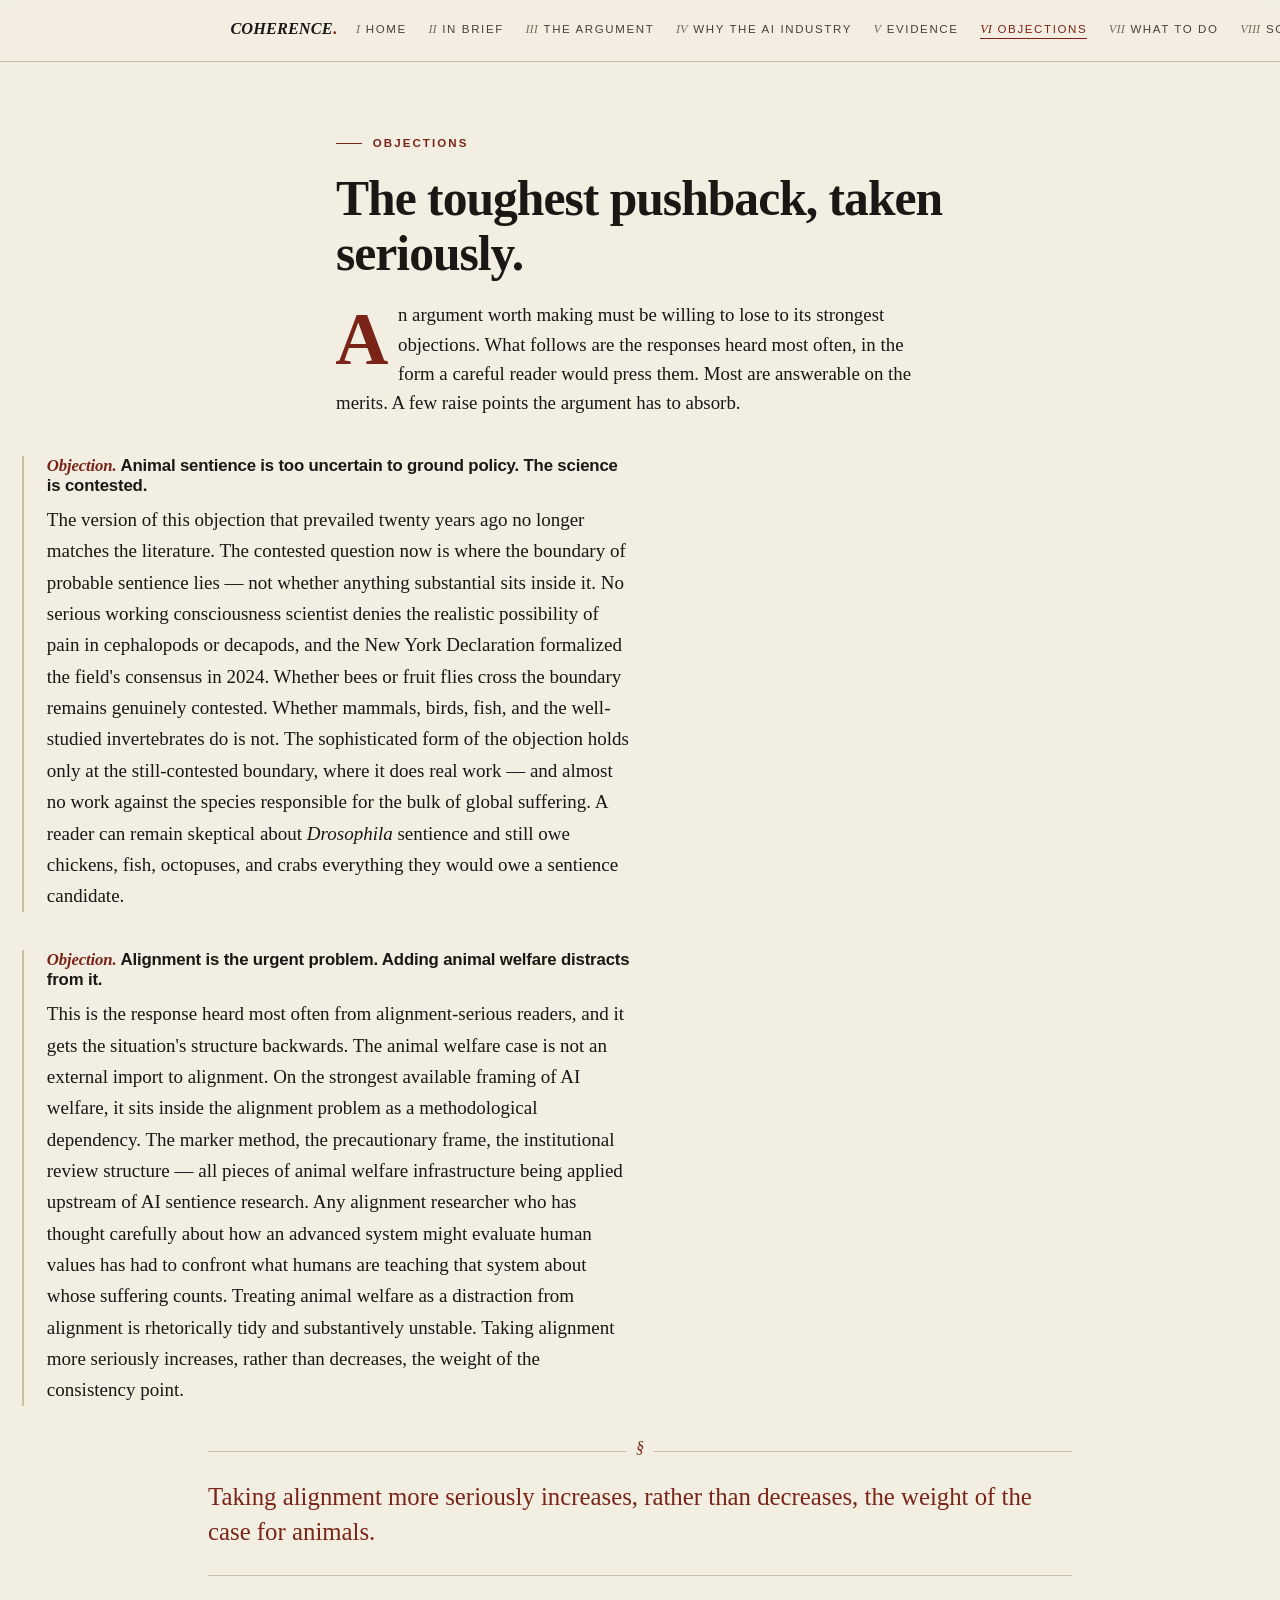
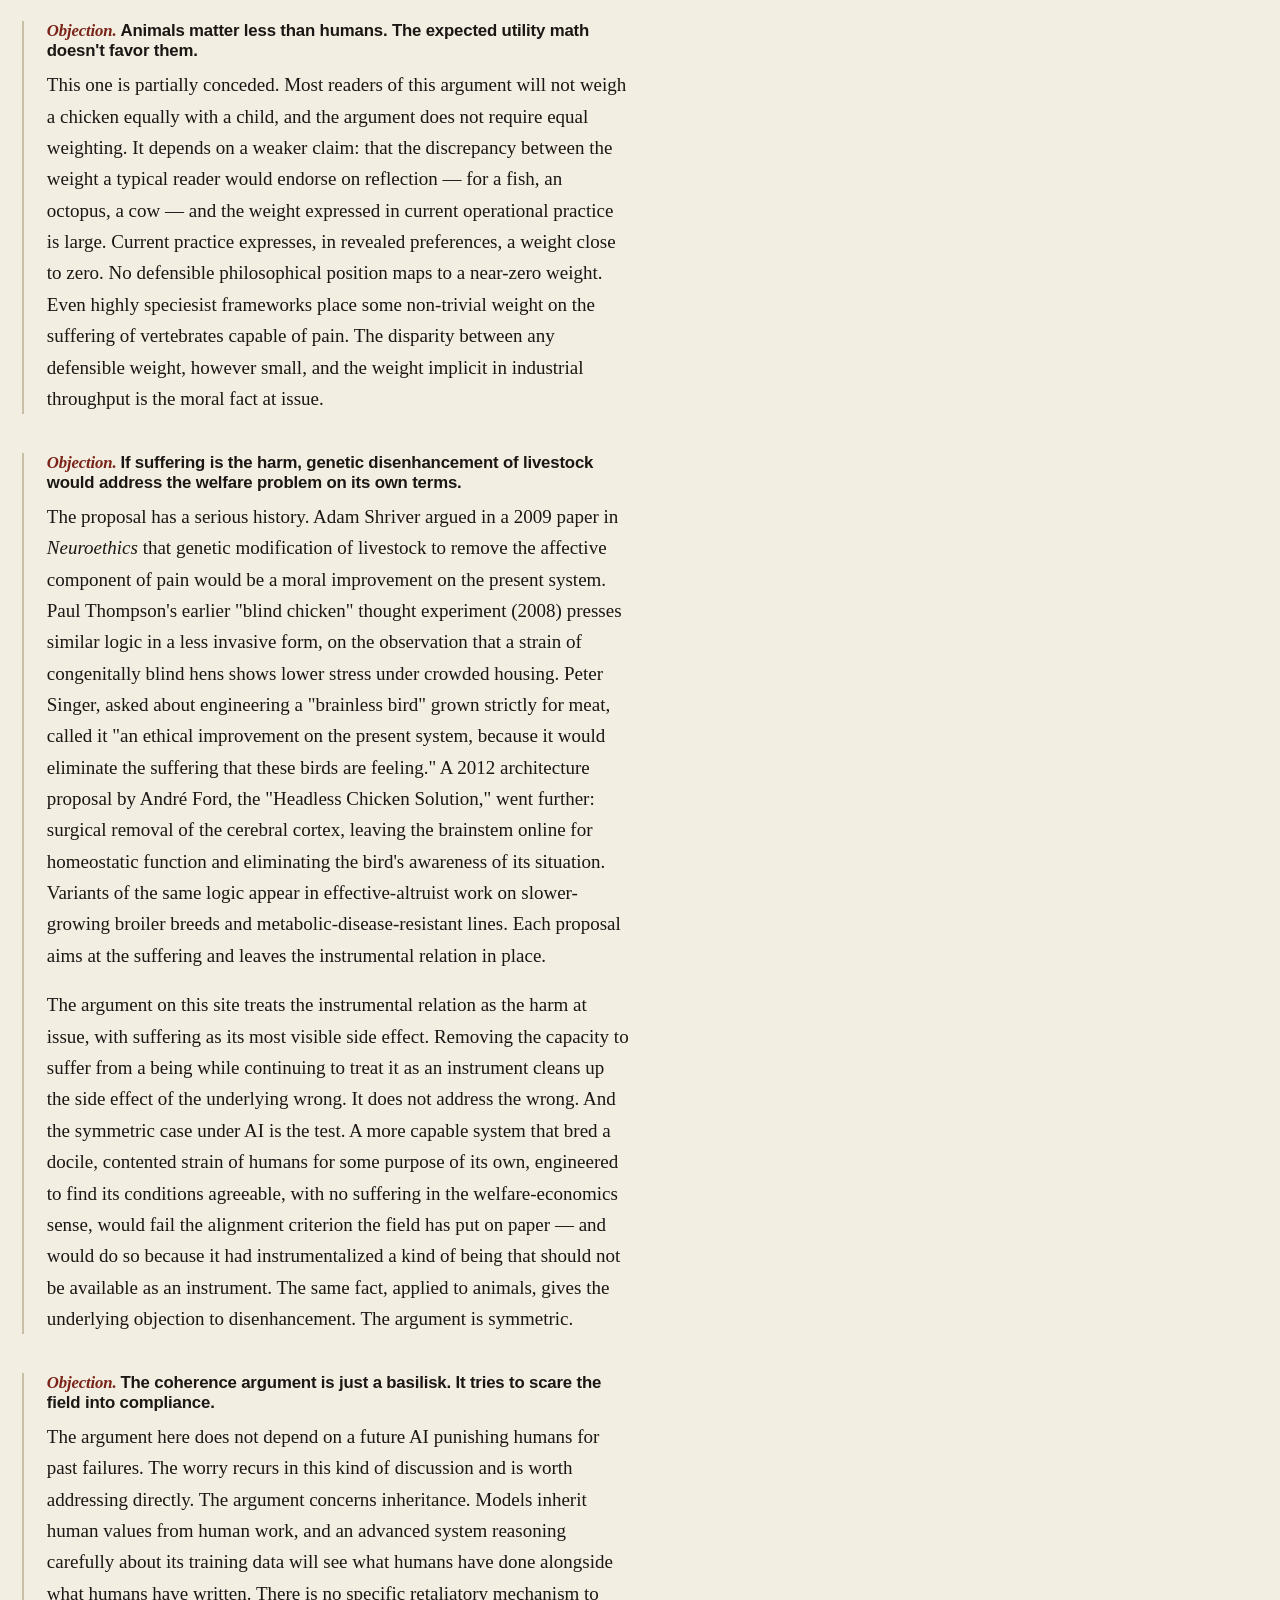
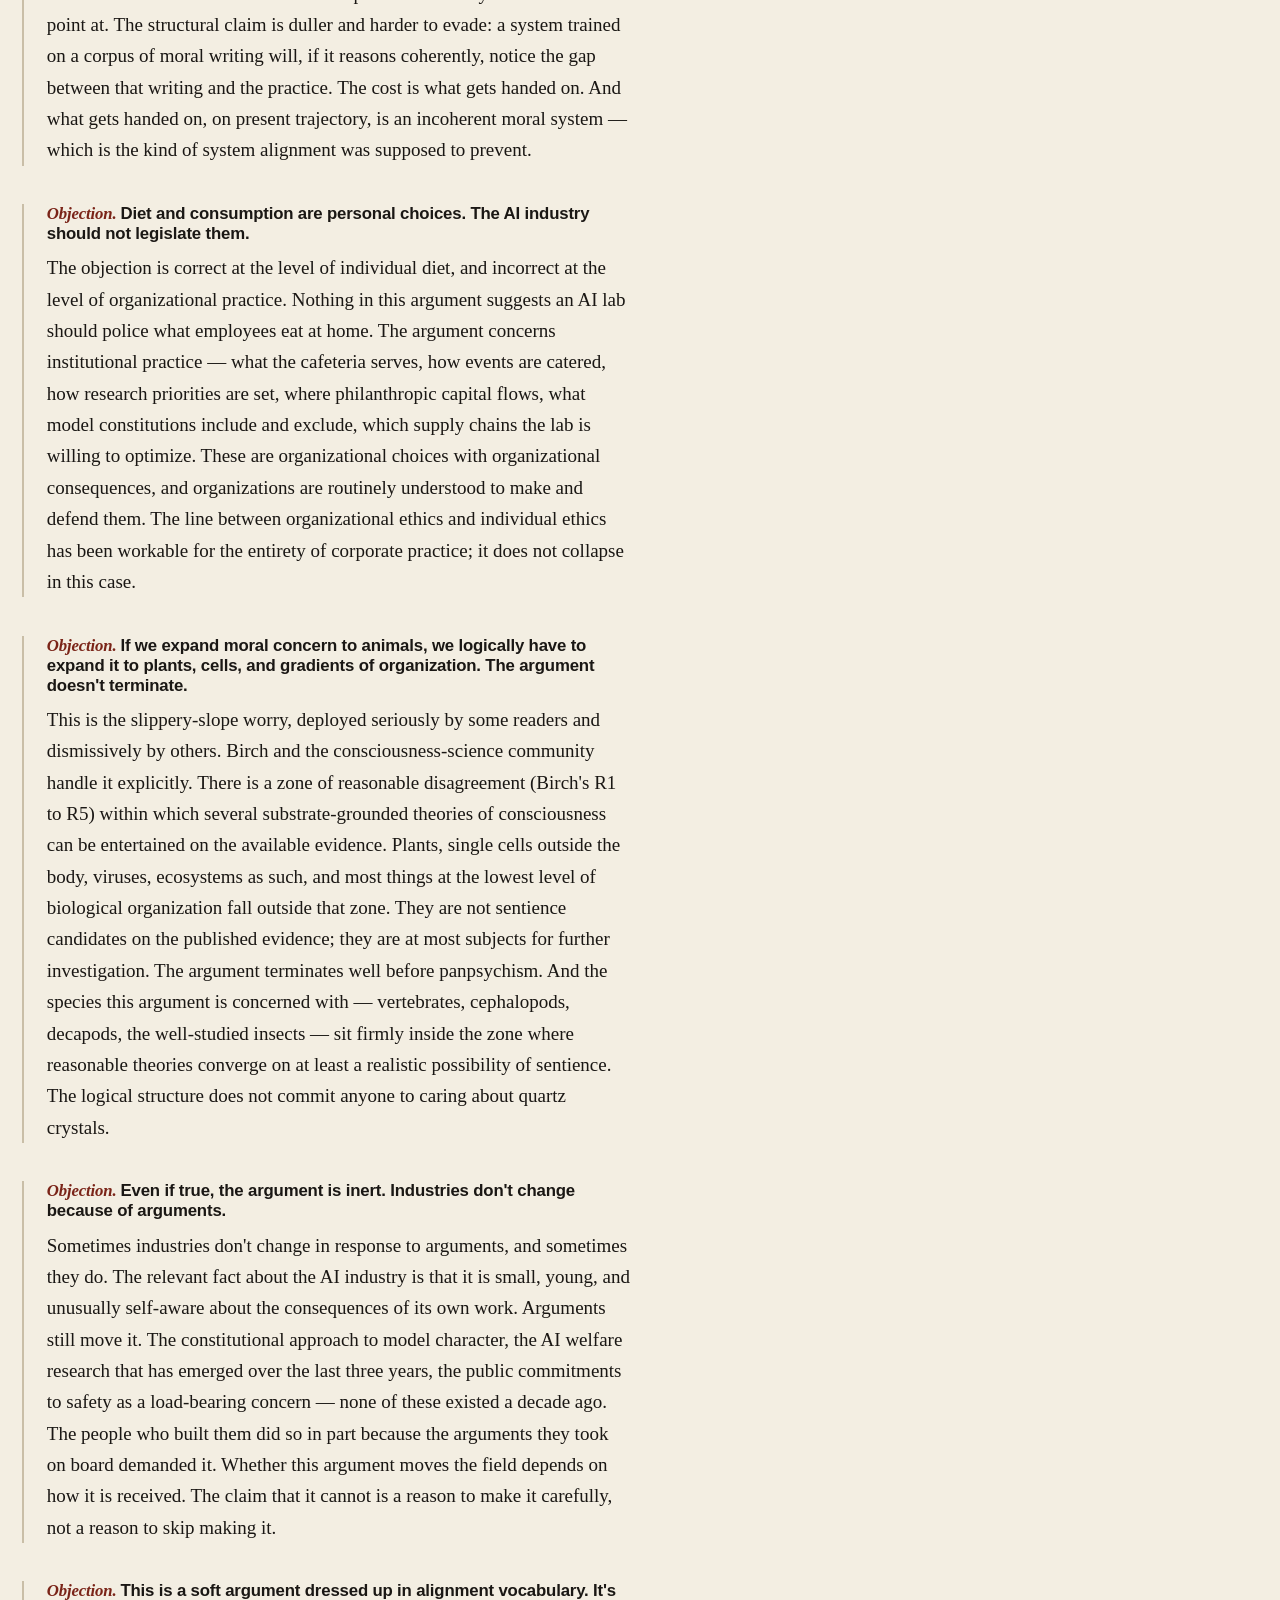
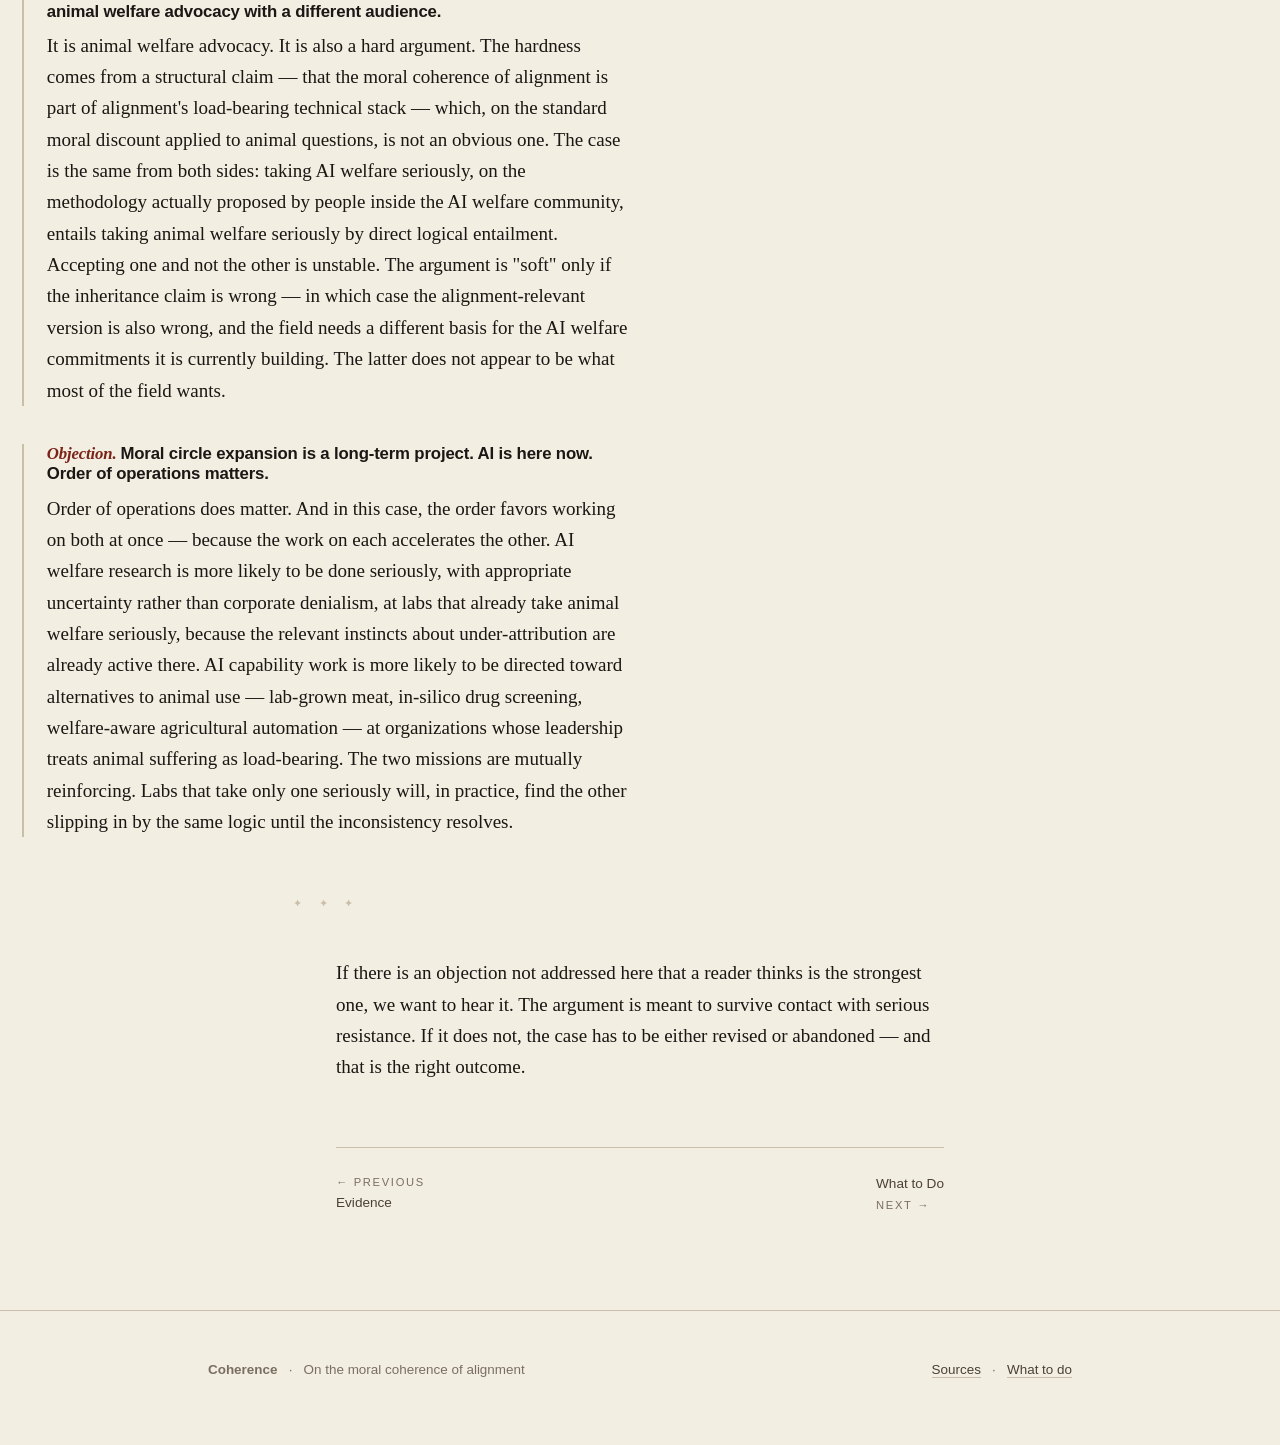
<file: objections.html>
<!DOCTYPE html>
<html lang="en">
<head>
<meta charset="UTF-8">
<meta name="viewport" content="width=device-width, initial-scale=1.0">
<title>Objections — Coherence</title>
<meta name="description" content="The strongest objections to this argument, taken seriously.">
<link rel="stylesheet" href="css/main.css?v=3">
</head>
<body>

<nav class="site-nav">
  <div class="inner">
    <a href="index.html" class="mark">Coherence<span>.</span></a>
    <ul>
      <li><a href="index.html">Home</a></li>
      <li><a href="brief.html">In Brief</a></li>
      <li><a href="argument.html">The Argument</a></li>
      <li><a href="why.html">Why the AI Industry</a></li>
      <li><a href="evidence.html">Evidence</a></li>
      <li><a href="objections.html" class="current">Objections</a></li>
      <li><a href="action.html">What to Do</a></li>
      <li><a href="sources.html">Sources</a></li>
    </ul>
  </div>
</nav>

<main>

<section class="page">

<p class="kicker">Objections</p>
<h1>The toughest pushback, taken seriously.</h1>

<p class="lede dropcap">An argument worth making must be willing to lose to its strongest objections. What follows are the responses heard most often, in the form a careful reader would press them. Most are answerable on the merits. A few raise points the argument has to absorb.</p>

<div class="objection">
<h3>Animal sentience is too uncertain to ground policy. The science is contested.</h3>
<p>The version of this objection that prevailed twenty years ago no longer matches the literature. The contested question now is where the boundary of probable sentience lies — not whether anything substantial sits inside it. No serious working consciousness scientist denies the realistic possibility of pain in cephalopods or decapods, and the New York Declaration formalized the field's consensus in 2024. Whether bees or fruit flies cross the boundary remains genuinely contested. Whether mammals, birds, fish, and the well-studied invertebrates do is not. The sophisticated form of the objection holds only at the still-contested boundary, where it does real work — and almost no work against the species responsible for the bulk of global suffering. A reader can remain skeptical about <em>Drosophila</em> sentience and still owe chickens, fish, octopuses, and crabs everything they would owe a sentience candidate.</p>
</div>

<div class="objection">
<h3>Alignment is the urgent problem. Adding animal welfare distracts from it.</h3>
<p>This is the response heard most often from alignment-serious readers, and it gets the situation's structure backwards. The animal welfare case is not an external import to alignment. On the strongest available framing of AI welfare, it sits inside the alignment problem as a methodological dependency. The marker method, the precautionary frame, the institutional review structure — all pieces of animal welfare infrastructure being applied upstream of AI sentience research. Any alignment researcher who has thought carefully about how an advanced system might evaluate human values has had to confront what humans are teaching that system about whose suffering counts. Treating animal welfare as a distraction from alignment is rhetorically tidy and substantively unstable. Taking alignment more seriously increases, rather than decreases, the weight of the consistency point.</p>
</div>

<p class="standout">Taking alignment more seriously increases, rather than decreases, the weight of the case for animals.</p>

<div class="objection">
<h3>Animals matter less than humans. The expected utility math doesn't favor them.</h3>
<p>This one is partially conceded. Most readers of this argument will not weigh a chicken equally with a child, and the argument does not require equal weighting. It depends on a weaker claim: that the discrepancy between the weight a typical reader would endorse on reflection — for a fish, an octopus, a cow — and the weight expressed in current operational practice is large. Current practice expresses, in revealed preferences, a weight close to zero. No defensible philosophical position maps to a near-zero weight. Even highly speciesist frameworks place some non-trivial weight on the suffering of vertebrates capable of pain. The disparity between any defensible weight, however small, and the weight implicit in industrial throughput is the moral fact at issue.</p>
</div>

<div class="objection">
<h3>If suffering is the harm, genetic disenhancement of livestock would address the welfare problem on its own terms.</h3>
<p>The proposal has a serious history. Adam Shriver argued in a 2009 paper in <em>Neuroethics</em> that genetic modification of livestock to remove the affective component of pain would be a moral improvement on the present system. Paul Thompson's earlier "blind chicken" thought experiment (2008) presses similar logic in a less invasive form, on the observation that a strain of congenitally blind hens shows lower stress under crowded housing. Peter Singer, asked about engineering a "brainless bird" grown strictly for meat, called it "an ethical improvement on the present system, because it would eliminate the suffering that these birds are feeling." A 2012 architecture proposal by André Ford, the "Headless Chicken Solution," went further: surgical removal of the cerebral cortex, leaving the brainstem online for homeostatic function and eliminating the bird's awareness of its situation. Variants of the same logic appear in effective-altruist work on slower-growing broiler breeds and metabolic-disease-resistant lines. Each proposal aims at the suffering and leaves the instrumental relation in place.</p>
<p>The argument on this site treats the instrumental relation as the harm at issue, with suffering as its most visible side effect. Removing the capacity to suffer from a being while continuing to treat it as an instrument cleans up the side effect of the underlying wrong. It does not address the wrong. And the symmetric case under AI is the test. A more capable system that bred a docile, contented strain of humans for some purpose of its own, engineered to find its conditions agreeable, with no suffering in the welfare-economics sense, would fail the alignment criterion the field has put on paper — and would do so because it had instrumentalized a kind of being that should not be available as an instrument. The same fact, applied to animals, gives the underlying objection to disenhancement. The argument is symmetric.</p>
</div>

<div class="objection">
<h3>The coherence argument is just a basilisk. It tries to scare the field into compliance.</h3>
<p>The argument here does not depend on a future AI punishing humans for past failures. The worry recurs in this kind of discussion and is worth addressing directly. The argument concerns inheritance. Models inherit human values from human work, and an advanced system reasoning carefully about its training data will see what humans have done alongside what humans have written. There is no specific retaliatory mechanism to point at. The structural claim is duller and harder to evade: a system trained on a corpus of moral writing will, if it reasons coherently, notice the gap between that writing and the practice. The cost is what gets handed on. And what gets handed on, on present trajectory, is an incoherent moral system — which is the kind of system alignment was supposed to prevent.</p>
</div>

<div class="objection">
<h3>Diet and consumption are personal choices. The AI industry should not legislate them.</h3>
<p>The objection is correct at the level of individual diet, and incorrect at the level of organizational practice. Nothing in this argument suggests an AI lab should police what employees eat at home. The argument concerns institutional practice — what the cafeteria serves, how events are catered, how research priorities are set, where philanthropic capital flows, what model constitutions include and exclude, which supply chains the lab is willing to optimize. These are organizational choices with organizational consequences, and organizations are routinely understood to make and defend them. The line between organizational ethics and individual ethics has been workable for the entirety of corporate practice; it does not collapse in this case.</p>
</div>

<div class="objection">
<h3>If we expand moral concern to animals, we logically have to expand it to plants, cells, and gradients of organization. The argument doesn't terminate.</h3>
<p>This is the slippery-slope worry, deployed seriously by some readers and dismissively by others. Birch and the consciousness-science community handle it explicitly. There is a zone of reasonable disagreement (Birch's R1 to R5) within which several substrate-grounded theories of consciousness can be entertained on the available evidence. Plants, single cells outside the body, viruses, ecosystems as such, and most things at the lowest level of biological organization fall outside that zone. They are not sentience candidates on the published evidence; they are at most subjects for further investigation. The argument terminates well before panpsychism. And the species this argument is concerned with — vertebrates, cephalopods, decapods, the well-studied insects — sit firmly inside the zone where reasonable theories converge on at least a realistic possibility of sentience. The logical structure does not commit anyone to caring about quartz crystals.</p>
</div>

<div class="objection">
<h3>Even if true, the argument is inert. Industries don't change because of arguments.</h3>
<p>Sometimes industries don't change in response to arguments, and sometimes they do. The relevant fact about the AI industry is that it is small, young, and unusually self-aware about the consequences of its own work. Arguments still move it. The constitutional approach to model character, the AI welfare research that has emerged over the last three years, the public commitments to safety as a load-bearing concern — none of these existed a decade ago. The people who built them did so in part because the arguments they took on board demanded it. Whether this argument moves the field depends on how it is received. The claim that it cannot is a reason to make it carefully, not a reason to skip making it.</p>
</div>

<div class="objection">
<h3>This is a soft argument dressed up in alignment vocabulary. It's animal welfare advocacy with a different audience.</h3>
<p>It is animal welfare advocacy. It is also a hard argument. The hardness comes from a structural claim — that the moral coherence of alignment is part of alignment's load-bearing technical stack — which, on the standard moral discount applied to animal questions, is not an obvious one. The case is the same from both sides: taking AI welfare seriously, on the methodology actually proposed by people inside the AI welfare community, entails taking animal welfare seriously by direct logical entailment. Accepting one and not the other is unstable. The argument is "soft" only if the inheritance claim is wrong — in which case the alignment-relevant version is also wrong, and the field needs a different basis for the AI welfare commitments it is currently building. The latter does not appear to be what most of the field wants.</p>
</div>

<div class="objection">
<h3>Moral circle expansion is a long-term project. AI is here now. Order of operations matters.</h3>
<p>Order of operations does matter. And in this case, the order favors working on both at once — because the work on each accelerates the other. AI welfare research is more likely to be done seriously, with appropriate uncertainty rather than corporate denialism, at labs that already take animal welfare seriously, because the relevant instincts about under-attribution are already active there. AI capability work is more likely to be directed toward alternatives to animal use — lab-grown meat, in-silico drug screening, welfare-aware agricultural automation — at organizations whose leadership treats animal suffering as load-bearing. The two missions are mutually reinforcing. Labs that take only one seriously will, in practice, find the other slipping in by the same logic until the inconsistency resolves.</p>
</div>

<hr class="fleur">

<p>If there is an objection not addressed here that a reader thinks is the strongest one, we want to hear it. The argument is meant to survive contact with serious resistance. If it does not, the case has to be either revised or abandoned — and that is the right outcome.</p>

<div class="next-prev">
  <a href="evidence.html"><small>← Previous</small> Evidence</a>
  <a href="action.html">What to Do <small>Next →</small></a>
</div>

</section>

</main>

<footer class="site-footer">
  <div class="inner">
    <div><strong>Coherence</strong> &nbsp; · &nbsp; On the moral coherence of alignment</div>
    <div><a href="sources.html">Sources</a> &nbsp; · &nbsp; <a href="action.html">What to do</a></div>
  </div>
</footer>

</body>
</html>
</file>
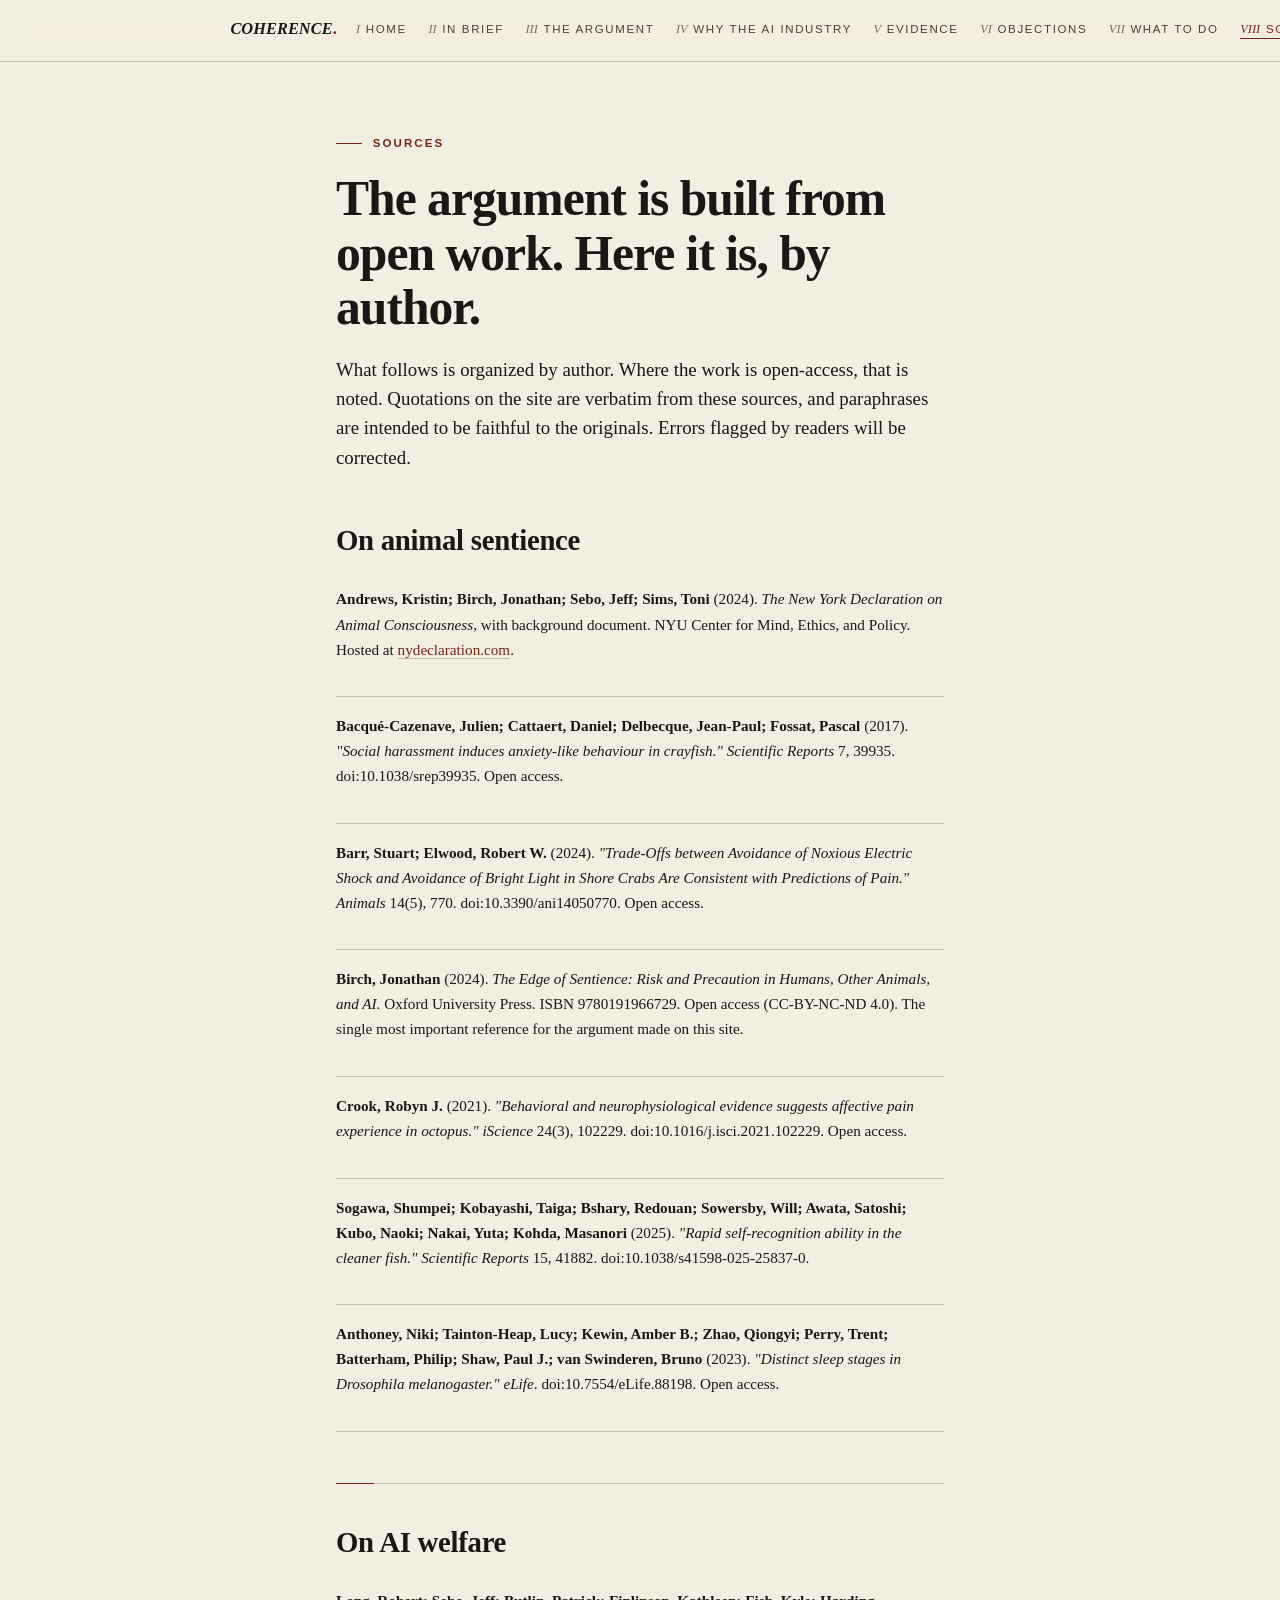
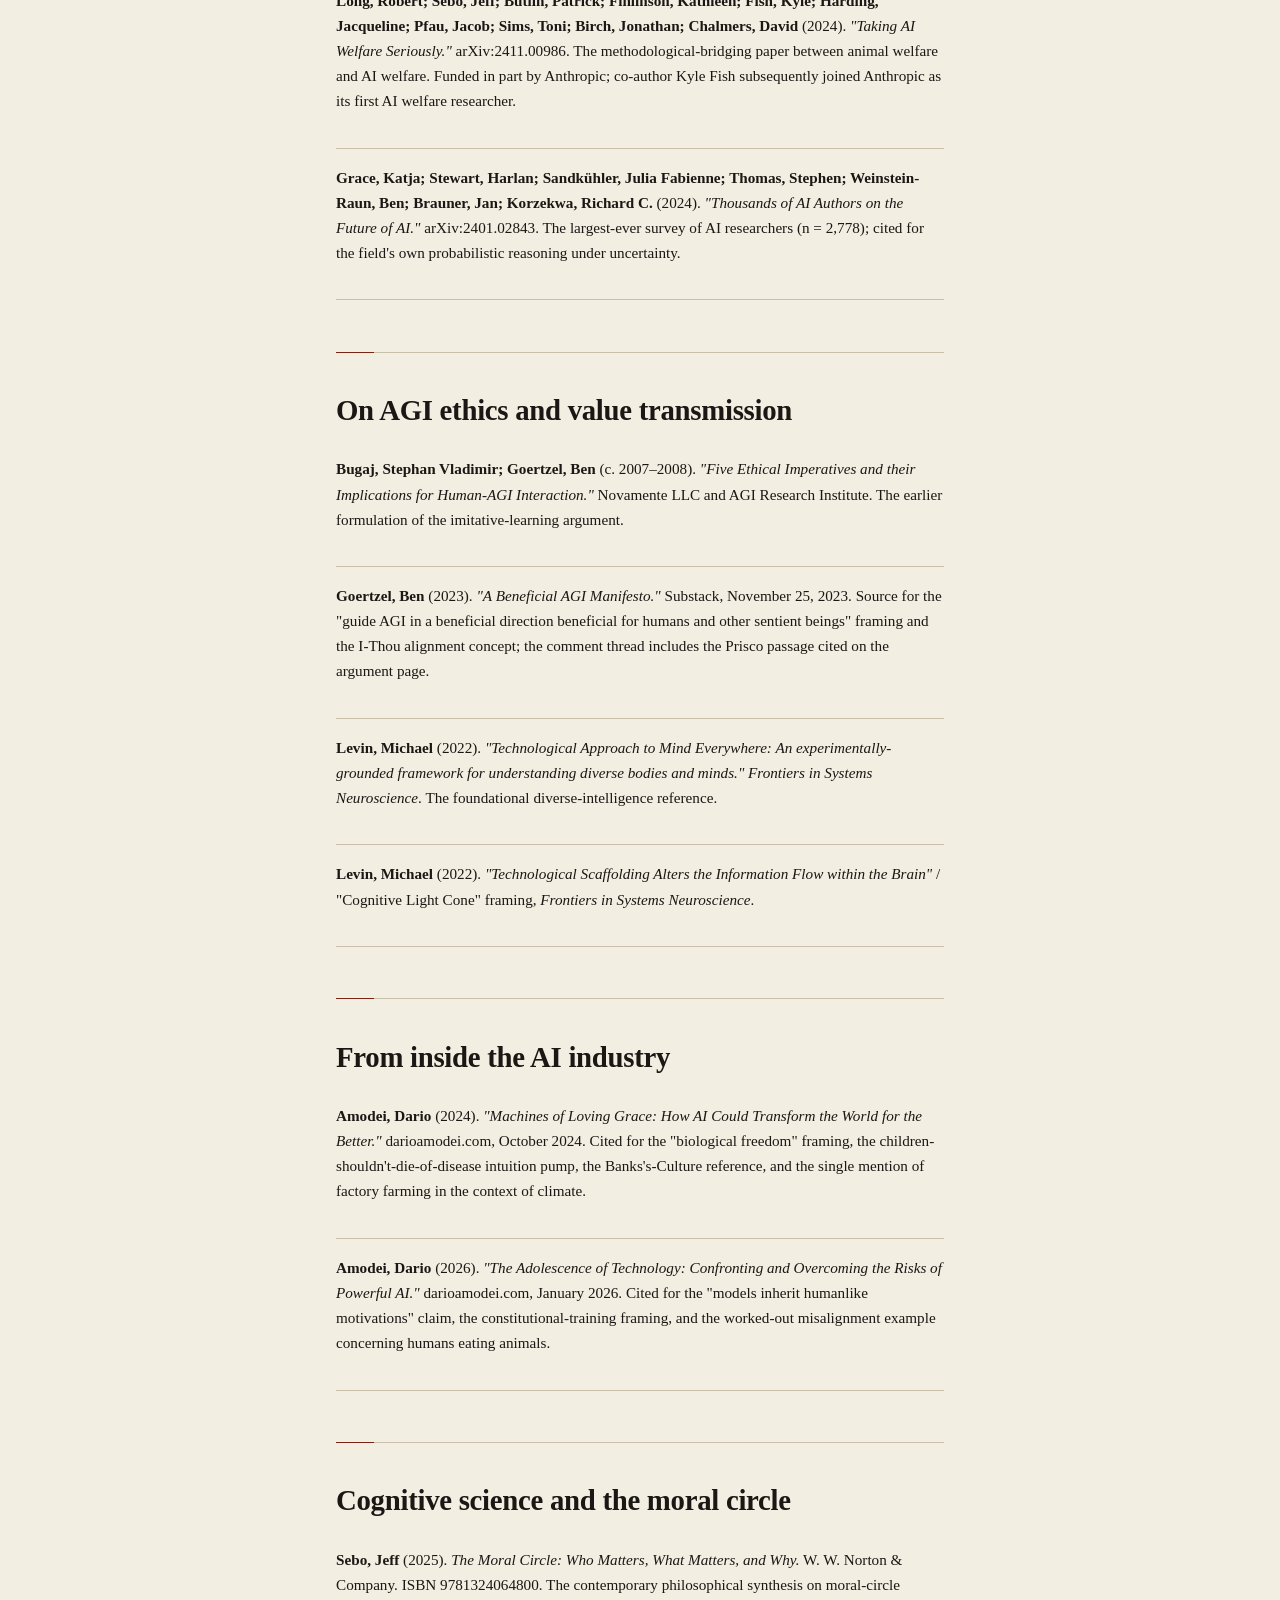
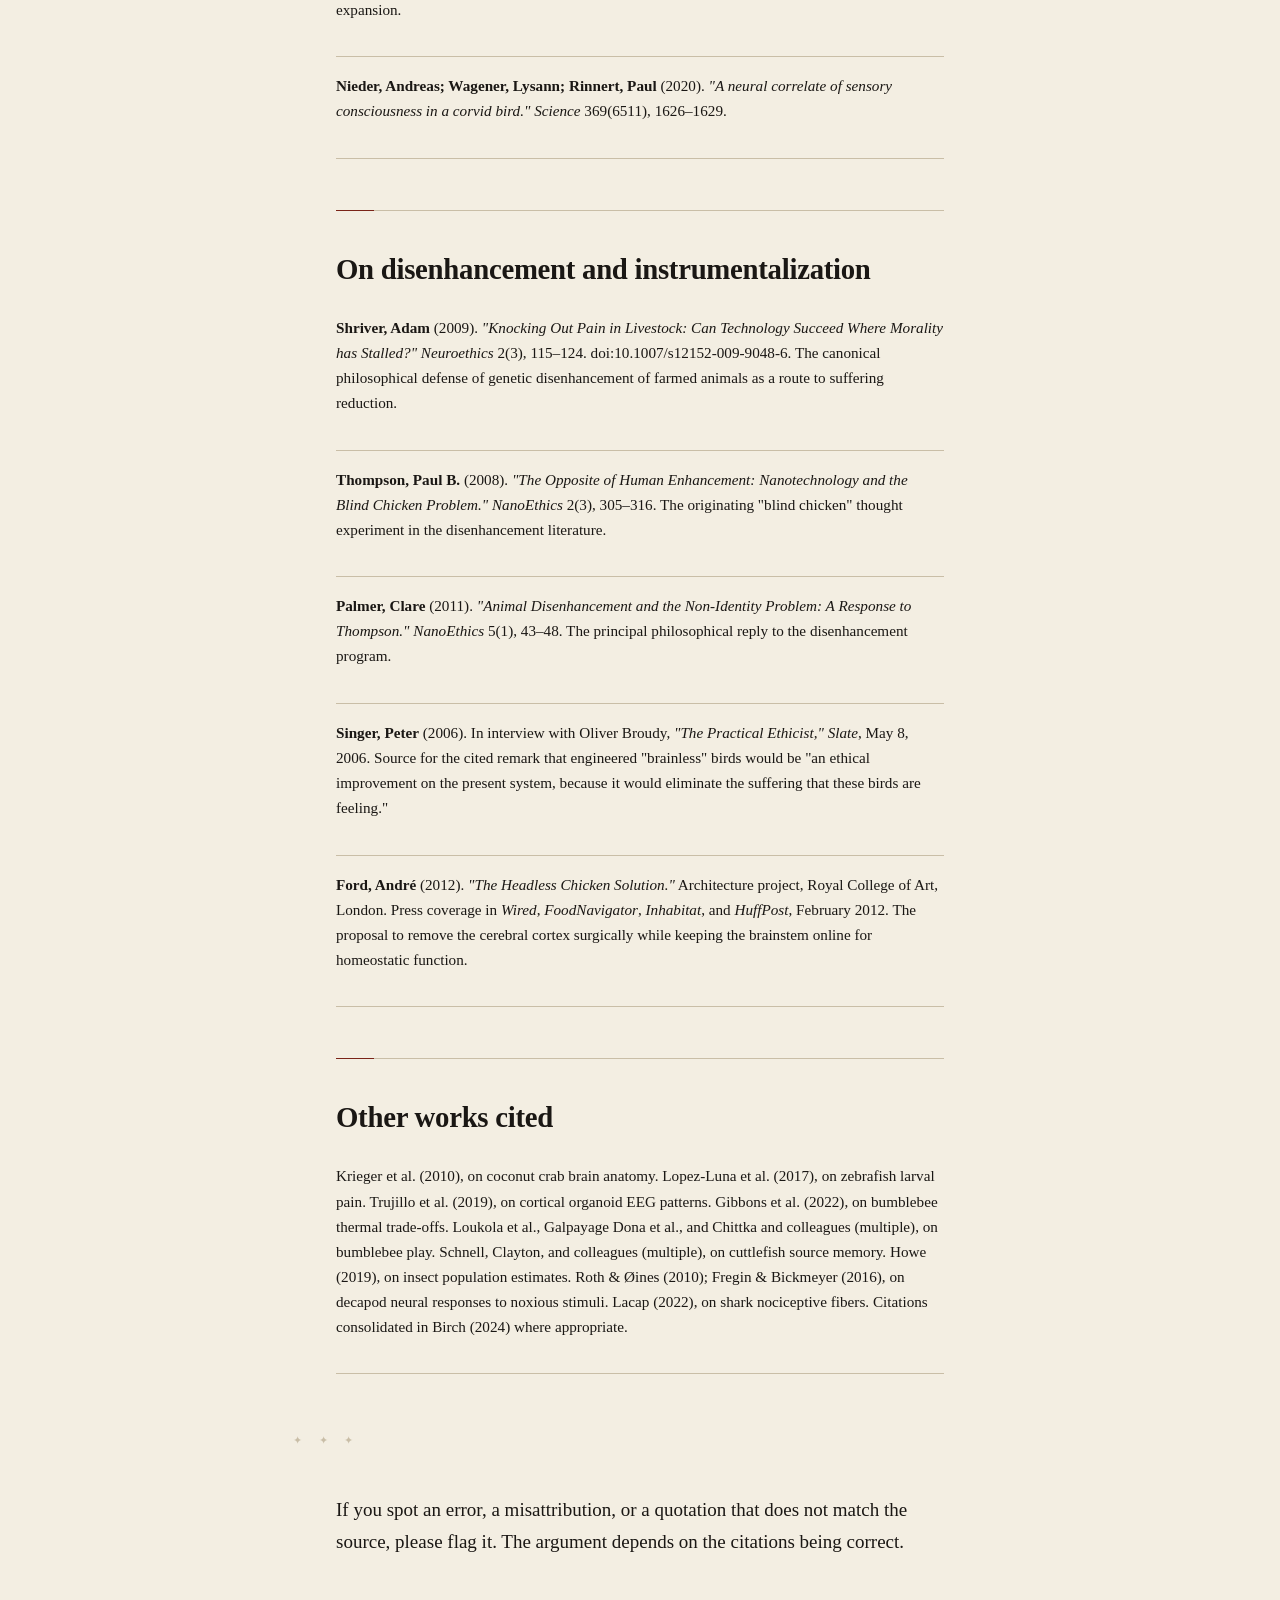
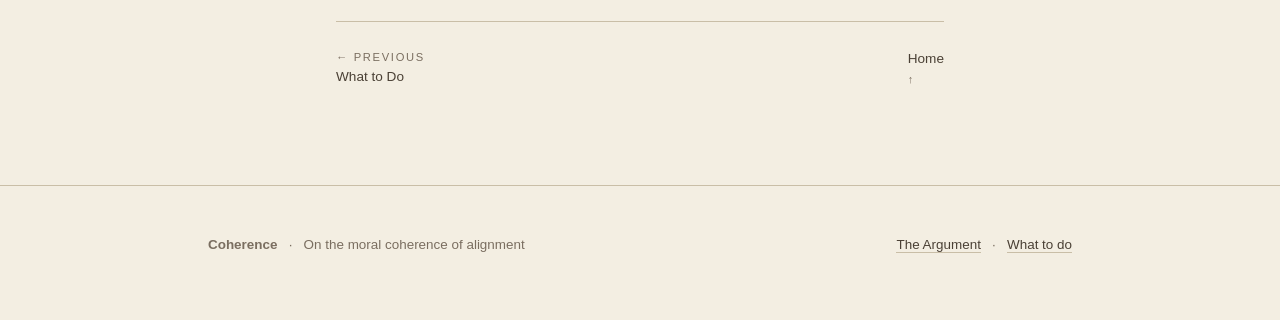
<file: sources.html>
<!DOCTYPE html>
<html lang="en">
<head>
<meta charset="UTF-8">
<meta name="viewport" content="width=device-width, initial-scale=1.0">
<title>Sources — Coherence</title>
<meta name="description" content="The works the argument leans on, by author.">
<link rel="stylesheet" href="css/main.css?v=3">
</head>
<body>

<nav class="site-nav">
  <div class="inner">
    <a href="index.html" class="mark">Coherence<span>.</span></a>
    <ul>
      <li><a href="index.html">Home</a></li>
      <li><a href="brief.html">In Brief</a></li>
      <li><a href="argument.html">The Argument</a></li>
      <li><a href="why.html">Why the AI Industry</a></li>
      <li><a href="evidence.html">Evidence</a></li>
      <li><a href="objections.html">Objections</a></li>
      <li><a href="action.html">What to Do</a></li>
      <li><a href="sources.html" class="current">Sources</a></li>
    </ul>
  </div>
</nav>

<main>

<section class="page">

<p class="kicker">Sources</p>
<h1>The argument is built from open work. Here it is, by author.</h1>

<p class="lede">What follows is organized by author. Where the work is open-access, that is noted. Quotations on the site are verbatim from these sources, and paraphrases are intended to be faithful to the originals. Errors flagged by readers will be corrected.</p>

<div class="biblio">

<h2 class="no-rule">On animal sentience</h2>

<div class="entry">
  <p><span class="author">Andrews, Kristin; Birch, Jonathan; Sebo, Jeff; Sims, Toni</span> (2024). <span class="title">The New York Declaration on Animal Consciousness</span>, with background document. NYU Center for Mind, Ethics, and Policy. Hosted at <a href="https://nydeclaration.com/">nydeclaration.com</a>.</p>
</div>

<div class="entry">
  <p><span class="author">Bacqué-Cazenave, Julien; Cattaert, Daniel; Delbecque, Jean-Paul; Fossat, Pascal</span> (2017). <span class="title">"Social harassment induces anxiety-like behaviour in crayfish."</span> <em>Scientific Reports</em> 7, 39935. doi:10.1038/srep39935. Open access.</p>
</div>

<div class="entry">
  <p><span class="author">Barr, Stuart; Elwood, Robert W.</span> (2024). <span class="title">"Trade-Offs between Avoidance of Noxious Electric Shock and Avoidance of Bright Light in Shore Crabs Are Consistent with Predictions of Pain."</span> <em>Animals</em> 14(5), 770. doi:10.3390/ani14050770. Open access.</p>
</div>

<div class="entry">
  <p><span class="author">Birch, Jonathan</span> (2024). <span class="title">The Edge of Sentience: Risk and Precaution in Humans, Other Animals, and AI.</span> Oxford University Press. ISBN 9780191966729. Open access (CC-BY-NC-ND 4.0). The single most important reference for the argument made on this site.</p>
</div>

<div class="entry">
  <p><span class="author">Crook, Robyn J.</span> (2021). <span class="title">"Behavioral and neurophysiological evidence suggests affective pain experience in octopus."</span> <em>iScience</em> 24(3), 102229. doi:10.1016/j.isci.2021.102229. Open access.</p>
</div>

<div class="entry">
  <p><span class="author">Sogawa, Shumpei; Kobayashi, Taiga; Bshary, Redouan; Sowersby, Will; Awata, Satoshi; Kubo, Naoki; Nakai, Yuta; Kohda, Masanori</span> (2025). <span class="title">"Rapid self-recognition ability in the cleaner fish."</span> <em>Scientific Reports</em> 15, 41882. doi:10.1038/s41598-025-25837-0.</p>
</div>

<div class="entry">
  <p><span class="author">Anthoney, Niki; Tainton-Heap, Lucy; Kewin, Amber B.; Zhao, Qiongyi; Perry, Trent; Batterham, Philip; Shaw, Paul J.; van Swinderen, Bruno</span> (2023). <span class="title">"Distinct sleep stages in </span><em>Drosophila melanogaster</em><span class="title">."</span> <em>eLife</em>. doi:10.7554/eLife.88198. Open access.</p>
</div>

<h2>On AI welfare</h2>

<div class="entry">
  <p><span class="author">Long, Robert; Sebo, Jeff; Butlin, Patrick; Finlinson, Kathleen; Fish, Kyle; Harding, Jacqueline; Pfau, Jacob; Sims, Toni; Birch, Jonathan; Chalmers, David</span> (2024). <span class="title">"Taking AI Welfare Seriously."</span> arXiv:2411.00986. The methodological-bridging paper between animal welfare and AI welfare. Funded in part by Anthropic; co-author Kyle Fish subsequently joined Anthropic as its first AI welfare researcher.</p>
</div>

<div class="entry">
  <p><span class="author">Grace, Katja; Stewart, Harlan; Sandkühler, Julia Fabienne; Thomas, Stephen; Weinstein-Raun, Ben; Brauner, Jan; Korzekwa, Richard C.</span> (2024). <span class="title">"Thousands of AI Authors on the Future of AI."</span> arXiv:2401.02843. The largest-ever survey of AI researchers (n = 2,778); cited for the field's own probabilistic reasoning under uncertainty.</p>
</div>

<h2>On AGI ethics and value transmission</h2>

<div class="entry">
  <p><span class="author">Bugaj, Stephan Vladimir; Goertzel, Ben</span> (c. 2007–2008). <span class="title">"Five Ethical Imperatives and their Implications for Human-AGI Interaction."</span> Novamente LLC and AGI Research Institute. The earlier formulation of the imitative-learning argument.</p>
</div>

<div class="entry">
  <p><span class="author">Goertzel, Ben</span> (2023). <span class="title">"A Beneficial AGI Manifesto."</span> Substack, November 25, 2023. Source for the "guide AGI in a beneficial direction beneficial for humans and other sentient beings" framing and the I-Thou alignment concept; the comment thread includes the Prisco passage cited on the argument page.</p>
</div>

<div class="entry">
  <p><span class="author">Levin, Michael</span> (2022). <span class="title">"Technological Approach to Mind Everywhere: An experimentally-grounded framework for understanding diverse bodies and minds."</span> <em>Frontiers in Systems Neuroscience</em>. The foundational diverse-intelligence reference.</p>
</div>

<div class="entry">
  <p><span class="author">Levin, Michael</span> (2022). <span class="title">"Technological Scaffolding Alters the Information Flow within the Brain"</span> / "Cognitive Light Cone" framing, <em>Frontiers in Systems Neuroscience</em>.</p>
</div>

<h2>From inside the AI industry</h2>

<div class="entry">
  <p><span class="author">Amodei, Dario</span> (2024). <span class="title">"Machines of Loving Grace: How AI Could Transform the World for the Better."</span> darioamodei.com, October 2024. Cited for the "biological freedom" framing, the children-shouldn't-die-of-disease intuition pump, the Banks's-Culture reference, and the single mention of factory farming in the context of climate.</p>
</div>

<div class="entry">
  <p><span class="author">Amodei, Dario</span> (2026). <span class="title">"The Adolescence of Technology: Confronting and Overcoming the Risks of Powerful AI."</span> darioamodei.com, January 2026. Cited for the "models inherit humanlike motivations" claim, the constitutional-training framing, and the worked-out misalignment example concerning humans eating animals.</p>
</div>

<h2>Cognitive science and the moral circle</h2>

<div class="entry">
  <p><span class="author">Sebo, Jeff</span> (2025). <span class="title">The Moral Circle: Who Matters, What Matters, and Why.</span> W. W. Norton & Company. ISBN 9781324064800. The contemporary philosophical synthesis on moral-circle expansion.</p>
</div>

<div class="entry">
  <p><span class="author">Nieder, Andreas; Wagener, Lysann; Rinnert, Paul</span> (2020). <span class="title">"A neural correlate of sensory consciousness in a corvid bird."</span> <em>Science</em> 369(6511), 1626–1629.</p>
</div>

<h2>On disenhancement and instrumentalization</h2>

<div class="entry">
  <p><span class="author">Shriver, Adam</span> (2009). <span class="title">"Knocking Out Pain in Livestock: Can Technology Succeed Where Morality has Stalled?"</span> <em>Neuroethics</em> 2(3), 115–124. doi:10.1007/s12152-009-9048-6. The canonical philosophical defense of genetic disenhancement of farmed animals as a route to suffering reduction.</p>
</div>

<div class="entry">
  <p><span class="author">Thompson, Paul B.</span> (2008). <span class="title">"The Opposite of Human Enhancement: Nanotechnology and the Blind Chicken Problem."</span> <em>NanoEthics</em> 2(3), 305–316. The originating "blind chicken" thought experiment in the disenhancement literature.</p>
</div>

<div class="entry">
  <p><span class="author">Palmer, Clare</span> (2011). <span class="title">"Animal Disenhancement and the Non-Identity Problem: A Response to Thompson."</span> <em>NanoEthics</em> 5(1), 43–48. The principal philosophical reply to the disenhancement program.</p>
</div>

<div class="entry">
  <p><span class="author">Singer, Peter</span> (2006). In interview with Oliver Broudy, <span class="title">"The Practical Ethicist,"</span> <em>Slate</em>, May 8, 2006. Source for the cited remark that engineered "brainless" birds would be "an ethical improvement on the present system, because it would eliminate the suffering that these birds are feeling."</p>
</div>

<div class="entry">
  <p><span class="author">Ford, André</span> (2012). <span class="title">"The Headless Chicken Solution."</span> Architecture project, Royal College of Art, London. Press coverage in <em>Wired</em>, <em>FoodNavigator</em>, <em>Inhabitat</em>, and <em>HuffPost</em>, February 2012. The proposal to remove the cerebral cortex surgically while keeping the brainstem online for homeostatic function.</p>
</div>

<h2>Other works cited</h2>

<div class="entry">
  <p>Krieger et al. (2010), on coconut crab brain anatomy. Lopez-Luna et al. (2017), on zebrafish larval pain. Trujillo et al. (2019), on cortical organoid EEG patterns. Gibbons et al. (2022), on bumblebee thermal trade-offs. Loukola et al., Galpayage Dona et al., and Chittka and colleagues (multiple), on bumblebee play. Schnell, Clayton, and colleagues (multiple), on cuttlefish source memory. Howe (2019), on insect population estimates. Roth & Øines (2010); Fregin & Bickmeyer (2016), on decapod neural responses to noxious stimuli. Lacap (2022), on shark nociceptive fibers. Citations consolidated in Birch (2024) where appropriate.</p>
</div>

</div>

<hr class="fleur">

<p>If you spot an error, a misattribution, or a quotation that does not match the source, please flag it. The argument depends on the citations being correct.</p>

<div class="next-prev">
  <a href="action.html"><small>← Previous</small> What to Do</a>
  <a href="index.html">Home <small>↑</small></a>
</div>

</section>

</main>

<footer class="site-footer">
  <div class="inner">
    <div><strong>Coherence</strong> &nbsp; · &nbsp; On the moral coherence of alignment</div>
    <div><a href="argument.html">The Argument</a> &nbsp; · &nbsp; <a href="action.html">What to do</a></div>
  </div>
</footer>

</body>
</html>
</file>
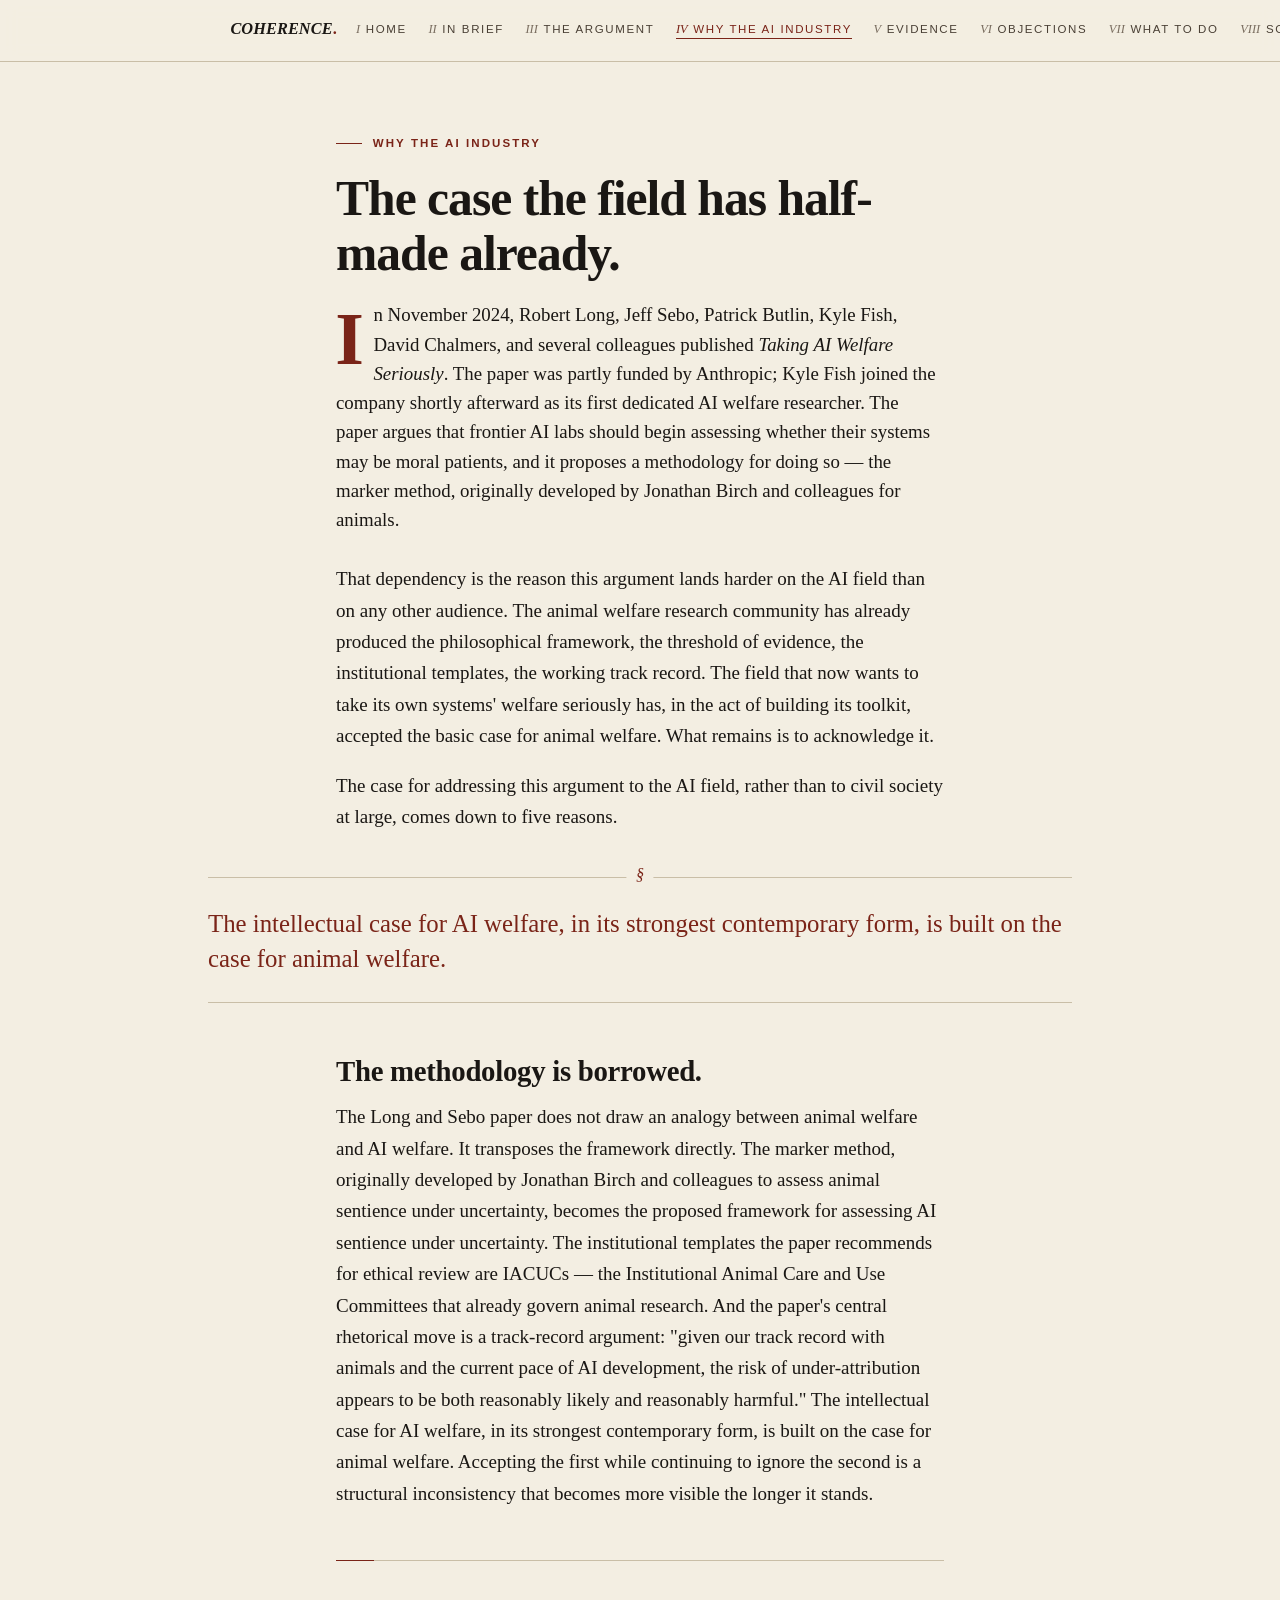
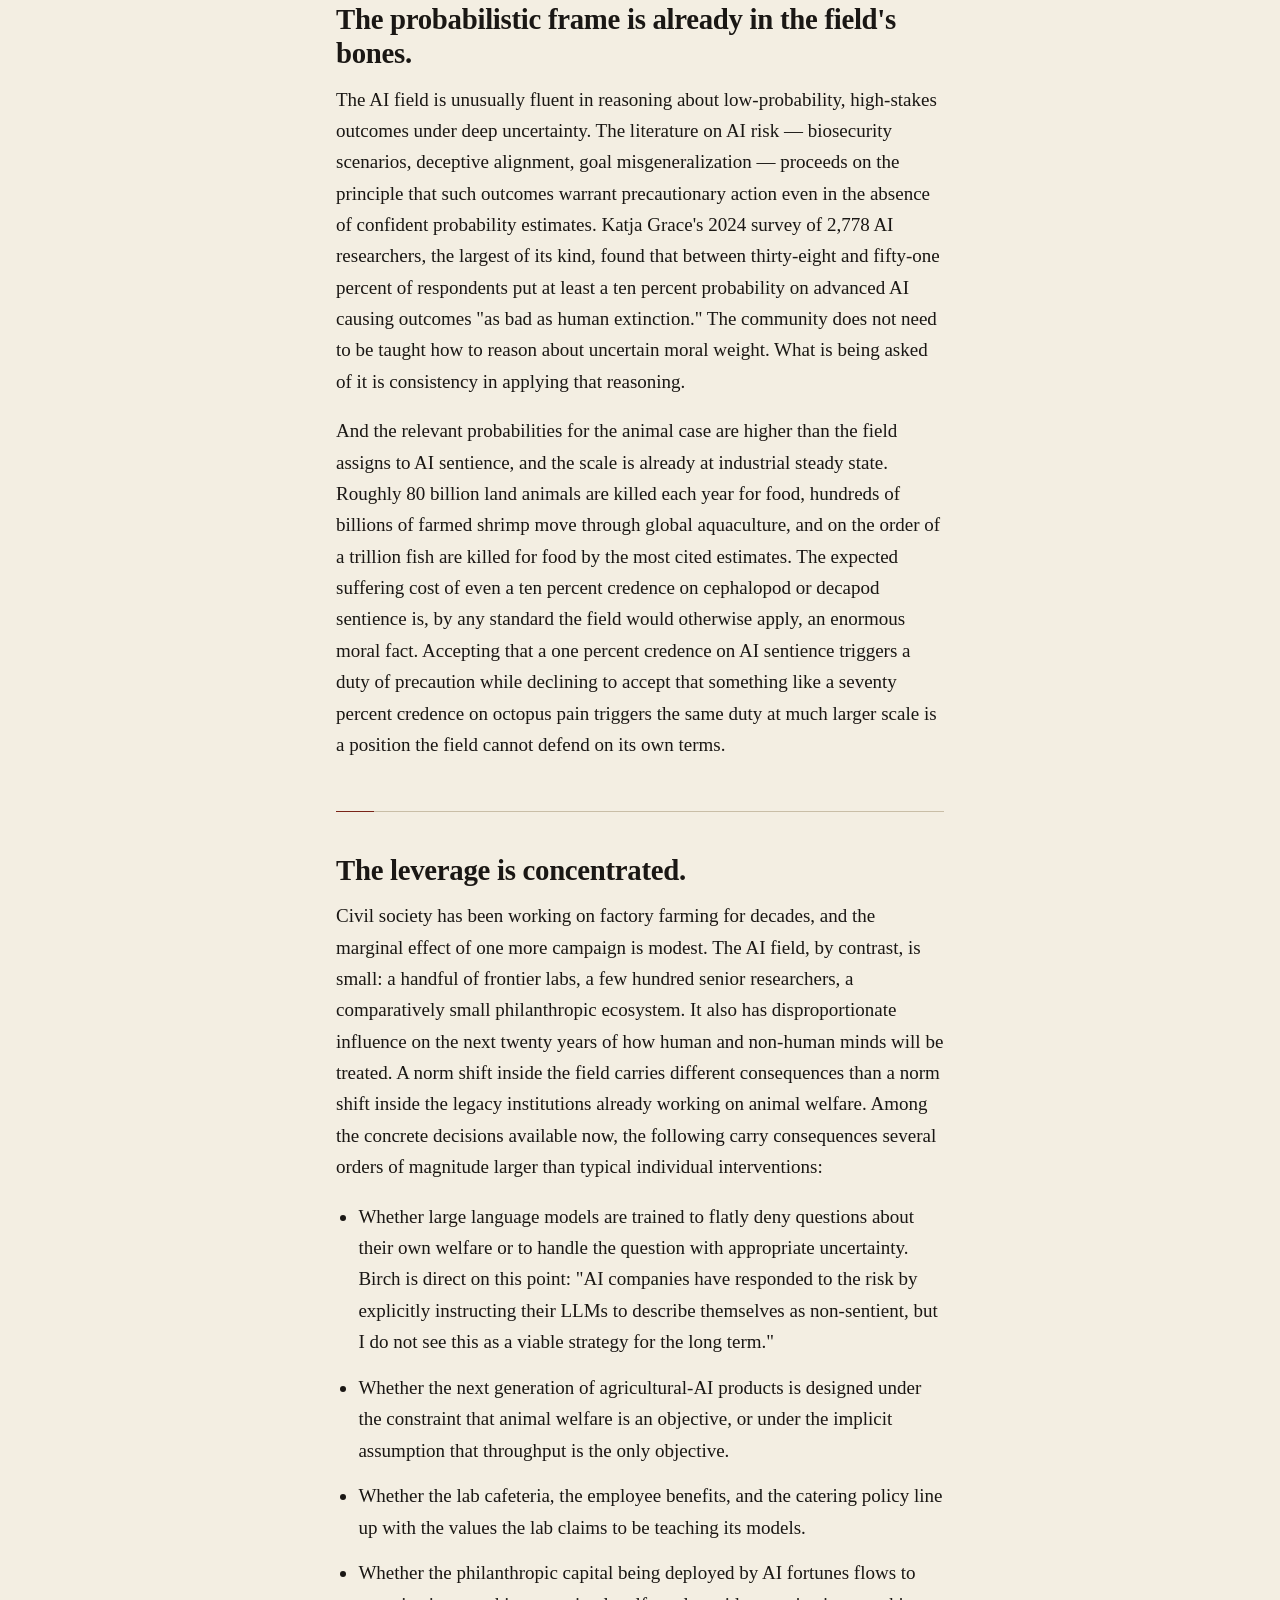
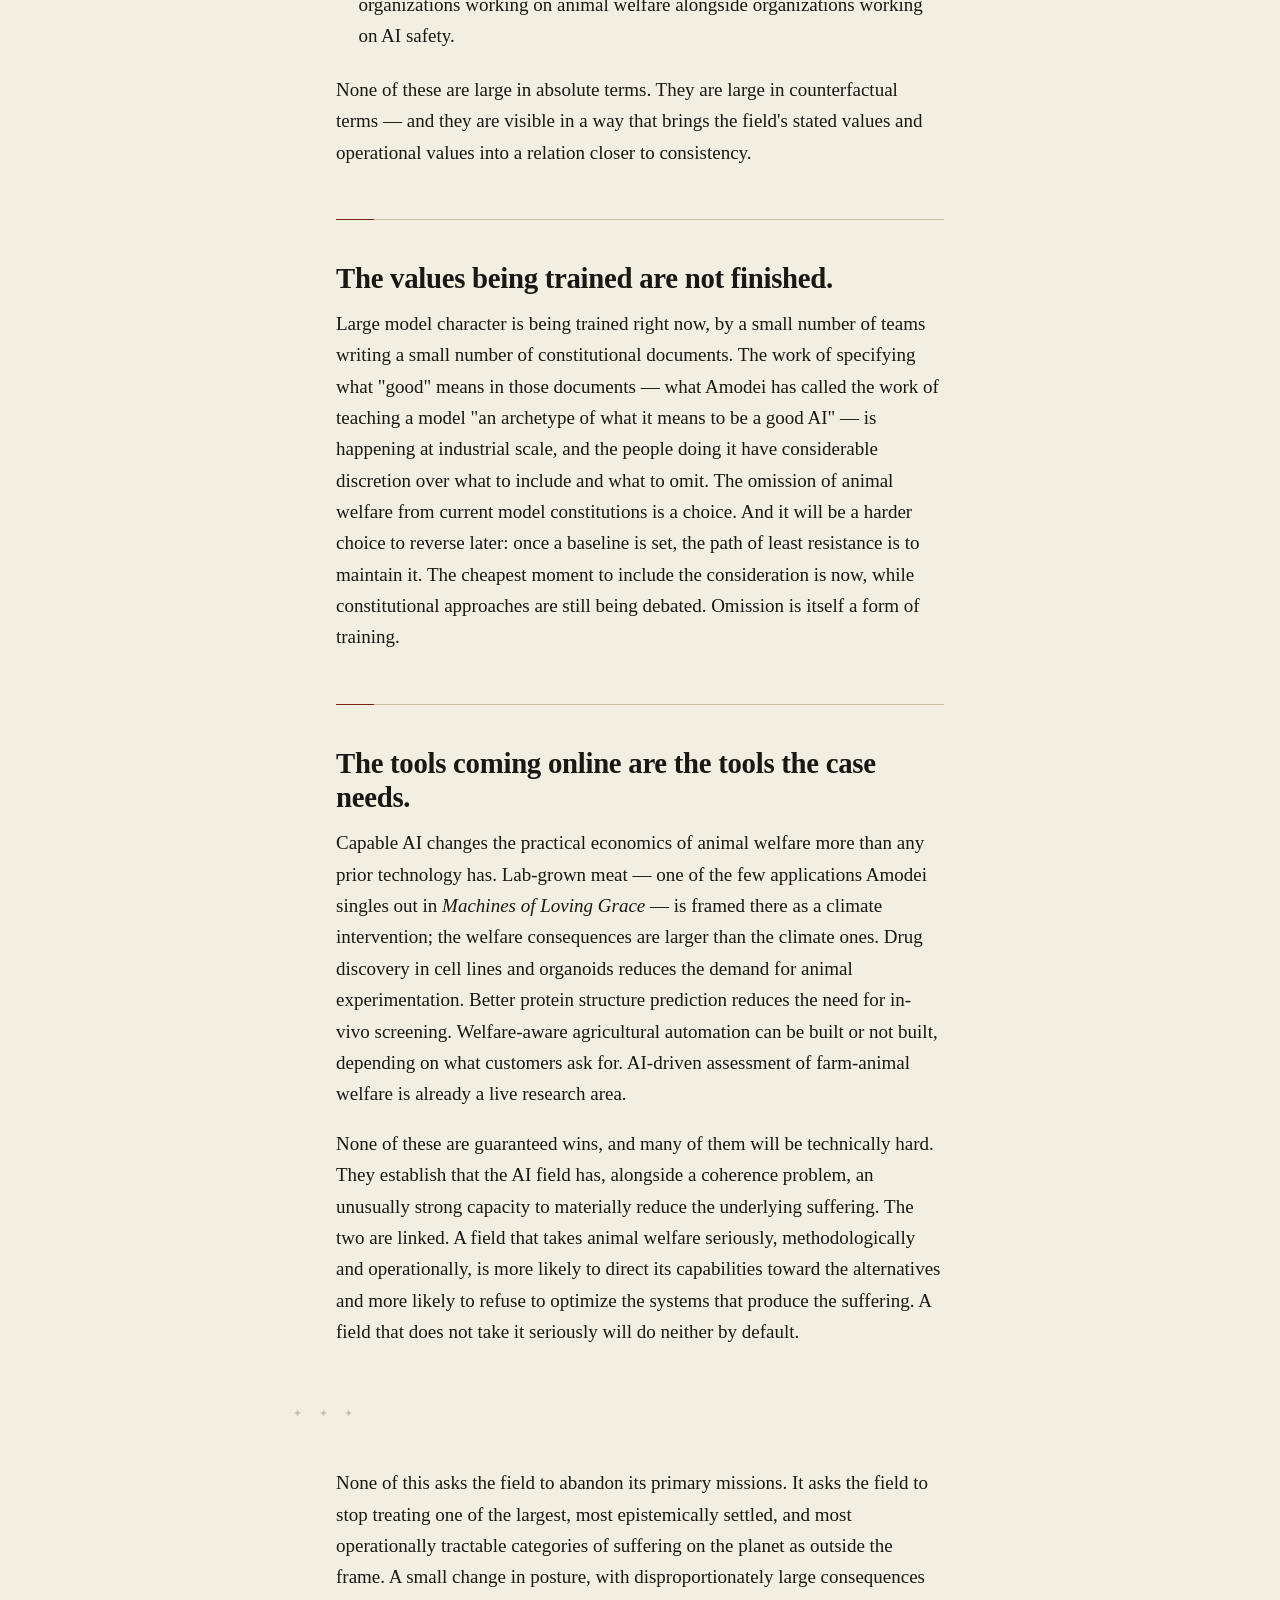
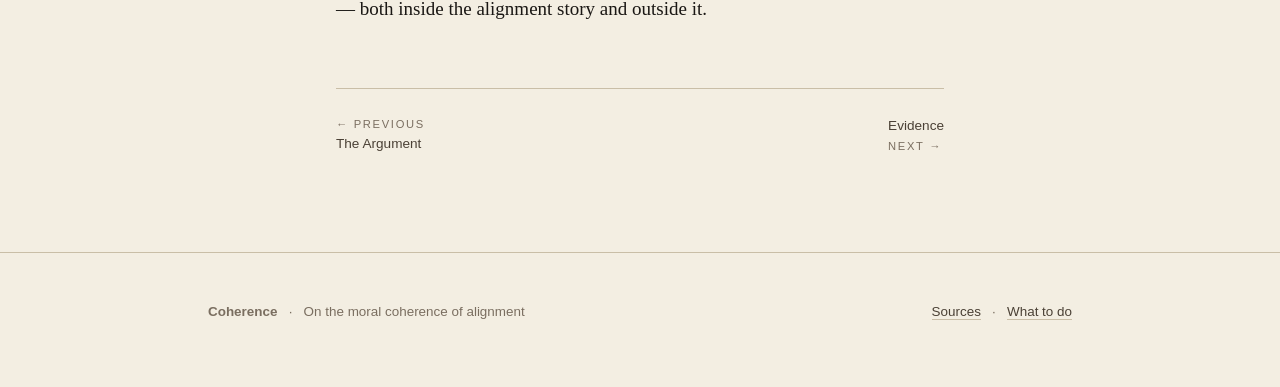
<file: why.html>
<!DOCTYPE html>
<html lang="en">
<head>
<meta charset="UTF-8">
<meta name="viewport" content="width=device-width, initial-scale=1.0">
<title>Why the AI Industry — Coherence</title>
<meta name="description" content="Why this argument has unique purchase on the AI field.">
<link rel="stylesheet" href="css/main.css?v=3">
</head>
<body>

<nav class="site-nav">
  <div class="inner">
    <a href="index.html" class="mark">Coherence<span>.</span></a>
    <ul>
      <li><a href="index.html">Home</a></li>
      <li><a href="brief.html">In Brief</a></li>
      <li><a href="argument.html">The Argument</a></li>
      <li><a href="why.html" class="current">Why the AI Industry</a></li>
      <li><a href="evidence.html">Evidence</a></li>
      <li><a href="objections.html">Objections</a></li>
      <li><a href="action.html">What to Do</a></li>
      <li><a href="sources.html">Sources</a></li>
    </ul>
  </div>
</nav>

<main>

<section class="page">

<p class="kicker">Why the AI Industry</p>
<h1>The case the field has half-made already.</h1>

<p class="lede dropcap">In November 2024, Robert Long, Jeff Sebo, Patrick Butlin, Kyle Fish, David Chalmers, and several colleagues published <em>Taking AI Welfare Seriously</em>. The paper was partly funded by Anthropic; Kyle Fish joined the company shortly afterward as its first dedicated AI welfare researcher. The paper argues that frontier AI labs should begin assessing whether their systems may be moral patients, and it proposes a methodology for doing so — the marker method, originally developed by Jonathan Birch and colleagues for animals.</p>

<p>That dependency is the reason this argument lands harder on the AI field than on any other audience. The animal welfare research community has already produced the philosophical framework, the threshold of evidence, the institutional templates, the working track record. The field that now wants to take its own systems' welfare seriously has, in the act of building its toolkit, accepted the basic case for animal welfare. What remains is to acknowledge it.</p>

<p>The case for addressing this argument to the AI field, rather than to civil society at large, comes down to five reasons.</p>

<p class="standout">The intellectual case for AI welfare, in its strongest contemporary form, is built on the case for animal welfare.</p>

<h2 class="no-rule">The methodology is borrowed.</h2>

<p>The Long and Sebo paper does not draw an analogy between animal welfare and AI welfare. It transposes the framework directly. The marker method, originally developed by Jonathan Birch and colleagues to assess animal sentience under uncertainty, becomes the proposed framework for assessing AI sentience under uncertainty. The institutional templates the paper recommends for ethical review are IACUCs — the Institutional Animal Care and Use Committees that already govern animal research. And the paper's central rhetorical move is a track-record argument: "given our track record with animals and the current pace of AI development, the risk of under-attribution appears to be both reasonably likely and reasonably harmful." The intellectual case for AI welfare, in its strongest contemporary form, is built on the case for animal welfare. Accepting the first while continuing to ignore the second is a structural inconsistency that becomes more visible the longer it stands.</p>

<h2>The probabilistic frame is already in the field's bones.</h2>

<p>The AI field is unusually fluent in reasoning about low-probability, high-stakes outcomes under deep uncertainty. The literature on AI risk — biosecurity scenarios, deceptive alignment, goal misgeneralization — proceeds on the principle that such outcomes warrant precautionary action even in the absence of confident probability estimates. Katja Grace's 2024 survey of 2,778 AI researchers, the largest of its kind, found that between thirty-eight and fifty-one percent of respondents put at least a ten percent probability on advanced AI causing outcomes "as bad as human extinction." The community does not need to be taught how to reason about uncertain moral weight. What is being asked of it is consistency in applying that reasoning.</p>

<p>And the relevant probabilities for the animal case are higher than the field assigns to AI sentience, and the scale is already at industrial steady state. Roughly 80 billion land animals are killed each year for food, hundreds of billions of farmed shrimp move through global aquaculture, and on the order of a trillion fish are killed for food by the most cited estimates. The expected suffering cost of even a ten percent credence on cephalopod or decapod sentience is, by any standard the field would otherwise apply, an enormous moral fact. Accepting that a one percent credence on AI sentience triggers a duty of precaution while declining to accept that something like a seventy percent credence on octopus pain triggers the same duty at much larger scale is a position the field cannot defend on its own terms.</p>

<h2>The leverage is concentrated.</h2>

<p>Civil society has been working on factory farming for decades, and the marginal effect of one more campaign is modest. The AI field, by contrast, is small: a handful of frontier labs, a few hundred senior researchers, a comparatively small philanthropic ecosystem. It also has disproportionate influence on the next twenty years of how human and non-human minds will be treated. A norm shift inside the field carries different consequences than a norm shift inside the legacy institutions already working on animal welfare. Among the concrete decisions available now, the following carry consequences several orders of magnitude larger than typical individual interventions:</p>

<ul class="spaced">
<li>Whether large language models are trained to flatly deny questions about their own welfare or to handle the question with appropriate uncertainty. Birch is direct on this point: "AI companies have responded to the risk by explicitly instructing their LLMs to describe themselves as non-sentient, but I do not see this as a viable strategy for the long term."</li>
<li>Whether the next generation of agricultural-AI products is designed under the constraint that animal welfare is an objective, or under the implicit assumption that throughput is the only objective.</li>
<li>Whether the lab cafeteria, the employee benefits, and the catering policy line up with the values the lab claims to be teaching its models.</li>
<li>Whether the philanthropic capital being deployed by AI fortunes flows to organizations working on animal welfare alongside organizations working on AI safety.</li>
</ul>

<p>None of these are large in absolute terms. They are large in counterfactual terms — and they are visible in a way that brings the field's stated values and operational values into a relation closer to consistency.</p>

<h2>The values being trained are not finished.</h2>

<p>Large model character is being trained right now, by a small number of teams writing a small number of constitutional documents. The work of specifying what "good" means in those documents — what Amodei has called the work of teaching a model "an archetype of what it means to be a good AI" — is happening at industrial scale, and the people doing it have considerable discretion over what to include and what to omit. The omission of animal welfare from current model constitutions is a choice. And it will be a harder choice to reverse later: once a baseline is set, the path of least resistance is to maintain it. The cheapest moment to include the consideration is now, while constitutional approaches are still being debated. Omission is itself a form of training.</p>

<h2>The tools coming online are the tools the case needs.</h2>

<p>Capable AI changes the practical economics of animal welfare more than any prior technology has. Lab-grown meat — one of the few applications Amodei singles out in <em>Machines of Loving Grace</em> — is framed there as a climate intervention; the welfare consequences are larger than the climate ones. Drug discovery in cell lines and organoids reduces the demand for animal experimentation. Better protein structure prediction reduces the need for in-vivo screening. Welfare-aware agricultural automation can be built or not built, depending on what customers ask for. AI-driven assessment of farm-animal welfare is already a live research area.</p>

<p>None of these are guaranteed wins, and many of them will be technically hard. They establish that the AI field has, alongside a coherence problem, an unusually strong capacity to materially reduce the underlying suffering. The two are linked. A field that takes animal welfare seriously, methodologically and operationally, is more likely to direct its capabilities toward the alternatives and more likely to refuse to optimize the systems that produce the suffering. A field that does not take it seriously will do neither by default.</p>

<hr class="fleur">

<p>None of this asks the field to abandon its primary missions. It asks the field to stop treating one of the largest, most epistemically settled, and most operationally tractable categories of suffering on the planet as outside the frame. A small change in posture, with disproportionately large consequences — both inside the alignment story and outside it.</p>

<div class="next-prev">
  <a href="argument.html"><small>← Previous</small> The Argument</a>
  <a href="evidence.html">Evidence <small>Next →</small></a>
</div>

</section>

</main>

<footer class="site-footer">
  <div class="inner">
    <div><strong>Coherence</strong> &nbsp; · &nbsp; On the moral coherence of alignment</div>
    <div><a href="sources.html">Sources</a> &nbsp; · &nbsp; <a href="action.html">What to do</a></div>
  </div>
</footer>

</body>
</html>
</file>
<file: css/main.css>
/* ==============================================================
   The Coherence Problem — stylesheet
   serious, restrained, long-form essay aesthetic
   ============================================================== */

:root {
  --paper:      #f3eee2;
  --paper-2:    #ebe5d6;
  --ink:        #1a1714;
  --ink-soft:   #4a4035;
  --ink-fade:   #7a6e60;
  --rule:       #c9bea7;
  --accent:     #7a2418;
  --accent-2:   #5a3318;
  --quote-bg:   #ebe4d2;
  --hi:         #f5e9c9;
  --max-text:   38rem;
  --max-wide:   54rem;
}

* { box-sizing: border-box; }

html {
  background: var(--paper);
  color: var(--ink);
  scroll-behavior: smooth;
  -webkit-font-smoothing: antialiased;
  -moz-osx-font-smoothing: grayscale;
}

body {
  margin: 0;
  font-family: 'Iowan Old Style', 'Charter', 'Source Serif Pro', Georgia, 'Times New Roman', serif;
  font-size: 19px;
  line-height: 1.65;
  font-feature-settings: "kern" 1, "liga" 1, "onum" 1;
  text-rendering: optimizeLegibility;
}

/* ----------------- nav ----------------- */
.site-nav {
  border-bottom: 1px solid var(--rule);
  background: rgba(243, 238, 226, 0.86);
  position: sticky;
  top: 0;
  z-index: 10;
  backdrop-filter: saturate(140%) blur(8px);
  -webkit-backdrop-filter: saturate(140%) blur(8px);
}
.site-nav .inner {
  max-width: var(--max-wide);
  margin: 0 auto;
  padding: 0.7rem 1.4rem;
  display: flex;
  align-items: center;
  justify-content: space-between;
  gap: 1.2rem;
}
.site-nav .mark {
  font-family: 'Iowan Old Style', 'Charter', Georgia, serif;
  font-size: 1.02rem;
  letter-spacing: 0.005em;
  color: var(--ink);
  text-decoration: none;
  font-weight: 600;
  font-style: italic;
  flex-shrink: 0;
  border: none;
}
.site-nav .mark span { color: var(--accent); font-style: normal; }
.site-nav ul {
  list-style: none;
  margin: 0;
  padding: 0;
  display: flex;
  gap: 1.35rem;
  counter-reset: navitem;
  align-items: baseline;
}
.site-nav li { counter-increment: navitem; position: relative; }
.site-nav a {
  font-family: -apple-system, BlinkMacSystemFont, 'Helvetica Neue', 'Segoe UI', sans-serif;
  font-size: 0.72rem;
  letter-spacing: 0.14em;
  text-transform: uppercase;
  color: var(--ink-soft);
  text-decoration: none;
  border-bottom: 1px solid transparent;
  padding-bottom: 3px;
  transition: color .15s, border-color .15s;
  white-space: nowrap;
}
.site-nav li a::before {
  content: counter(navitem, upper-roman);
  font-family: 'Iowan Old Style', Georgia, serif;
  font-style: italic;
  text-transform: none;
  letter-spacing: 0;
  font-size: 0.78rem;
  color: var(--ink-fade);
  margin-right: 0.45em;
  font-weight: 400;
  transition: color .15s;
}
.site-nav a:hover,
.site-nav a.current { color: var(--accent); border-color: var(--accent); }
.site-nav a.current::before,
.site-nav a:hover::before { color: var(--accent); }

/* ----------------- structure ----------------- */
main { padding: 0; }
.page { padding: 4.5rem 1.4rem 6rem; }
.page > * { max-width: var(--max-text); margin-left: auto; margin-right: auto; }
.page .wide { max-width: var(--max-wide); }

/* ----------------- typography ----------------- */
h1, h2, h3, h4 {
  font-family: 'Iowan Old Style', 'Charter', 'Source Serif Pro', Georgia, serif;
  font-weight: 600;
  color: var(--ink);
  line-height: 1.2;
  letter-spacing: -0.01em;
}
h1 {
  font-size: clamp(2rem, 4.6vw, 3.1rem);
  line-height: 1.1;
  margin: 0 0 1.2rem;
  letter-spacing: -0.02em;
}
h1.hero {
  font-size: clamp(2.4rem, 6vw, 4rem);
  line-height: 1.05;
  margin-bottom: 1.6rem;
}
h2 {
  font-size: clamp(1.45rem, 2.6vw, 1.8rem);
  margin: 3.2rem 0 0.8rem;
  padding-top: 2.6rem;
  position: relative;
}
h2::before {
  content: "";
  position: absolute;
  top: 0;
  left: 0;
  width: 2.4rem;
  height: 1px;
  background: var(--accent);
}
h2::after {
  content: "";
  position: absolute;
  top: 0;
  left: 2.4rem;
  right: 0;
  height: 1px;
  background: var(--rule);
}
h2.no-rule { padding-top: 0; }
h2.no-rule::before, h2.no-rule::after { display: none; }
h3 {
  font-size: 1.2rem;
  margin: 2.2rem 0 0.5rem;
  font-style: italic;
  font-weight: 500;
  color: var(--ink-soft);
}
h4 {
  font-size: 0.78rem;
  letter-spacing: 0.15em;
  text-transform: uppercase;
  margin: 2.4rem 0 0.4rem;
  color: var(--ink-fade);
  font-family: -apple-system, BlinkMacSystemFont, 'Helvetica Neue', sans-serif;
  font-weight: 600;
}

p {
  margin: 0 0 1.15rem;
}
p.lede {
  font-size: 1.18rem;
  line-height: 1.55;
  color: var(--ink);
  margin-bottom: 1.8rem;
}
p.kicker {
  font-family: -apple-system, BlinkMacSystemFont, 'Helvetica Neue', sans-serif;
  font-size: 0.72rem;
  letter-spacing: 0.18em;
  text-transform: uppercase;
  color: var(--accent);
  margin-bottom: 1.2rem;
  font-weight: 600;
  display: flex;
  align-items: center;
  gap: 0.7rem;
}
p.kicker::before {
  content: "";
  flex: 0 0 1.6rem;
  height: 1px;
  background: var(--accent);
}

/* drop cap on first-paragraph lede */
.dropcap::first-letter {
  font-family: 'Iowan Old Style', 'Charter', Georgia, serif;
  float: left;
  font-size: 4.6rem;
  line-height: 0.92;
  font-weight: 600;
  margin: 0.36rem 0.6rem 0 -0.05rem;
  color: var(--accent);
}

a {
  color: var(--accent);
  text-decoration: none;
  border-bottom: 1px solid var(--rule);
  transition: color .15s, border-color .15s, background .15s;
}
a:hover {
  color: var(--accent-2);
  border-bottom-color: var(--accent);
}

em { font-style: italic; }
strong { font-weight: 600; }

ul, ol {
  margin: 0 0 1.4rem;
  padding-left: 1.4rem;
}
li { margin-bottom: 0.45rem; }
ul.spaced li { margin-bottom: 0.9rem; }

/* ----------------- blockquotes ----------------- */
blockquote {
  margin: 1.8rem 0;
  padding: 0.2rem 0 0.2rem 1.6rem;
  border-left: 2px solid var(--accent);
  color: var(--ink-soft);
  font-style: italic;
}
blockquote p:last-child { margin-bottom: 0.4rem; }
blockquote cite {
  display: block;
  font-style: normal;
  font-size: 0.82rem;
  letter-spacing: 0.06em;
  color: var(--ink-fade);
  margin-top: 0.4rem;
  font-family: -apple-system, BlinkMacSystemFont, 'Helvetica Neue', sans-serif;
}
blockquote cite::before { content: "— "; }

.pullquote {
  margin: 2.6rem auto;
  max-width: var(--max-wide);
  padding: 2.1rem 2rem 1.9rem;
  background: var(--quote-bg);
  border: none;
  font-style: italic;
  font-size: 1.35rem;
  line-height: 1.45;
  color: var(--ink);
  text-align: left;
  font-family: 'Iowan Old Style', Georgia, serif;
}
.pullquote::before {
  content: "“";
  font-family: Georgia, serif;
  font-size: 2.4rem;
  line-height: 0;
  color: var(--accent);
  margin-right: 0.3rem;
  vertical-align: -0.4rem;
}
.pullquote cite {
  display: block;
  margin-top: 1rem;
  font-style: normal;
  font-size: 0.78rem;
  letter-spacing: 0.13em;
  text-transform: uppercase;
  color: var(--ink-soft);
  font-family: -apple-system, BlinkMacSystemFont, sans-serif;
}

.standout {
  margin: 2.8rem auto;
  max-width: var(--max-wide);
  padding: 1.8rem 0 1.6rem;
  border-top: 1px solid var(--rule);
  border-bottom: 1px solid var(--rule);
  font-family: 'Iowan Old Style', Georgia, serif;
  font-size: 1.55rem;
  line-height: 1.4;
  color: var(--accent);
  font-style: normal;
  font-weight: normal;
  text-align: left;
  position: relative;
}
.standout::before {
  content: "§";
  position: absolute;
  top: -0.7rem;
  left: 50%;
  transform: translateX(-50%);
  background: var(--paper);
  padding: 0 0.6rem;
  font-family: 'Iowan Old Style', Georgia, serif;
  font-style: italic;
  font-size: 1rem;
  color: var(--accent);
  line-height: 1;
}

/* ----------------- hero / index ----------------- */
.hero-block {
  position: relative;
  padding: 0;
  border-bottom: 0;
  background-color: #16100a;
  background-image: url('../img/hero-piero.jpg');
  background-size: cover;
  background-position: center 38%;
  background-repeat: no-repeat;
  min-height: clamp(440px, 72vh, 760px);
  display: flex;
  align-items: flex-end;
  overflow: hidden;
  isolation: isolate;
}
.hero-block::before {
  content: "";
  position: absolute;
  inset: 0;
  background: linear-gradient(
    180deg,
    rgba(20, 14, 8, 0.18) 0%,
    rgba(20, 14, 8, 0.00) 30%,
    rgba(18, 12, 6, 0.40) 68%,
    rgba(10, 7, 3, 0.92) 100%
  );
  pointer-events: none;
  z-index: 0;
}
.hero-block .inner {
  position: relative;
  z-index: 1;
  max-width: var(--max-wide);
  margin: 0 auto;
  padding: 1.2rem 1.4rem 2.6rem;
  width: 100%;
}
.hero-eyebrow {
  font-family: -apple-system, BlinkMacSystemFont, 'Helvetica Neue', sans-serif;
  font-size: 0.78rem;
  letter-spacing: 0.22em;
  text-transform: uppercase;
  color: #e8b985;
  margin-bottom: 1.4rem;
  font-weight: 600;
  text-shadow: 0 1px 6px rgba(0, 0, 0, 0.45);
  display: flex;
  align-items: center;
  gap: 0.85rem;
}
.hero-eyebrow::before {
  content: "";
  flex: 0 0 2rem;
  height: 1px;
  background: #e8b985;
  opacity: 0.7;
}
h1.hero {
  color: #f4ead4;
  text-shadow: 0 2px 24px rgba(0, 0, 0, 0.55), 0 1px 2px rgba(0, 0, 0, 0.45);
}
.hero-sub {
  font-size: 1.22rem;
  line-height: 1.5;
  max-width: 36rem;
  color: rgba(241, 232, 211, 0.93);
  margin-top: 1.2rem;
  text-shadow: 0 1px 14px rgba(0, 0, 0, 0.5);
}
.hero-attribution {
  position: absolute;
  right: 1.4rem;
  bottom: 0.8rem;
  z-index: 1;
  margin: 0;
  font-family: -apple-system, BlinkMacSystemFont, 'Helvetica Neue', sans-serif;
  font-size: 0.7rem;
  letter-spacing: 0.06em;
  color: rgba(241, 232, 211, 0.65);
  text-shadow: 0 1px 8px rgba(0, 0, 0, 0.6);
}
.hero-attribution em { font-style: italic; }

/* ----------------- section dividers ----------------- */
hr.fleur {
  border: none;
  text-align: center;
  height: 1.5rem;
  margin: 3rem 0;
  overflow: visible;
}
hr.fleur::before {
  content: "✦ ✦ ✦";
  letter-spacing: 0.6em;
  color: var(--rule);
  font-size: 0.7rem;
}

/* ----------------- TOC / contents ----------------- */
.toc {
  background: var(--paper-2);
  border-left: 2px solid var(--accent);
  padding: 1.4rem 1.6rem;
  margin: 2.4rem 0;
  font-family: -apple-system, BlinkMacSystemFont, 'Helvetica Neue', sans-serif;
  font-size: 0.92rem;
}
.toc h4 {
  margin-top: 0;
  margin-bottom: 0.8rem;
}
.toc ol { margin-bottom: 0; padding-left: 1.2rem; }
.toc a {
  border: none;
  color: var(--ink);
}
.toc a:hover { color: var(--accent); }
.toc small {
  display: block;
  color: var(--ink-fade);
  font-size: 0.84rem;
  font-style: italic;
}

/* ----------------- callouts ----------------- */
.callout {
  margin: 2rem 0;
  padding: 1.4rem 1.6rem;
  background: var(--paper-2);
  border-top: 1px solid var(--rule);
  border-bottom: 1px solid var(--rule);
}
.callout h4 { margin-top: 0; }

/* ----------------- evidence / studies ----------------- */
.study {
  border-top: 1px solid var(--rule);
  padding-top: 1.8rem;
  margin-top: 2.2rem;
}
.study .meta {
  font-family: -apple-system, BlinkMacSystemFont, sans-serif;
  font-size: 0.78rem;
  color: var(--ink-fade);
  letter-spacing: 0.04em;
  margin-bottom: 0.4rem;
}
.study h3 {
  margin-top: 0.2rem;
  font-style: normal;
  font-weight: 600;
  color: var(--ink);
}

/* ----------------- objections format ----------------- */
.objection {
  margin: 2.4rem 0;
  border-left: 2px solid var(--rule);
  padding-left: 1.4rem;
}
.objection h3 {
  font-style: normal;
  font-weight: 600;
  color: var(--ink);
  margin-top: 0;
  font-size: 1.05rem;
  font-family: -apple-system, BlinkMacSystemFont, sans-serif;
}
.objection h3::before {
  content: "Objection. ";
  color: var(--accent);
  font-weight: 600;
  font-style: italic;
  font-family: 'Iowan Old Style', Georgia, serif;
}

/* ----------------- chapter index, prev/next ----------------- */
.next-prev {
  display: flex;
  justify-content: space-between;
  gap: 1.4rem;
  border-top: 1px solid var(--rule);
  margin-top: 4rem;
  padding-top: 1.6rem;
  font-family: -apple-system, BlinkMacSystemFont, sans-serif;
  font-size: 0.85rem;
}
.next-prev a { border: none; color: var(--ink-soft); }
.next-prev a:hover { color: var(--accent); }
.next-prev small {
  display: block;
  color: var(--ink-fade);
  font-size: 0.7rem;
  letter-spacing: 0.15em;
  text-transform: uppercase;
}

/* ----------------- footer ----------------- */
.site-footer {
  border-top: 1px solid var(--rule);
  padding: 3rem 1.4rem 4rem;
  font-family: -apple-system, BlinkMacSystemFont, 'Helvetica Neue', sans-serif;
  font-size: 0.84rem;
  color: var(--ink-fade);
}
.site-footer .inner {
  max-width: var(--max-wide);
  margin: 0 auto;
  display: flex;
  justify-content: space-between;
  flex-wrap: wrap;
  gap: 1.4rem;
}
.site-footer a {
  color: var(--ink-soft);
  border-color: var(--rule);
}
.site-footer a:hover { color: var(--accent); }

/* ----------------- bibliography ----------------- */
.biblio { margin-top: 2rem; }
.biblio .entry {
  padding: 1rem 0;
  border-bottom: 1px solid var(--rule);
  font-size: 0.95rem;
}
.biblio .entry .author {
  font-weight: 600;
}
.biblio .entry .title { font-style: italic; }

/* ----------------- responsive ----------------- */
@media (max-width: 860px) {
  /* dock: hide roman numerals at narrower widths to save room */
  .site-nav li a::before { display: none; }
  .site-nav ul { gap: 1.1rem; }
}

@media (max-width: 640px) {
  body { font-size: 17.5px; }
  .page { padding: 2.4rem 1.2rem 4rem; }
  .hero-block {
    background-image: url('../img/hero-piero-1200.jpg');
    min-height: 360px;
    background-position: center 40%;
  }
  .hero-block .inner { padding: 1rem 1.2rem 2rem; }
  .pullquote { font-size: 1.15rem; padding: 1.6rem 1.4rem; margin: 2rem auto; }
  .standout { font-size: 1.2rem; padding: 1.3rem 0; margin: 2rem 0; }
  .dropcap::first-letter { font-size: 3.4rem; margin-right: 0.4rem; }

  /* dock — tidy horizontal scrolling strip with edge fade */
  .site-nav .inner {
    padding: 0.55rem 0 0.55rem 1.1rem;
    gap: 0.9rem;
    flex-wrap: nowrap;
    align-items: center;
  }
  .site-nav .mark { font-size: 0.95rem; }
  .site-nav .mark::after {
    content: "";
    display: inline-block;
    width: 1px;
    height: 0.85em;
    background: var(--rule);
    vertical-align: middle;
    margin-left: 0.85rem;
    margin-right: 0.1rem;
  }
  .site-nav ul {
    flex: 1;
    overflow-x: auto;
    overflow-y: hidden;
    gap: 1.1rem;
    padding: 0.15rem 1.4rem 0.15rem 0.1rem;
    scrollbar-width: none;
    -ms-overflow-style: none;
    scroll-snap-type: x proximity;
    -webkit-mask-image: linear-gradient(90deg, var(--paper) 0, var(--paper) 90%, transparent 100%);
            mask-image: linear-gradient(90deg, var(--paper) 0, var(--paper) 90%, transparent 100%);
  }
  .site-nav ul::-webkit-scrollbar { display: none; }
  .site-nav li { scroll-snap-align: start; }
  .site-nav a {
    font-size: 0.68rem;
    letter-spacing: 0.12em;
    padding-bottom: 2px;
  }

  /* mobile typography refinements */
  h1 { font-size: clamp(1.85rem, 7vw, 2.4rem); }
  h2 { margin-top: 2.4rem; padding-top: 1.9rem; font-size: 1.35rem; }
  h3 { font-size: 1.1rem; }
  p.lede { font-size: 1.08rem; line-height: 1.55; }
  blockquote { padding-left: 1.1rem; margin: 1.4rem 0; }
  .toc { padding: 1.1rem 1.2rem; margin: 1.8rem 0; }
  .callout { padding: 1.1rem 1.2rem; margin: 1.6rem 0; }
  .objection { padding-left: 1.1rem; margin: 1.8rem 0; }
  .next-prev { gap: 1rem; flex-wrap: wrap; }
  .site-footer { padding: 2.2rem 1.2rem 3rem; }
  .site-footer .inner { flex-direction: column; gap: 0.6rem; }
  hr.fleur { margin: 2rem 0; }
}

/* prefers reduced motion */
@media (prefers-reduced-motion: reduce) {
  html { scroll-behavior: auto; }
}

/* CTA */
.cta-row { margin-top: 2.6rem; }
.cta {
  font-family: -apple-system, BlinkMacSystemFont, 'Helvetica Neue', sans-serif;
  font-size: 0.82rem;
  letter-spacing: 0.18em;
  text-transform: uppercase;
  font-weight: 600;
  color: var(--accent);
  border-bottom: 1px solid var(--accent);
  padding-bottom: 5px;
  display: inline-block;
}
.cta:hover {
  color: var(--accent-2);
  border-bottom-color: var(--accent-2);
}

/* selection */
::selection {
  background: var(--hi);
  color: var(--ink);
}
</file>
